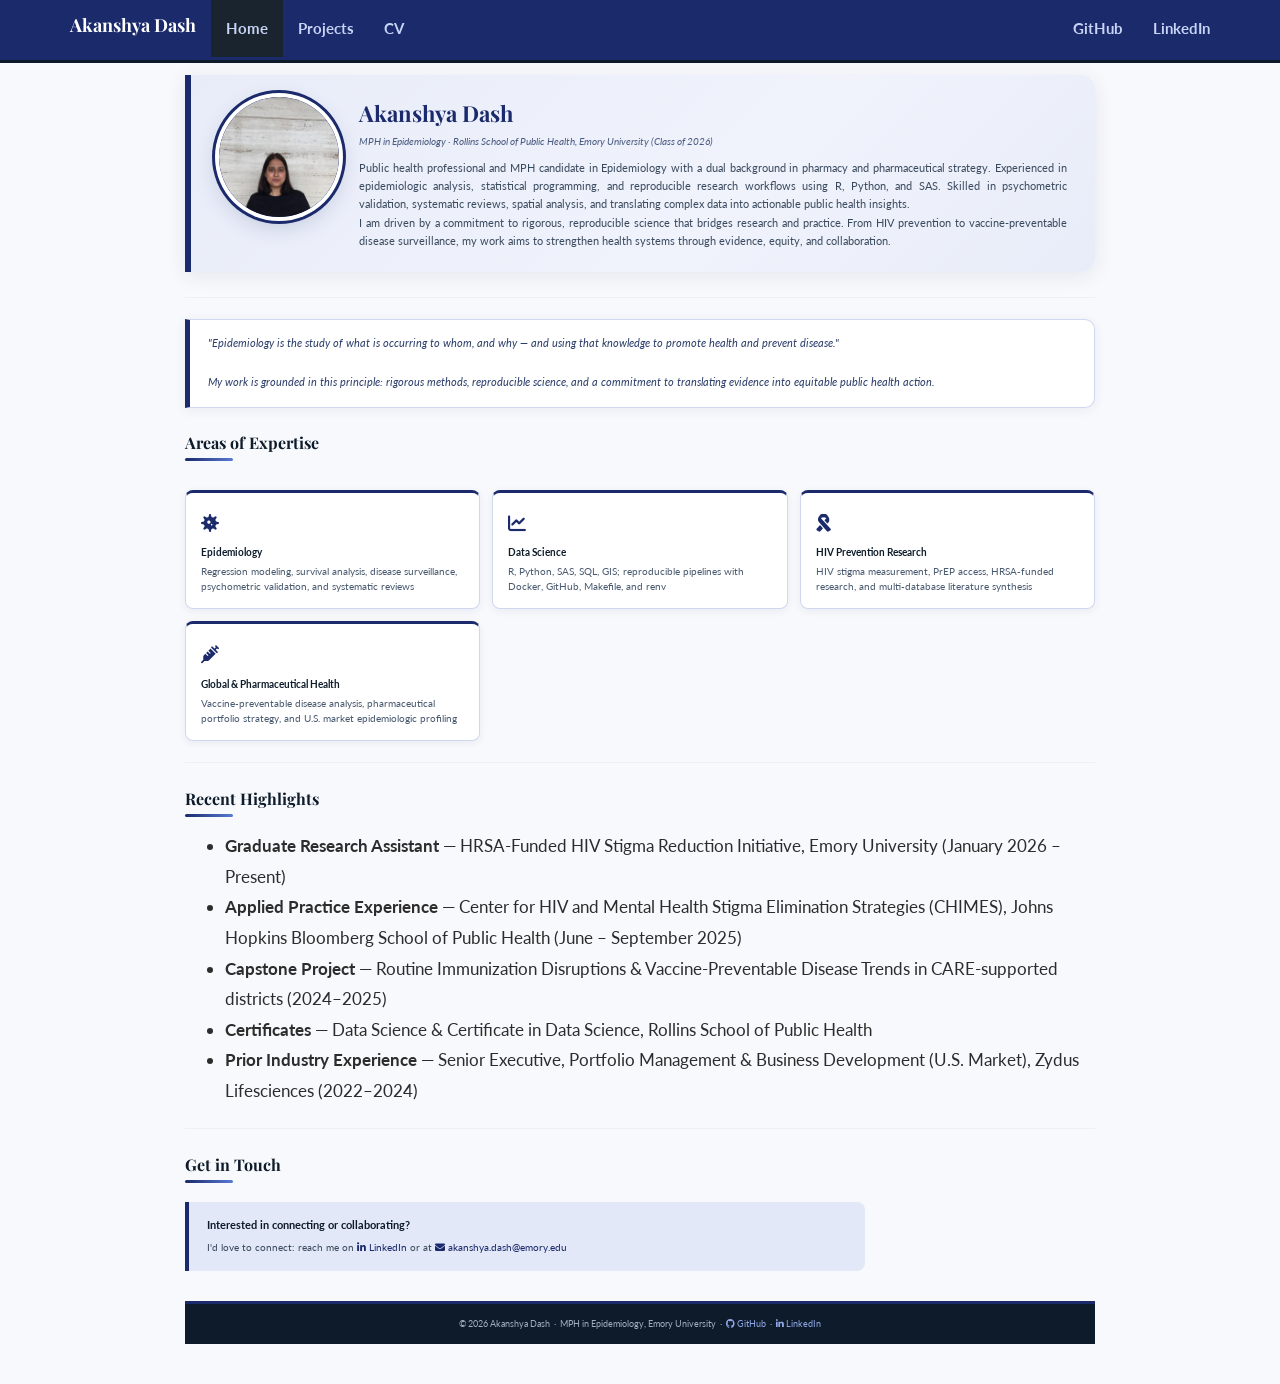
<file: docs/index.html>
<!DOCTYPE html>

<html>

<head>

<meta charset="utf-8" />
<meta name="generator" content="pandoc" />
<meta http-equiv="X-UA-Compatible" content="IE=EDGE" />




<title>index.knit</title>

<script src="site_libs/header-attrs-2.30/header-attrs.js"></script>
<script src="site_libs/jquery-3.6.0/jquery-3.6.0.min.js"></script>
<meta name="viewport" content="width=device-width, initial-scale=1" />
<link href="site_libs/bootstrap-3.3.5/css/flatly.min.css" rel="stylesheet" />
<script src="site_libs/bootstrap-3.3.5/js/bootstrap.min.js"></script>
<script src="site_libs/bootstrap-3.3.5/shim/html5shiv.min.js"></script>
<script src="site_libs/bootstrap-3.3.5/shim/respond.min.js"></script>
<style>h1 {font-size: 34px;}
       h1.title {font-size: 38px;}
       h2 {font-size: 30px;}
       h3 {font-size: 24px;}
       h4 {font-size: 18px;}
       h5 {font-size: 16px;}
       h6 {font-size: 12px;}
       code {color: inherit; background-color: rgba(0, 0, 0, 0.04);}
       pre:not([class]) { background-color: white }</style>
<script src="site_libs/navigation-1.1/tabsets.js"></script>
<link href="site_libs/highlightjs-9.12.0/default.css" rel="stylesheet" />
<script src="site_libs/highlightjs-9.12.0/highlight.js"></script>
<!-- Favicon: navy circle with AD initials -->
<link rel="icon" href="data:image/svg+xml,<svg xmlns='http://www.w3.org/2000/svg' viewBox='0 0 100 100'><circle cx='50' cy='50' r='50' fill='%231b2a6b'/><text x='50' y='65' font-family='Georgia,serif' font-size='38' font-weight='bold' text-anchor='middle' fill='white'>AD</text></svg>">

<!-- Font Awesome for social icons -->
<link rel="stylesheet" href="https://cdnjs.cloudflare.com/ajax/libs/font-awesome/6.5.0/css/all.min.css" integrity="sha512-Avb2QiuDEEvB4bZJYdft2mNjVShBftLdPG8FJ0V7irTLQ8Tnx8e/hbT/EKV8IssGEBe2qJDMaLKUQ3gHqUyw==" crossorigin="anonymous" referrerpolicy="no-referrer" />

<!-- Google Fonts -->
<link rel="preconnect" href="https://fonts.googleapis.com">
<link rel="preconnect" href="https://fonts.gstatic.com" crossorigin>
<link href="https://fonts.googleapis.com/css2?family=Lato:wght@300;400;700&family=Playfair+Display:wght@400;700&display=swap" rel="stylesheet">

<style type="text/css">
  code{white-space: pre-wrap;}
  span.smallcaps{font-variant: small-caps;}
  span.underline{text-decoration: underline;}
  div.column{display: inline-block; vertical-align: top; width: 50%;}
  div.hanging-indent{margin-left: 1.5em; text-indent: -1.5em;}
  ul.task-list{list-style: none;}
    </style>

<style type="text/css">code{white-space: pre;}</style>
<script type="text/javascript">
if (window.hljs) {
  hljs.configure({languages: []});
  hljs.initHighlightingOnLoad();
  if (document.readyState && document.readyState === "complete") {
    window.setTimeout(function() { hljs.initHighlighting(); }, 0);
  }
}
</script>






<link rel="stylesheet" href="styles.css" type="text/css" />



<style type = "text/css">
.main-container {
  max-width: 940px;
  margin-left: auto;
  margin-right: auto;
}
img {
  max-width:100%;
}
.tabbed-pane {
  padding-top: 12px;
}
.html-widget {
  margin-bottom: 20px;
}
button.code-folding-btn:focus {
  outline: none;
}
summary {
  display: list-item;
}
details > summary > p:only-child {
  display: inline;
}
pre code {
  padding: 0;
}
</style>


<style type="text/css">
.dropdown-submenu {
  position: relative;
}
.dropdown-submenu>.dropdown-menu {
  top: 0;
  left: 100%;
  margin-top: -6px;
  margin-left: -1px;
  border-radius: 0 6px 6px 6px;
}
.dropdown-submenu:hover>.dropdown-menu {
  display: block;
}
.dropdown-submenu>a:after {
  display: block;
  content: " ";
  float: right;
  width: 0;
  height: 0;
  border-color: transparent;
  border-style: solid;
  border-width: 5px 0 5px 5px;
  border-left-color: #cccccc;
  margin-top: 5px;
  margin-right: -10px;
}
.dropdown-submenu:hover>a:after {
  border-left-color: #adb5bd;
}
.dropdown-submenu.pull-left {
  float: none;
}
.dropdown-submenu.pull-left>.dropdown-menu {
  left: -100%;
  margin-left: 10px;
  border-radius: 6px 0 6px 6px;
}
</style>

<script type="text/javascript">
// manage active state of menu based on current page
$(document).ready(function () {
  // active menu anchor
  href = window.location.pathname
  href = href.substr(href.lastIndexOf('/') + 1)
  if (href === "")
    href = "index.html";
  var menuAnchor = $('a[href="' + href + '"]');

  // mark the anchor link active (and if it's in a dropdown, also mark that active)
  var dropdown = menuAnchor.closest('li.dropdown');
  if (window.bootstrap) { // Bootstrap 4+
    menuAnchor.addClass('active');
    dropdown.find('> .dropdown-toggle').addClass('active');
  } else { // Bootstrap 3
    menuAnchor.parent().addClass('active');
    dropdown.addClass('active');
  }

  // Navbar adjustments
  var navHeight = $(".navbar").first().height() + 15;
  var style = document.createElement('style');
  var pt = "padding-top: " + navHeight + "px; ";
  var mt = "margin-top: -" + navHeight + "px; ";
  var css = "";
  // offset scroll position for anchor links (for fixed navbar)
  for (var i = 1; i <= 6; i++) {
    css += ".section h" + i + "{ " + pt + mt + "}\n";
  }
  style.innerHTML = "body {" + pt + "padding-bottom: 40px; }\n" + css;
  document.head.appendChild(style);
});
</script>

<!-- tabsets -->

<style type="text/css">
.tabset-dropdown > .nav-tabs {
  display: inline-table;
  max-height: 500px;
  min-height: 44px;
  overflow-y: auto;
  border: 1px solid #ddd;
  border-radius: 4px;
}

.tabset-dropdown > .nav-tabs > li.active:before, .tabset-dropdown > .nav-tabs.nav-tabs-open:before {
  content: "\e259";
  font-family: 'Glyphicons Halflings';
  display: inline-block;
  padding: 10px;
  border-right: 1px solid #ddd;
}

.tabset-dropdown > .nav-tabs.nav-tabs-open > li.active:before {
  content: "\e258";
  font-family: 'Glyphicons Halflings';
  border: none;
}

.tabset-dropdown > .nav-tabs > li.active {
  display: block;
}

.tabset-dropdown > .nav-tabs > li > a,
.tabset-dropdown > .nav-tabs > li > a:focus,
.tabset-dropdown > .nav-tabs > li > a:hover {
  border: none;
  display: inline-block;
  border-radius: 4px;
  background-color: transparent;
}

.tabset-dropdown > .nav-tabs.nav-tabs-open > li {
  display: block;
  float: none;
}

.tabset-dropdown > .nav-tabs > li {
  display: none;
}
</style>

<!-- code folding -->




</head>

<body>


<div class="container-fluid main-container">




<div class="navbar navbar-default  navbar-fixed-top" role="navigation">
  <div class="container">
    <div class="navbar-header">
      <button type="button" class="navbar-toggle collapsed" data-toggle="collapse" data-bs-toggle="collapse" data-target="#navbar" data-bs-target="#navbar">
        <span class="icon-bar"></span>
        <span class="icon-bar"></span>
        <span class="icon-bar"></span>
      </button>
      <a class="navbar-brand" href="index.html">Akanshya Dash</a>
    </div>
    <div id="navbar" class="navbar-collapse collapse">
      <ul class="nav navbar-nav">
        <li>
  <a href="index.html">Home</a>
</li>
<li>
  <a href="projects.html">Projects</a>
</li>
<li>
  <a href="cv.html">CV</a>
</li>
      </ul>
      <ul class="nav navbar-nav navbar-right">
        <li>
  <a href="https://github.com/Akanshya1998">GitHub</a>
</li>
<li>
  <a href="https://www.linkedin.com/in/akanshyadash/">LinkedIn</a>
</li>
      </ul>
    </div><!--/.nav-collapse -->
  </div><!--/.container -->
</div><!--/.navbar -->

<div id="header">




</div>


<div class="profile-section">
  <div class="profile-avatar"><img src="photo.jpg" alt="Akanshya Dash" width="120" height="120"></div>
  <div class="profile-info">
    <h1>Akanshya Dash</h1>
    <p class="tagline">MPH in Epidemiology &middot; Rollins School of Public Health, Emory University (Class of 2026)</p>
    <p>Public health professional and MPH candidate in Epidemiology with a dual background in pharmacy and pharmaceutical strategy. Experienced in epidemiologic analysis, statistical programming, and reproducible research workflows using R, Python, and SAS. Skilled in psychometric validation, systematic reviews, spatial analysis, and translating complex data into actionable public health insights.</p>
    <p>I am driven by a commitment to rigorous, reproducible science that bridges research and practice. From HIV prevention to vaccine-preventable disease surveillance, my work aims to strengthen health systems through evidence, equity, and collaboration.</p>
  </div>
</div>
<hr />
<div class="callout-box">
  "Epidemiology is the study of what is occurring to whom, and why &mdash; and using that knowledge to promote health and prevent disease."
  <br><br>
  My work is grounded in this principle: rigorous methods, reproducible science, and a commitment to translating evidence into equitable public health action.
</div>
<div id="areas-of-expertise" class="section level2">
<h2>Areas of Expertise</h2>
<div class="highlights-grid">
  <div class="highlight-card">
    <div class="card-icon"><i class="fas fa-virus"></i></div>
    <h4>Epidemiology</h4>
    <p>Regression modeling, survival analysis, disease surveillance, psychometric validation, and systematic reviews</p>
  </div>
  <div class="highlight-card">
    <div class="card-icon"><i class="fas fa-chart-line"></i></div>
    <h4>Data Science</h4>
    <p>R, Python, SAS, SQL, GIS; reproducible pipelines with Docker, GitHub, Makefile, and renv</p>
  </div>
  <div class="highlight-card">
    <div class="card-icon"><i class="fas fa-ribbon"></i></div>
    <h4>HIV Prevention Research</h4>
    <p>HIV stigma measurement, PrEP access, HRSA-funded research, and multi-database literature synthesis</p>
  </div>
  <div class="highlight-card">
    <div class="card-icon"><i class="fas fa-syringe"></i></div>
    <h4>Global & Pharmaceutical Health</h4>
    <p>Vaccine-preventable disease analysis, pharmaceutical portfolio strategy, and U.S. market epidemiologic profiling</p>
  </div>
</div>
<hr />
</div>
<div id="recent-highlights" class="section level2">
<h2>Recent Highlights</h2>
<ul>
<li><strong>Graduate Research Assistant</strong> — HRSA-Funded HIV
Stigma Reduction Initiative, Emory University (January 2026 –
Present)</li>
<li><strong>Applied Practice Experience</strong> — Center for HIV and
Mental Health Stigma Elimination Strategies (CHIMES), Johns Hopkins
Bloomberg School of Public Health (June – September 2025)</li>
<li><strong>Capstone Project</strong> — Routine Immunization Disruptions
&amp; Vaccine-Preventable Disease Trends in CARE-supported districts
(2024–2025)</li>
<li><strong>Certificates</strong> — Data Science &amp; Certificate in
Data Science, Rollins School of Public Health</li>
<li><strong>Prior Industry Experience</strong> — Senior Executive,
Portfolio Management &amp; Business Development (U.S. Market), Zydus
Lifesciences (2022–2024)</li>
</ul>
<hr />
</div>
<div id="get-in-touch" class="section level2">
<h2>Get in Touch</h2>
<div style="background:#e2e8f8; border-left:4px solid #1b2a6b; border-radius:0 8px 8px 0; padding:1.4rem 1.8rem; margin-top:0.5rem; max-width:680px;">
  <p style="margin:0 0 0.5rem; font-weight:700; color:#0d1b2a; font-size:1.05rem;">Interested in connecting or collaborating?</p>
  <p style="margin:0; font-size:1rem; color:#3a4a5e; line-height:1.75;">
    I'd love to connect: reach me on 
    <a href="https://www.linkedin.com/in/akanshyadash/" target="_blank"><i class="fab fa-linkedin-in"></i> LinkedIn</a> 
    or at 
    <a href="mailto:akanshya.dash@emory.edu"><i class="fas fa-envelope"></i> akanshya.dash@emory.edu</a>
  </p>
</div>
</div>

<style>
.site-footer {
  background-color: #0d1b2a;
  color: #a0aec0;
  text-align: center;
  padding: 1.2rem 1rem;
  font-family: 'Lato', sans-serif;
  font-size: 0.9rem;
  margin-top: 3rem;
  border-top: 3px solid #1b2a6b;
}
.site-footer a {
  color: #90a8e8;
  text-decoration: none;
}
.site-footer a:hover {
  color: #ffffff;
}
</style>

<footer class="site-footer">
  <p style="margin:0;">
    &copy; 2026 Akanshya Dash &nbsp;&middot;&nbsp;
    MPH in Epidemiology, Emory University &nbsp;&middot;&nbsp;
    <a href="https://github.com/Akanshya1998" target="_blank"><i class="fab fa-github"></i> GitHub</a>
    &nbsp;&middot;&nbsp;
    <a href="https://www.linkedin.com/in/akanshyadash/" target="_blank"><i class="fab fa-linkedin-in"></i> LinkedIn</a>
  </p>
</footer>



</div>

<script>

// add bootstrap table styles to pandoc tables
function bootstrapStylePandocTables() {
  $('tr.odd').parent('tbody').parent('table').addClass('table table-condensed');
}
$(document).ready(function () {
  bootstrapStylePandocTables();
});


</script>

<!-- tabsets -->

<script>
$(document).ready(function () {
  window.buildTabsets("TOC");
});

$(document).ready(function () {
  $('.tabset-dropdown > .nav-tabs > li').click(function () {
    $(this).parent().toggleClass('nav-tabs-open');
  });
});
</script>

<!-- code folding -->


<!-- dynamically load mathjax for compatibility with self-contained -->
<script>
  (function () {
    var script = document.createElement("script");
    script.type = "text/javascript";
    script.src  = "https://mathjax.rstudio.com/latest/MathJax.js?config=TeX-AMS-MML_HTMLorMML";
    document.getElementsByTagName("head")[0].appendChild(script);
  })();
</script>

</body>
</html>
</file>
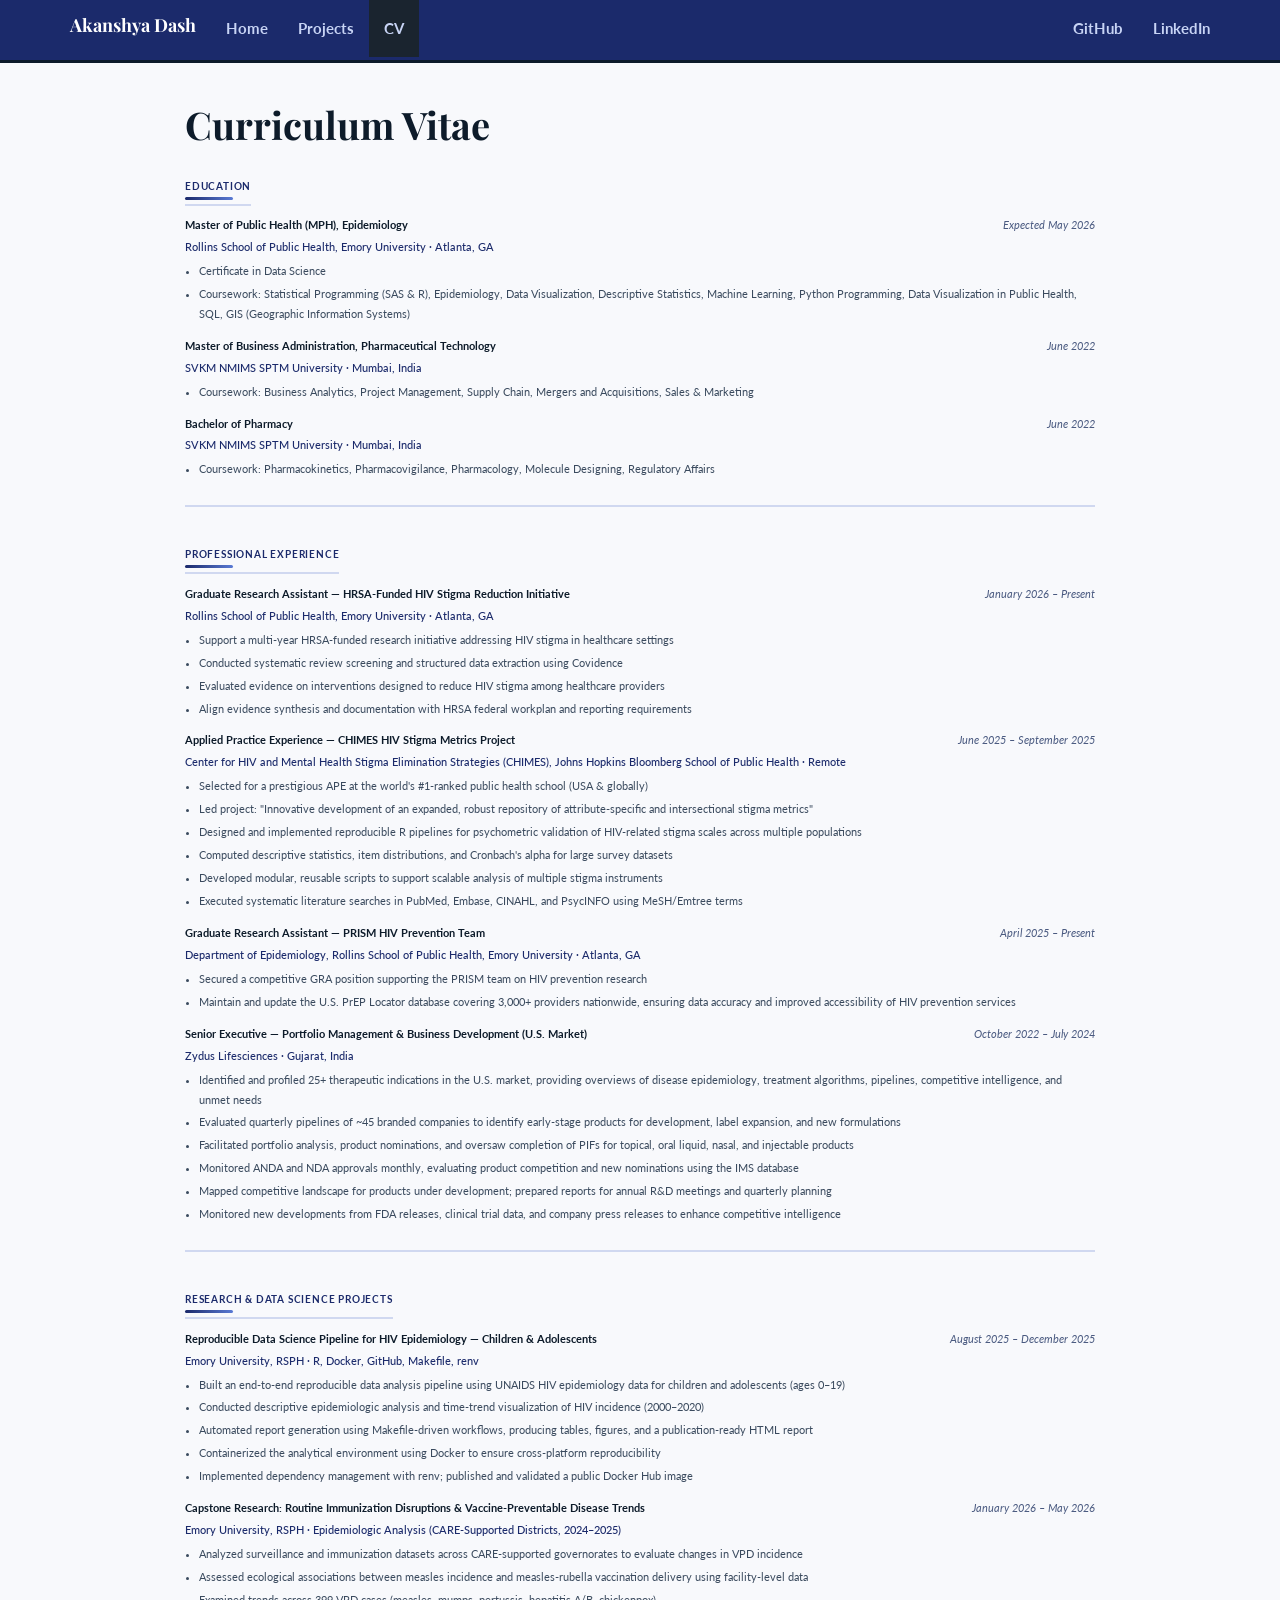
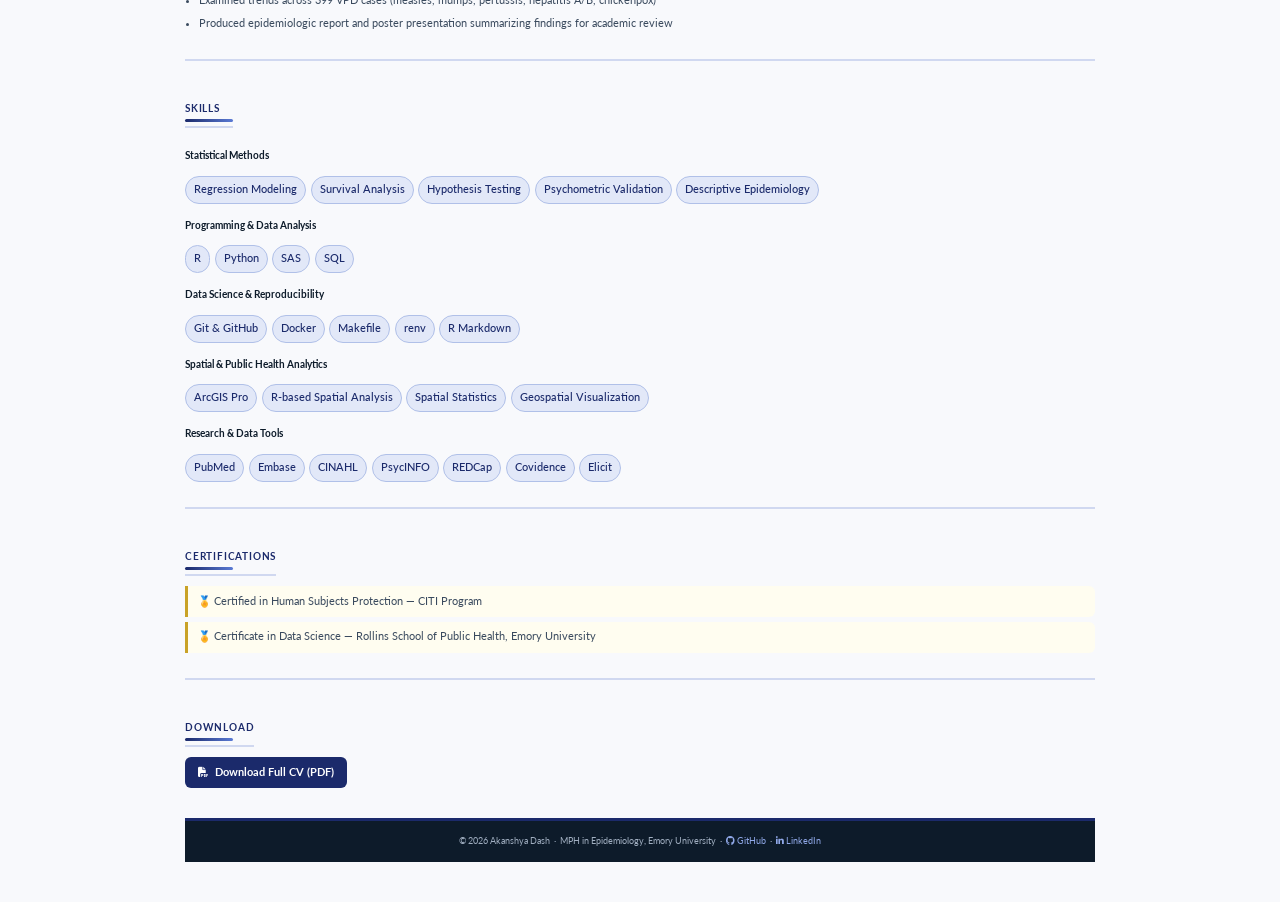
<file: docs/cv.html>
<!DOCTYPE html>

<html>

<head>

<meta charset="utf-8" />
<meta name="generator" content="pandoc" />
<meta http-equiv="X-UA-Compatible" content="IE=EDGE" />




<title>Curriculum Vitae</title>

<script src="site_libs/header-attrs-2.30/header-attrs.js"></script>
<script src="site_libs/jquery-3.6.0/jquery-3.6.0.min.js"></script>
<meta name="viewport" content="width=device-width, initial-scale=1" />
<link href="site_libs/bootstrap-3.3.5/css/flatly.min.css" rel="stylesheet" />
<script src="site_libs/bootstrap-3.3.5/js/bootstrap.min.js"></script>
<script src="site_libs/bootstrap-3.3.5/shim/html5shiv.min.js"></script>
<script src="site_libs/bootstrap-3.3.5/shim/respond.min.js"></script>
<style>h1 {font-size: 34px;}
       h1.title {font-size: 38px;}
       h2 {font-size: 30px;}
       h3 {font-size: 24px;}
       h4 {font-size: 18px;}
       h5 {font-size: 16px;}
       h6 {font-size: 12px;}
       code {color: inherit; background-color: rgba(0, 0, 0, 0.04);}
       pre:not([class]) { background-color: white }</style>
<script src="site_libs/navigation-1.1/tabsets.js"></script>
<link href="site_libs/highlightjs-9.12.0/default.css" rel="stylesheet" />
<script src="site_libs/highlightjs-9.12.0/highlight.js"></script>
<!-- Favicon: navy circle with AD initials -->
<link rel="icon" href="data:image/svg+xml,<svg xmlns='http://www.w3.org/2000/svg' viewBox='0 0 100 100'><circle cx='50' cy='50' r='50' fill='%231b2a6b'/><text x='50' y='65' font-family='Georgia,serif' font-size='38' font-weight='bold' text-anchor='middle' fill='white'>AD</text></svg>">

<!-- Font Awesome for social icons -->
<link rel="stylesheet" href="https://cdnjs.cloudflare.com/ajax/libs/font-awesome/6.5.0/css/all.min.css" integrity="sha512-Avb2QiuDEEvB4bZJYdft2mNjVShBftLdPG8FJ0V7irTLQ8Tnx8e/hbT/EKV8IssGEBe2qJDMaLKUQ3gHqUyw==" crossorigin="anonymous" referrerpolicy="no-referrer" />

<!-- Google Fonts -->
<link rel="preconnect" href="https://fonts.googleapis.com">
<link rel="preconnect" href="https://fonts.gstatic.com" crossorigin>
<link href="https://fonts.googleapis.com/css2?family=Lato:wght@300;400;700&family=Playfair+Display:wght@400;700&display=swap" rel="stylesheet">

<style type="text/css">
  code{white-space: pre-wrap;}
  span.smallcaps{font-variant: small-caps;}
  span.underline{text-decoration: underline;}
  div.column{display: inline-block; vertical-align: top; width: 50%;}
  div.hanging-indent{margin-left: 1.5em; text-indent: -1.5em;}
  ul.task-list{list-style: none;}
    </style>

<style type="text/css">code{white-space: pre;}</style>
<script type="text/javascript">
if (window.hljs) {
  hljs.configure({languages: []});
  hljs.initHighlightingOnLoad();
  if (document.readyState && document.readyState === "complete") {
    window.setTimeout(function() { hljs.initHighlighting(); }, 0);
  }
}
</script>






<link rel="stylesheet" href="styles.css" type="text/css" />



<style type = "text/css">
.main-container {
  max-width: 940px;
  margin-left: auto;
  margin-right: auto;
}
img {
  max-width:100%;
}
.tabbed-pane {
  padding-top: 12px;
}
.html-widget {
  margin-bottom: 20px;
}
button.code-folding-btn:focus {
  outline: none;
}
summary {
  display: list-item;
}
details > summary > p:only-child {
  display: inline;
}
pre code {
  padding: 0;
}
</style>


<style type="text/css">
.dropdown-submenu {
  position: relative;
}
.dropdown-submenu>.dropdown-menu {
  top: 0;
  left: 100%;
  margin-top: -6px;
  margin-left: -1px;
  border-radius: 0 6px 6px 6px;
}
.dropdown-submenu:hover>.dropdown-menu {
  display: block;
}
.dropdown-submenu>a:after {
  display: block;
  content: " ";
  float: right;
  width: 0;
  height: 0;
  border-color: transparent;
  border-style: solid;
  border-width: 5px 0 5px 5px;
  border-left-color: #cccccc;
  margin-top: 5px;
  margin-right: -10px;
}
.dropdown-submenu:hover>a:after {
  border-left-color: #adb5bd;
}
.dropdown-submenu.pull-left {
  float: none;
}
.dropdown-submenu.pull-left>.dropdown-menu {
  left: -100%;
  margin-left: 10px;
  border-radius: 6px 0 6px 6px;
}
</style>

<script type="text/javascript">
// manage active state of menu based on current page
$(document).ready(function () {
  // active menu anchor
  href = window.location.pathname
  href = href.substr(href.lastIndexOf('/') + 1)
  if (href === "")
    href = "index.html";
  var menuAnchor = $('a[href="' + href + '"]');

  // mark the anchor link active (and if it's in a dropdown, also mark that active)
  var dropdown = menuAnchor.closest('li.dropdown');
  if (window.bootstrap) { // Bootstrap 4+
    menuAnchor.addClass('active');
    dropdown.find('> .dropdown-toggle').addClass('active');
  } else { // Bootstrap 3
    menuAnchor.parent().addClass('active');
    dropdown.addClass('active');
  }

  // Navbar adjustments
  var navHeight = $(".navbar").first().height() + 15;
  var style = document.createElement('style');
  var pt = "padding-top: " + navHeight + "px; ";
  var mt = "margin-top: -" + navHeight + "px; ";
  var css = "";
  // offset scroll position for anchor links (for fixed navbar)
  for (var i = 1; i <= 6; i++) {
    css += ".section h" + i + "{ " + pt + mt + "}\n";
  }
  style.innerHTML = "body {" + pt + "padding-bottom: 40px; }\n" + css;
  document.head.appendChild(style);
});
</script>

<!-- tabsets -->

<style type="text/css">
.tabset-dropdown > .nav-tabs {
  display: inline-table;
  max-height: 500px;
  min-height: 44px;
  overflow-y: auto;
  border: 1px solid #ddd;
  border-radius: 4px;
}

.tabset-dropdown > .nav-tabs > li.active:before, .tabset-dropdown > .nav-tabs.nav-tabs-open:before {
  content: "\e259";
  font-family: 'Glyphicons Halflings';
  display: inline-block;
  padding: 10px;
  border-right: 1px solid #ddd;
}

.tabset-dropdown > .nav-tabs.nav-tabs-open > li.active:before {
  content: "\e258";
  font-family: 'Glyphicons Halflings';
  border: none;
}

.tabset-dropdown > .nav-tabs > li.active {
  display: block;
}

.tabset-dropdown > .nav-tabs > li > a,
.tabset-dropdown > .nav-tabs > li > a:focus,
.tabset-dropdown > .nav-tabs > li > a:hover {
  border: none;
  display: inline-block;
  border-radius: 4px;
  background-color: transparent;
}

.tabset-dropdown > .nav-tabs.nav-tabs-open > li {
  display: block;
  float: none;
}

.tabset-dropdown > .nav-tabs > li {
  display: none;
}
</style>

<!-- code folding -->




</head>

<body>


<div class="container-fluid main-container">




<div class="navbar navbar-default  navbar-fixed-top" role="navigation">
  <div class="container">
    <div class="navbar-header">
      <button type="button" class="navbar-toggle collapsed" data-toggle="collapse" data-bs-toggle="collapse" data-target="#navbar" data-bs-target="#navbar">
        <span class="icon-bar"></span>
        <span class="icon-bar"></span>
        <span class="icon-bar"></span>
      </button>
      <a class="navbar-brand" href="index.html">Akanshya Dash</a>
    </div>
    <div id="navbar" class="navbar-collapse collapse">
      <ul class="nav navbar-nav">
        <li>
  <a href="index.html">Home</a>
</li>
<li>
  <a href="projects.html">Projects</a>
</li>
<li>
  <a href="cv.html">CV</a>
</li>
      </ul>
      <ul class="nav navbar-nav navbar-right">
        <li>
  <a href="https://github.com/Akanshya1998">GitHub</a>
</li>
<li>
  <a href="https://www.linkedin.com/in/akanshyadash/">LinkedIn</a>
</li>
      </ul>
    </div><!--/.nav-collapse -->
  </div><!--/.container -->
</div><!--/.navbar -->

<div id="header">



<h1 class="title toc-ignore">Curriculum Vitae</h1>

</div>


<div class="cv-section">
  <h2>Education</h2>

  <div class="cv-entry">
    <span class="cv-entry-title">Master of Public Health (MPH), Epidemiology</span>
    <span class="cv-entry-date">Expected May 2026</span>
  </div>
  <div class="cv-entry-org">Rollins School of Public Health, Emory University &middot; Atlanta, GA</div>
  <ul class="cv-bullets">
    <li>Certificate in Data Science</li>
    <li>Coursework: Statistical Programming (SAS &amp; R), Epidemiology, Data Visualization, Descriptive Statistics, Machine Learning, Python Programming, Data Visualization in Public Health, SQL, GIS (Geographic Information Systems)</li>
  </ul>

  <div class="cv-entry">
    <span class="cv-entry-title">Master of Business Administration, Pharmaceutical Technology</span>
    <span class="cv-entry-date">June 2022</span>
  </div>
  <div class="cv-entry-org">SVKM NMIMS SPTM University &middot; Mumbai, India</div>
  <ul class="cv-bullets">
    <li>Coursework: Business Analytics, Project Management, Supply Chain, Mergers and Acquisitions, Sales &amp; Marketing</li>
  </ul>

  <div class="cv-entry">
    <span class="cv-entry-title">Bachelor of Pharmacy</span>
    <span class="cv-entry-date">June 2022</span>
  </div>
  <div class="cv-entry-org">SVKM NMIMS SPTM University &middot; Mumbai, India</div>
  <ul class="cv-bullets">
    <li>Coursework: Pharmacokinetics, Pharmacovigilance, Pharmacology, Molecule Designing, Regulatory Affairs</li>
  </ul>
</div>

<hr class="section-divider">

<div class="cv-section">
  <h2>Professional Experience</h2>

  <div class="cv-entry">
    <span class="cv-entry-title">Graduate Research Assistant — HRSA-Funded HIV Stigma Reduction Initiative</span>
    <span class="cv-entry-date">January 2026 &ndash; Present</span>
  </div>
  <div class="cv-entry-org">Rollins School of Public Health, Emory University &middot; Atlanta, GA</div>
  <ul class="cv-bullets">
    <li>Support a multi-year HRSA-funded research initiative addressing HIV stigma in healthcare settings</li>
    <li>Conducted systematic review screening and structured data extraction using Covidence</li>
    <li>Evaluated evidence on interventions designed to reduce HIV stigma among healthcare providers</li>
    <li>Align evidence synthesis and documentation with HRSA federal workplan and reporting requirements</li>
  </ul>

  <div class="cv-entry">
    <span class="cv-entry-title">Applied Practice Experience — CHIMES HIV Stigma Metrics Project</span>
    <span class="cv-entry-date">June 2025 &ndash; September 2025</span>
  </div>
  <div class="cv-entry-org">Center for HIV and Mental Health Stigma Elimination Strategies (CHIMES), Johns Hopkins Bloomberg School of Public Health &middot; Remote</div>
  <ul class="cv-bullets">
    <li>Selected for a prestigious APE at the world's #1-ranked public health school (USA &amp; globally)</li>
    <li>Led project: "Innovative development of an expanded, robust repository of attribute-specific and intersectional stigma metrics"</li>
    <li>Designed and implemented reproducible R pipelines for psychometric validation of HIV-related stigma scales across multiple populations</li>
    <li>Computed descriptive statistics, item distributions, and Cronbach's alpha for large survey datasets</li>
    <li>Developed modular, reusable scripts to support scalable analysis of multiple stigma instruments</li>
    <li>Executed systematic literature searches in PubMed, Embase, CINAHL, and PsycINFO using MeSH/Emtree terms</li>
  </ul>

  <div class="cv-entry">
    <span class="cv-entry-title">Graduate Research Assistant — PRISM HIV Prevention Team</span>
    <span class="cv-entry-date">April 2025 &ndash; Present</span>
  </div>
  <div class="cv-entry-org">Department of Epidemiology, Rollins School of Public Health, Emory University &middot; Atlanta, GA</div>
  <ul class="cv-bullets">
    <li>Secured a competitive GRA position supporting the PRISM team on HIV prevention research</li>
    <li>Maintain and update the U.S. PrEP Locator database covering 3,000+ providers nationwide, ensuring data accuracy and improved accessibility of HIV prevention services</li>
  </ul>

  <div class="cv-entry">
    <span class="cv-entry-title">Senior Executive — Portfolio Management &amp; Business Development (U.S. Market)</span>
    <span class="cv-entry-date">October 2022 &ndash; July 2024</span>
  </div>
  <div class="cv-entry-org">Zydus Lifesciences &middot; Gujarat, India</div>
  <ul class="cv-bullets">
    <li>Identified and profiled 25+ therapeutic indications in the U.S. market, providing overviews of disease epidemiology, treatment algorithms, pipelines, competitive intelligence, and unmet needs</li>
    <li>Evaluated quarterly pipelines of ~45 branded companies to identify early-stage products for development, label expansion, and new formulations</li>
    <li>Facilitated portfolio analysis, product nominations, and oversaw completion of PIFs for topical, oral liquid, nasal, and injectable products</li>
    <li>Monitored ANDA and NDA approvals monthly, evaluating product competition and new nominations using the IMS database</li>
    <li>Mapped competitive landscape for products under development; prepared reports for annual R&amp;D meetings and quarterly planning</li>
    <li>Monitored new developments from FDA releases, clinical trial data, and company press releases to enhance competitive intelligence</li>
  </ul>
</div>

<hr class="section-divider">

<div class="cv-section">
  <h2>Research &amp; Data Science Projects</h2>

  <div class="cv-entry">
    <span class="cv-entry-title">Reproducible Data Science Pipeline for HIV Epidemiology — Children &amp; Adolescents</span>
    <span class="cv-entry-date">August 2025 &ndash; December 2025</span>
  </div>
  <div class="cv-entry-org">Emory University, RSPH &middot; R, Docker, GitHub, Makefile, renv</div>
  <ul class="cv-bullets">
    <li>Built an end-to-end reproducible data analysis pipeline using UNAIDS HIV epidemiology data for children and adolescents (ages 0–19)</li>
    <li>Conducted descriptive epidemiologic analysis and time-trend visualization of HIV incidence (2000–2020)</li>
    <li>Automated report generation using Makefile-driven workflows, producing tables, figures, and a publication-ready HTML report</li>
    <li>Containerized the analytical environment using Docker to ensure cross-platform reproducibility</li>
    <li>Implemented dependency management with renv; published and validated a public Docker Hub image</li>
  </ul>

  <div class="cv-entry">
    <span class="cv-entry-title">Capstone Research: Routine Immunization Disruptions &amp; Vaccine-Preventable Disease Trends</span>
    <span class="cv-entry-date">January 2026 &ndash; May 2026</span>
  </div>
  <div class="cv-entry-org">Emory University, RSPH &middot; Epidemiologic Analysis (CARE-Supported Districts, 2024–2025)</div>
  <ul class="cv-bullets">
    <li>Analyzed surveillance and immunization datasets across CARE-supported governorates to evaluate changes in VPD incidence</li>
    <li>Assessed ecological associations between measles incidence and measles-rubella vaccination delivery using facility-level data</li>
    <li>Examined trends across 399 VPD cases (measles, mumps, pertussis, hepatitis A/B, chickenpox)</li>
    <li>Produced epidemiologic report and poster presentation summarizing findings for academic review</li>
  </ul>
</div>

<hr class="section-divider">

<div class="cv-section">
  <h2>Skills</h2>

  <p><strong>Statistical Methods</strong></p>
  <div class="skills-grid">
    <span class="skill-tag">Regression Modeling</span>
    <span class="skill-tag">Survival Analysis</span>
    <span class="skill-tag">Hypothesis Testing</span>
    <span class="skill-tag">Psychometric Validation</span>
    <span class="skill-tag">Descriptive Epidemiology</span>
  </div>

  <p><strong>Programming &amp; Data Analysis</strong></p>
  <div class="skills-grid">
    <span class="skill-tag">R</span>
    <span class="skill-tag">Python</span>
    <span class="skill-tag">SAS</span>
    <span class="skill-tag">SQL</span>
  </div>

  <p><strong>Data Science &amp; Reproducibility</strong></p>
  <div class="skills-grid">
    <span class="skill-tag">Git &amp; GitHub</span>
    <span class="skill-tag">Docker</span>
    <span class="skill-tag">Makefile</span>
    <span class="skill-tag">renv</span>
    <span class="skill-tag">R Markdown</span>
  </div>

  <p><strong>Spatial &amp; Public Health Analytics</strong></p>
  <div class="skills-grid">
    <span class="skill-tag">ArcGIS Pro</span>
    <span class="skill-tag">R-based Spatial Analysis</span>
    <span class="skill-tag">Spatial Statistics</span>
    <span class="skill-tag">Geospatial Visualization</span>
  </div>

  <p><strong>Research &amp; Data Tools</strong></p>
  <div class="skills-grid">
    <span class="skill-tag">PubMed</span>
    <span class="skill-tag">Embase</span>
    <span class="skill-tag">CINAHL</span>
    <span class="skill-tag">PsycINFO</span>
    <span class="skill-tag">REDCap</span>
    <span class="skill-tag">Covidence</span>
    <span class="skill-tag">Elicit</span>
  </div>
</div>

<hr class="section-divider">

<div class="cv-section">
  <h2>Certifications</h2>
  <div class="award-item">&#127941; Certified in Human Subjects Protection &mdash; CITI Program</div>
  <div class="award-item">&#127941; Certificate in Data Science &mdash; Rollins School of Public Health, Emory University</div>
</div>

<hr class="section-divider">

<div class="cv-section">
  <h2>Download</h2>
  <p>
    <a href="Akanshya_Dash_Resume.pdf" target="_blank" style="display:inline-block; background:#1b2a6b; color:#fff; padding:0.55rem 1.3rem; border-radius:6px; font-weight:700; text-decoration:none; font-family:'Lato',sans-serif;">
      <i class="fas fa-file-pdf"></i>&nbsp; Download Full CV (PDF)
    </a>
  </p>
</div>

<style>
.site-footer {
  background-color: #0d1b2a;
  color: #a0aec0;
  text-align: center;
  padding: 1.2rem 1rem;
  font-family: 'Lato', sans-serif;
  font-size: 0.9rem;
  margin-top: 3rem;
  border-top: 3px solid #1b2a6b;
}
.site-footer a {
  color: #90a8e8;
  text-decoration: none;
}
.site-footer a:hover {
  color: #ffffff;
}
</style>

<footer class="site-footer">
  <p style="margin:0;">
    &copy; 2026 Akanshya Dash &nbsp;&middot;&nbsp;
    MPH in Epidemiology, Emory University &nbsp;&middot;&nbsp;
    <a href="https://github.com/Akanshya1998" target="_blank"><i class="fab fa-github"></i> GitHub</a>
    &nbsp;&middot;&nbsp;
    <a href="https://www.linkedin.com/in/akanshyadash/" target="_blank"><i class="fab fa-linkedin-in"></i> LinkedIn</a>
  </p>
</footer>



</div>

<script>

// add bootstrap table styles to pandoc tables
function bootstrapStylePandocTables() {
  $('tr.odd').parent('tbody').parent('table').addClass('table table-condensed');
}
$(document).ready(function () {
  bootstrapStylePandocTables();
});


</script>

<!-- tabsets -->

<script>
$(document).ready(function () {
  window.buildTabsets("TOC");
});

$(document).ready(function () {
  $('.tabset-dropdown > .nav-tabs > li').click(function () {
    $(this).parent().toggleClass('nav-tabs-open');
  });
});
</script>

<!-- code folding -->


<!-- dynamically load mathjax for compatibility with self-contained -->
<script>
  (function () {
    var script = document.createElement("script");
    script.type = "text/javascript";
    script.src  = "https://mathjax.rstudio.com/latest/MathJax.js?config=TeX-AMS-MML_HTMLorMML";
    document.getElementsByTagName("head")[0].appendChild(script);
  })();
</script>

</body>
</html>
</file>
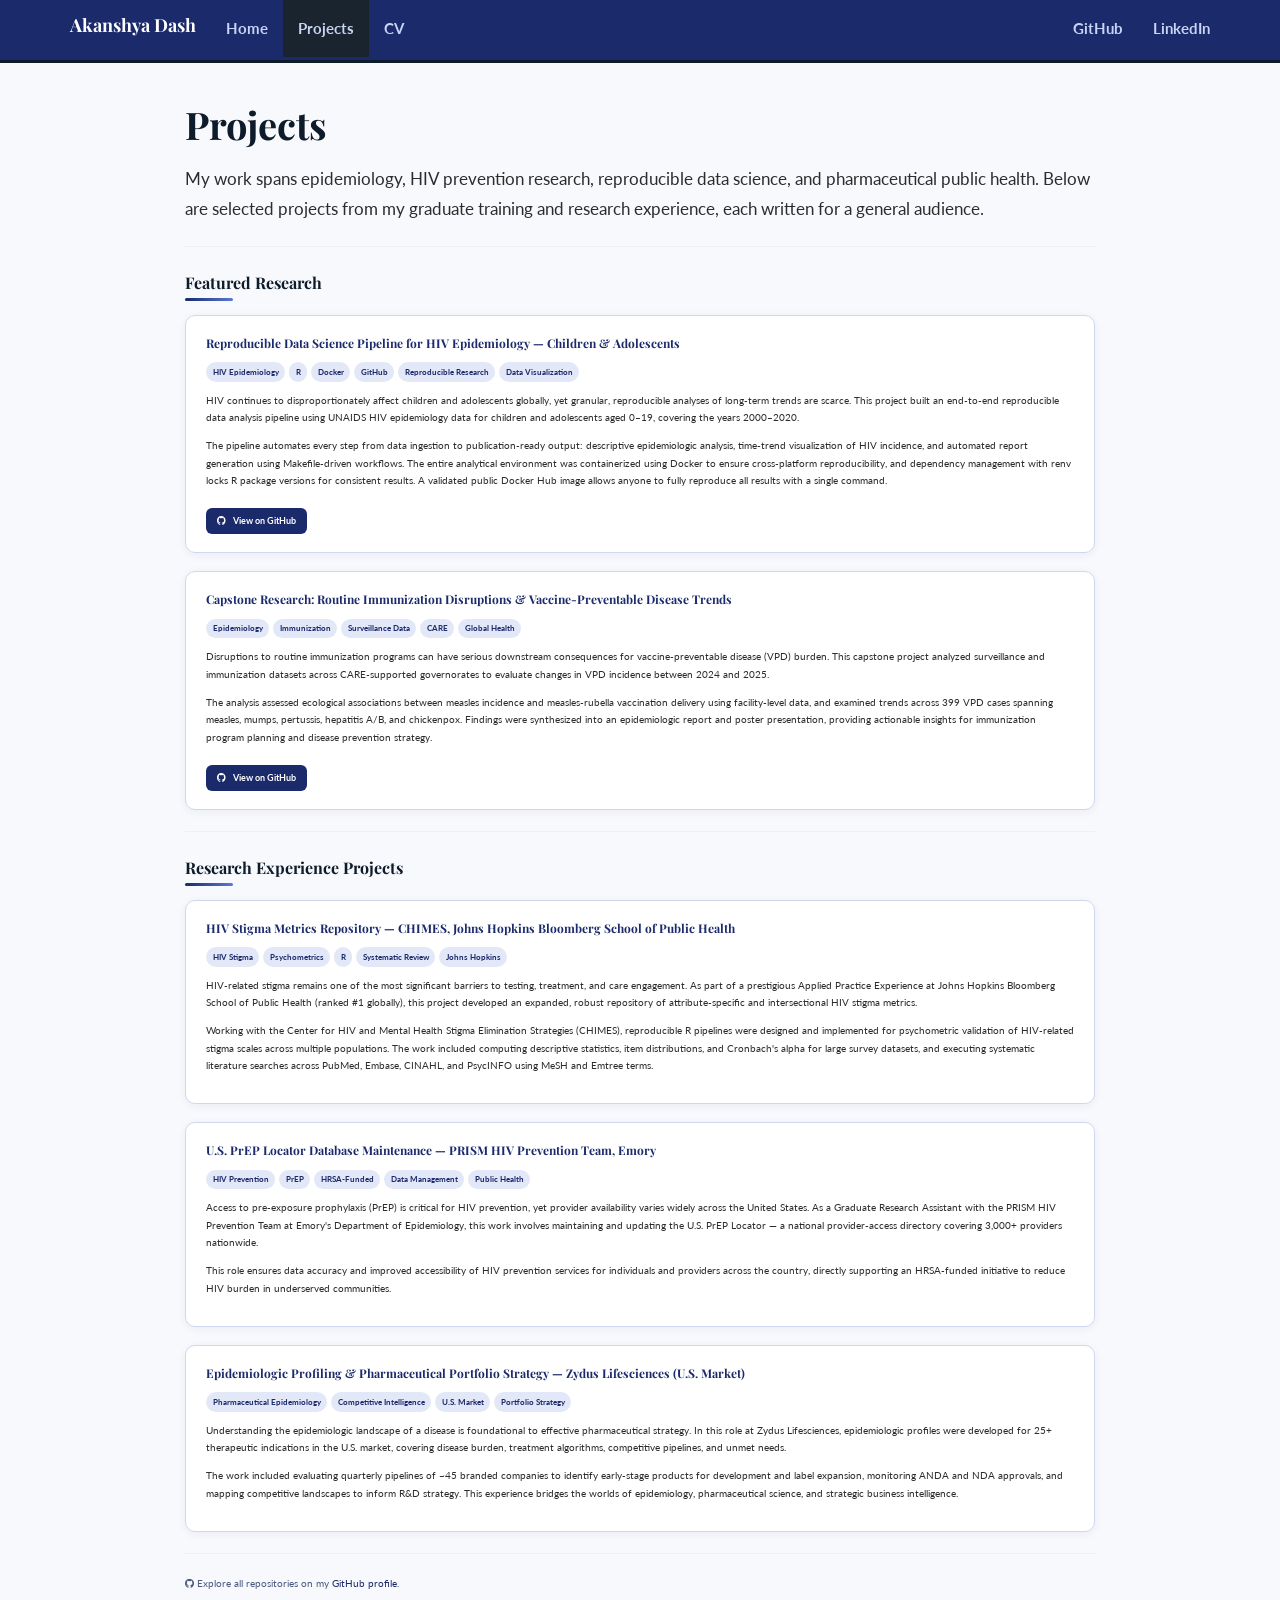
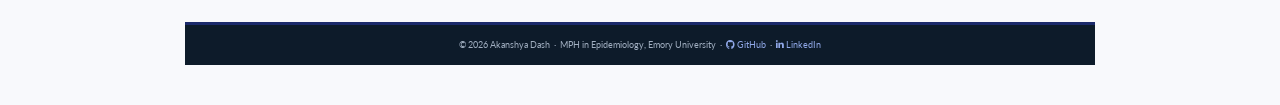
<file: docs/projects.html>
<!DOCTYPE html>

<html>

<head>

<meta charset="utf-8" />
<meta name="generator" content="pandoc" />
<meta http-equiv="X-UA-Compatible" content="IE=EDGE" />




<title>Projects</title>

<script src="site_libs/header-attrs-2.30/header-attrs.js"></script>
<script src="site_libs/jquery-3.6.0/jquery-3.6.0.min.js"></script>
<meta name="viewport" content="width=device-width, initial-scale=1" />
<link href="site_libs/bootstrap-3.3.5/css/flatly.min.css" rel="stylesheet" />
<script src="site_libs/bootstrap-3.3.5/js/bootstrap.min.js"></script>
<script src="site_libs/bootstrap-3.3.5/shim/html5shiv.min.js"></script>
<script src="site_libs/bootstrap-3.3.5/shim/respond.min.js"></script>
<style>h1 {font-size: 34px;}
       h1.title {font-size: 38px;}
       h2 {font-size: 30px;}
       h3 {font-size: 24px;}
       h4 {font-size: 18px;}
       h5 {font-size: 16px;}
       h6 {font-size: 12px;}
       code {color: inherit; background-color: rgba(0, 0, 0, 0.04);}
       pre:not([class]) { background-color: white }</style>
<script src="site_libs/navigation-1.1/tabsets.js"></script>
<link href="site_libs/highlightjs-9.12.0/default.css" rel="stylesheet" />
<script src="site_libs/highlightjs-9.12.0/highlight.js"></script>
<!-- Favicon: navy circle with AD initials -->
<link rel="icon" href="data:image/svg+xml,<svg xmlns='http://www.w3.org/2000/svg' viewBox='0 0 100 100'><circle cx='50' cy='50' r='50' fill='%231b2a6b'/><text x='50' y='65' font-family='Georgia,serif' font-size='38' font-weight='bold' text-anchor='middle' fill='white'>AD</text></svg>">

<!-- Font Awesome for social icons -->
<link rel="stylesheet" href="https://cdnjs.cloudflare.com/ajax/libs/font-awesome/6.5.0/css/all.min.css" integrity="sha512-Avb2QiuDEEvB4bZJYdft2mNjVShBftLdPG8FJ0V7irTLQ8Tnx8e/hbT/EKV8IssGEBe2qJDMaLKUQ3gHqUyw==" crossorigin="anonymous" referrerpolicy="no-referrer" />

<!-- Google Fonts -->
<link rel="preconnect" href="https://fonts.googleapis.com">
<link rel="preconnect" href="https://fonts.gstatic.com" crossorigin>
<link href="https://fonts.googleapis.com/css2?family=Lato:wght@300;400;700&family=Playfair+Display:wght@400;700&display=swap" rel="stylesheet">

<style type="text/css">
  code{white-space: pre-wrap;}
  span.smallcaps{font-variant: small-caps;}
  span.underline{text-decoration: underline;}
  div.column{display: inline-block; vertical-align: top; width: 50%;}
  div.hanging-indent{margin-left: 1.5em; text-indent: -1.5em;}
  ul.task-list{list-style: none;}
    </style>

<style type="text/css">code{white-space: pre;}</style>
<script type="text/javascript">
if (window.hljs) {
  hljs.configure({languages: []});
  hljs.initHighlightingOnLoad();
  if (document.readyState && document.readyState === "complete") {
    window.setTimeout(function() { hljs.initHighlighting(); }, 0);
  }
}
</script>






<link rel="stylesheet" href="styles.css" type="text/css" />



<style type = "text/css">
.main-container {
  max-width: 940px;
  margin-left: auto;
  margin-right: auto;
}
img {
  max-width:100%;
}
.tabbed-pane {
  padding-top: 12px;
}
.html-widget {
  margin-bottom: 20px;
}
button.code-folding-btn:focus {
  outline: none;
}
summary {
  display: list-item;
}
details > summary > p:only-child {
  display: inline;
}
pre code {
  padding: 0;
}
</style>


<style type="text/css">
.dropdown-submenu {
  position: relative;
}
.dropdown-submenu>.dropdown-menu {
  top: 0;
  left: 100%;
  margin-top: -6px;
  margin-left: -1px;
  border-radius: 0 6px 6px 6px;
}
.dropdown-submenu:hover>.dropdown-menu {
  display: block;
}
.dropdown-submenu>a:after {
  display: block;
  content: " ";
  float: right;
  width: 0;
  height: 0;
  border-color: transparent;
  border-style: solid;
  border-width: 5px 0 5px 5px;
  border-left-color: #cccccc;
  margin-top: 5px;
  margin-right: -10px;
}
.dropdown-submenu:hover>a:after {
  border-left-color: #adb5bd;
}
.dropdown-submenu.pull-left {
  float: none;
}
.dropdown-submenu.pull-left>.dropdown-menu {
  left: -100%;
  margin-left: 10px;
  border-radius: 6px 0 6px 6px;
}
</style>

<script type="text/javascript">
// manage active state of menu based on current page
$(document).ready(function () {
  // active menu anchor
  href = window.location.pathname
  href = href.substr(href.lastIndexOf('/') + 1)
  if (href === "")
    href = "index.html";
  var menuAnchor = $('a[href="' + href + '"]');

  // mark the anchor link active (and if it's in a dropdown, also mark that active)
  var dropdown = menuAnchor.closest('li.dropdown');
  if (window.bootstrap) { // Bootstrap 4+
    menuAnchor.addClass('active');
    dropdown.find('> .dropdown-toggle').addClass('active');
  } else { // Bootstrap 3
    menuAnchor.parent().addClass('active');
    dropdown.addClass('active');
  }

  // Navbar adjustments
  var navHeight = $(".navbar").first().height() + 15;
  var style = document.createElement('style');
  var pt = "padding-top: " + navHeight + "px; ";
  var mt = "margin-top: -" + navHeight + "px; ";
  var css = "";
  // offset scroll position for anchor links (for fixed navbar)
  for (var i = 1; i <= 6; i++) {
    css += ".section h" + i + "{ " + pt + mt + "}\n";
  }
  style.innerHTML = "body {" + pt + "padding-bottom: 40px; }\n" + css;
  document.head.appendChild(style);
});
</script>

<!-- tabsets -->

<style type="text/css">
.tabset-dropdown > .nav-tabs {
  display: inline-table;
  max-height: 500px;
  min-height: 44px;
  overflow-y: auto;
  border: 1px solid #ddd;
  border-radius: 4px;
}

.tabset-dropdown > .nav-tabs > li.active:before, .tabset-dropdown > .nav-tabs.nav-tabs-open:before {
  content: "\e259";
  font-family: 'Glyphicons Halflings';
  display: inline-block;
  padding: 10px;
  border-right: 1px solid #ddd;
}

.tabset-dropdown > .nav-tabs.nav-tabs-open > li.active:before {
  content: "\e258";
  font-family: 'Glyphicons Halflings';
  border: none;
}

.tabset-dropdown > .nav-tabs > li.active {
  display: block;
}

.tabset-dropdown > .nav-tabs > li > a,
.tabset-dropdown > .nav-tabs > li > a:focus,
.tabset-dropdown > .nav-tabs > li > a:hover {
  border: none;
  display: inline-block;
  border-radius: 4px;
  background-color: transparent;
}

.tabset-dropdown > .nav-tabs.nav-tabs-open > li {
  display: block;
  float: none;
}

.tabset-dropdown > .nav-tabs > li {
  display: none;
}
</style>

<!-- code folding -->




</head>

<body>


<div class="container-fluid main-container">




<div class="navbar navbar-default  navbar-fixed-top" role="navigation">
  <div class="container">
    <div class="navbar-header">
      <button type="button" class="navbar-toggle collapsed" data-toggle="collapse" data-bs-toggle="collapse" data-target="#navbar" data-bs-target="#navbar">
        <span class="icon-bar"></span>
        <span class="icon-bar"></span>
        <span class="icon-bar"></span>
      </button>
      <a class="navbar-brand" href="index.html">Akanshya Dash</a>
    </div>
    <div id="navbar" class="navbar-collapse collapse">
      <ul class="nav navbar-nav">
        <li>
  <a href="index.html">Home</a>
</li>
<li>
  <a href="projects.html">Projects</a>
</li>
<li>
  <a href="cv.html">CV</a>
</li>
      </ul>
      <ul class="nav navbar-nav navbar-right">
        <li>
  <a href="https://github.com/Akanshya1998">GitHub</a>
</li>
<li>
  <a href="https://www.linkedin.com/in/akanshyadash/">LinkedIn</a>
</li>
      </ul>
    </div><!--/.nav-collapse -->
  </div><!--/.container -->
</div><!--/.navbar -->

<div id="header">



<h1 class="title toc-ignore">Projects</h1>

</div>


<p>My work spans epidemiology, HIV prevention research, reproducible
data science, and pharmaceutical public health. Below are selected
projects from my graduate training and research experience, each written
for a general audience.</p>
<hr />
<div id="featured-research" class="section level2">
<h2>Featured Research</h2>
<div class="project-card">
  <h3>Reproducible Data Science Pipeline for HIV Epidemiology &mdash; Children &amp; Adolescents</h3>
  <div class="project-tags">
    <span class="tag">HIV Epidemiology</span>
    <span class="tag">R</span>
    <span class="tag">Docker</span>
    <span class="tag">GitHub</span>
    <span class="tag">Reproducible Research</span>
    <span class="tag">Data Visualization</span>
  </div>
  <p>HIV continues to disproportionately affect children and adolescents globally, yet granular, reproducible analyses of long-term trends are scarce. This project built an end-to-end reproducible data analysis pipeline using UNAIDS HIV epidemiology data for children and adolescents aged 0&ndash;19, covering the years 2000&ndash;2020.</p>
  <p>The pipeline automates every step from data ingestion to publication-ready output: descriptive epidemiologic analysis, time-trend visualization of HIV incidence, and automated report generation using Makefile-driven workflows. The entire analytical environment was containerized using Docker to ensure cross-platform reproducibility, and dependency management with renv locks R package versions for consistent results. A validated public Docker Hub image allows anyone to fully reproduce all results with a single command.</p>
  <a class="btn-github" href="https://github.com/Akanshya1998/hiv-epi-final-project4-akanshya" target="_blank">
    <i class="fab fa-github"></i> View on GitHub
  </a>
</div>

<div class="project-card">
  <h3>Capstone Research: Routine Immunization Disruptions &amp; Vaccine-Preventable Disease Trends</h3>
  <div class="project-tags">
    <span class="tag">Epidemiology</span>
    <span class="tag">Immunization</span>
    <span class="tag">Surveillance Data</span>
    <span class="tag">CARE</span>
    <span class="tag">Global Health</span>
  </div>
  <p>Disruptions to routine immunization programs can have serious downstream consequences for vaccine-preventable disease (VPD) burden. This capstone project analyzed surveillance and immunization datasets across CARE-supported governorates to evaluate changes in VPD incidence between 2024 and 2025.</p>
  <p>The analysis assessed ecological associations between measles incidence and measles-rubella vaccination delivery using facility-level data, and examined trends across 399 VPD cases spanning measles, mumps, pertussis, hepatitis A/B, and chickenpox. Findings were synthesized into an epidemiologic report and poster presentation, providing actionable insights for immunization program planning and disease prevention strategy.</p>
  <a class="btn-github"   href="https://github.com/Akanshya1998/My-Website" target="_blank">
    <i class="fab fa-github"></i> View on GitHub
  </a>
</div>
<hr />
</div>
<div id="research-experience-projects" class="section level2">
<h2>Research Experience Projects</h2>
<div class="project-card">
  <h3>HIV Stigma Metrics Repository &mdash; CHIMES, Johns Hopkins Bloomberg School of Public Health</h3>
  <div class="project-tags">
    <span class="tag">HIV Stigma</span>
    <span class="tag">Psychometrics</span>
    <span class="tag">R</span>
    <span class="tag">Systematic Review</span>
    <span class="tag">Johns Hopkins</span>
  </div>
  <p>HIV-related stigma remains one of the most significant barriers to testing, treatment, and care engagement. As part of a prestigious Applied Practice Experience at Johns Hopkins Bloomberg School of Public Health (ranked #1 globally), this project developed an expanded, robust repository of attribute-specific and intersectional HIV stigma metrics.</p>
  <p>Working with the Center for HIV and Mental Health Stigma Elimination Strategies (CHIMES), reproducible R pipelines were designed and implemented for psychometric validation of HIV-related stigma scales across multiple populations. The work included computing descriptive statistics, item distributions, and Cronbach's alpha for large survey datasets, and executing systematic literature searches across PubMed, Embase, CINAHL, and PsycINFO using MeSH and Emtree terms.</p>
</div>

<div class="project-card">
  <h3>U.S. PrEP Locator Database Maintenance &mdash; PRISM HIV Prevention Team, Emory</h3>
  <div class="project-tags">
    <span class="tag">HIV Prevention</span>
    <span class="tag">PrEP</span>
    <span class="tag">HRSA-Funded</span>
    <span class="tag">Data Management</span>
    <span class="tag">Public Health</span>
  </div>
  <p>Access to pre-exposure prophylaxis (PrEP) is critical for HIV prevention, yet provider availability varies widely across the United States. As a Graduate Research Assistant with the PRISM HIV Prevention Team at Emory's Department of Epidemiology, this work involves maintaining and updating the U.S. PrEP Locator — a national provider-access directory covering 3,000+ providers nationwide.</p>
  <p>This role ensures data accuracy and improved accessibility of HIV prevention services for individuals and providers across the country, directly supporting an HRSA-funded initiative to reduce HIV burden in underserved communities.</p>
</div>

<div class="project-card">
  <h3>Epidemiologic Profiling &amp; Pharmaceutical Portfolio Strategy &mdash; Zydus Lifesciences (U.S. Market)</h3>
  <div class="project-tags">
    <span class="tag">Pharmaceutical Epidemiology</span>
    <span class="tag">Competitive Intelligence</span>
    <span class="tag">U.S. Market</span>
    <span class="tag">Portfolio Strategy</span>
  </div>
  <p>Understanding the epidemiologic landscape of a disease is foundational to effective pharmaceutical strategy. In this role at Zydus Lifesciences, epidemiologic profiles were developed for 25+ therapeutic indications in the U.S. market, covering disease burden, treatment algorithms, competitive pipelines, and unmet needs.</p>
  <p>The work included evaluating quarterly pipelines of ~45 branded companies to identify early-stage products for development and label expansion, monitoring ANDA and NDA approvals, and mapping competitive landscapes to inform R&D strategy. This experience bridges the worlds of epidemiology, pharmaceutical science, and strategic business intelligence.</p>
</div>
<hr />
<p style="font-size:0.95rem; color:#4a5a80; margin-top:1.5rem;">
  <i class="fab fa-github"></i> Explore all repositories on my <a href="https://github.com/Akanshya1998?tab=repositories" target="_blank">GitHub profile</a>.
</p>
</div>

<style>
.site-footer {
  background-color: #0d1b2a;
  color: #a0aec0;
  text-align: center;
  padding: 1.2rem 1rem;
  font-family: 'Lato', sans-serif;
  font-size: 0.9rem;
  margin-top: 3rem;
  border-top: 3px solid #1b2a6b;
}
.site-footer a {
  color: #90a8e8;
  text-decoration: none;
}
.site-footer a:hover {
  color: #ffffff;
}
</style>

<footer class="site-footer">
  <p style="margin:0;">
    &copy; 2026 Akanshya Dash &nbsp;&middot;&nbsp;
    MPH in Epidemiology, Emory University &nbsp;&middot;&nbsp;
    <a href="https://github.com/Akanshya1998" target="_blank"><i class="fab fa-github"></i> GitHub</a>
    &nbsp;&middot;&nbsp;
    <a href="https://www.linkedin.com/in/akanshyadash/" target="_blank"><i class="fab fa-linkedin-in"></i> LinkedIn</a>
  </p>
</footer>



</div>

<script>

// add bootstrap table styles to pandoc tables
function bootstrapStylePandocTables() {
  $('tr.odd').parent('tbody').parent('table').addClass('table table-condensed');
}
$(document).ready(function () {
  bootstrapStylePandocTables();
});


</script>

<!-- tabsets -->

<script>
$(document).ready(function () {
  window.buildTabsets("TOC");
});

$(document).ready(function () {
  $('.tabset-dropdown > .nav-tabs > li').click(function () {
    $(this).parent().toggleClass('nav-tabs-open');
  });
});
</script>

<!-- code folding -->


<!-- dynamically load mathjax for compatibility with self-contained -->
<script>
  (function () {
    var script = document.createElement("script");
    script.type = "text/javascript";
    script.src  = "https://mathjax.rstudio.com/latest/MathJax.js?config=TeX-AMS-MML_HTMLorMML";
    document.getElementsByTagName("head")[0].appendChild(script);
  })();
</script>

</body>
</html>
</file>
<file: docs/site_libs/highlightjs-9.12.0/default.css>
.hljs-literal {
  color: #990073;
}

.hljs-number {
  color: #099;
}

.hljs-comment {
  color: #998;
  font-style: italic;
}

.hljs-keyword {
  color: #900;
  font-weight: bold;
}

.hljs-string {
  color: #d14;
}
</file>
<file: docs/styles.css>
/* ============================================================
   AKANSHYA DASH — Personal Website Styles
   Accent: Navy Blue #1b2a6b
   Fonts: Playfair Display (headings) + Lato (body)
   ============================================================ */

/* --- Typography & Base ------------------------------------ */
body {
  font-family: 'Lato', 'Helvetica Neue', sans-serif;
  font-size: 17px;
  line-height: 1.8;
  color: #2c2c2c;
  background-color: #f8f9fc;
}

h1, h2, h3, h4 {
  font-family: 'Playfair Display', Georgia, serif;
  font-weight: 700;
  line-height: 1.5;
  color: #0d1b2a;
}

h1 { font-size: 2.2rem; }
h2 { font-size: 1.6rem; margin-top: 2rem; }
h3 { font-size: 1.25rem; }
h4 { font-size: 1.05rem; }

p { max-width: 100%; }

code, pre {
  font-family: 'Courier New', monospace;
}

pre {
  border-radius: 6px;
  padding: 1em;
  background: #eef0f8;
}

a { color: #1b2a6b; }
a:hover { color: #0d1b2a; }

/* --- Navbar ----------------------------------------------- */
.navbar,
.navbar-default {
  background-color: #1b2a6b !important;
  border-bottom: 3px solid #0d1b2a !important;
  min-height: 56px !important;
}

.navbar-brand,
.navbar-default .navbar-brand {
  font-family: 'Playfair Display', Georgia, serif !important;
  font-size: 18px !important;
  font-weight: 700 !important;
  color: #ffffff !important;
  padding-top: 16px !important;
  padding-bottom: 16px !important;
}

.navbar-nav > li > a,
.navbar-default .navbar-nav > li > a {
  font-family: 'Lato', sans-serif !important;
  font-size: 15px !important;
  font-weight: 700 !important;
  color: #c8d4f5 !important;
  padding-top: 18px !important;
  padding-bottom: 18px !important;
}

.navbar-nav > li > a:hover,
.navbar-default .navbar-nav > li > a:hover,
.navbar-nav > li > a:focus,
.navbar-default .navbar-nav > li > a:focus {
  color: #ffffff !important;
  background-color: rgba(255,255,255,0.15) !important;
  border-radius: 4px;
}

.navbar-nav > li > a .fab,
.navbar-nav > li > a .fas {
  font-size: 1rem;
  margin-right: 5px;
}

/* --- Profile / Hero Section ------------------------------- */
.profile-section {
  display: flex;
  flex-direction: row;
  align-items: flex-start;
  gap: 2rem;
  background: linear-gradient(135deg, #e8ecf8 0%, #f0f3fc 60%, #e8ecf8 100%);
  border-left: 6px solid #1b2a6b;
  border-radius: 0 14px 14px 0;
  padding: 2.2rem 2.8rem;
  margin-bottom: 2.5rem;
  box-sizing: border-box;
  width: 100%;
  box-shadow: 0 4px 20px rgba(27,42,107,0.09);
}

.profile-avatar {
  width: 120px;
  height: 120px;
  min-width: 120px;
  border-radius: 50%;
  background-color: #1b2a6b;
  display: flex;
  align-items: center;
  justify-content: center;
  font-family: 'Playfair Display', serif;
  font-size: 2rem;
  font-weight: 700;
  color: #ffffff;
  box-shadow: 0 0 0 4px #ffffff, 0 0 0 7px #1b2a6b, 0 8px 24px rgba(27,42,107,0.22);
  overflow: hidden;
}

.profile-avatar img {
  width: 120px;
  height: 120px;
  border-radius: 50%;
  object-fit: cover;
}

.profile-info {
  flex: 1;
  min-width: 0;
}

.profile-info h1 {
  margin-top: 0;
  margin-bottom: 0.3rem;
  font-size: 2.2rem;
  color: #1b2a6b;
}

.profile-info .tagline {
  font-size: 1.0rem;
  color: #4a5a80;
  font-style: italic;
  margin-bottom: 0.8rem;
}

.profile-info p {
  font-size: 1.05rem;
  color: #3a4a5e;
  margin-bottom: 0;
  line-height: 1.75;
  text-align: justify;
  max-width: 100%;
}

/* --- Section Divider -------------------------------------- */
.section-divider {
  border: none;
  border-top: 2px solid #d0d8f0;
  margin: 2.5rem 0;
}

/* --- Expertise Cards -------------------------------------- */
.highlights-grid {
  display: grid;
  grid-template-columns: repeat(auto-fill, minmax(220px, 1fr));
  gap: 1.2rem;
  margin: 1.5rem 0 2rem;
}

.highlight-card {
  background: #ffffff;
  border: 1px solid #d0d8f0;
  border-top: 3px solid #1b2a6b;
  border-radius: 8px;
  padding: 1.4rem 1.5rem;
  box-shadow: 0 2px 8px rgba(27, 42, 107, 0.07);
  transition: box-shadow 0.2s ease, transform 0.2s ease;
}

.highlight-card:hover {
  box-shadow: 0 6px 18px rgba(27, 42, 107, 0.14);
  transform: translateY(-2px);
}

.highlight-card .card-icon {
  font-size: 1.8rem;
  margin-bottom: 0.6rem;
  color: #1b2a6b;
}

.highlight-card h4 {
  font-family: 'Lato', sans-serif;
  font-weight: 700;
  font-size: 1rem;
  color: #0d1b2a;
  margin: 0 0 0.4rem;
}

.highlight-card p {
  font-size: 0.95rem;
  color: #4a5a70;
  margin: 0;
  line-height: 1.6;
  max-width: 100%;
}

/* --- Project Cards ---------------------------------------- */
.project-card {
  background: #ffffff;
  border: 1px solid #d0d8f0;
  border-radius: 10px;
  padding: 1.8rem 2rem;
  margin-bottom: 1.8rem;
  box-shadow: 0 2px 10px rgba(27, 42, 107, 0.06);
  transition: box-shadow 0.2s ease;
}

.project-card:hover {
  box-shadow: 0 6px 24px rgba(27, 42, 107, 0.13);
}

.project-card h3 {
  color: #1b2a6b;
  margin-top: 0;
  font-size: 1.2rem;
}

.project-card p {
  font-size: 1rem;
  line-height: 1.75;
  max-width: 100%;
}

.project-card .project-tags {
  display: flex;
  flex-wrap: wrap;
  gap: 0.4rem;
  margin: 0.8rem 0 1rem;
}

.project-card .tag {
  background: #e2e8f8;
  color: #1b2a6b;
  font-size: 0.8rem;
  font-weight: 700;
  padding: 0.25rem 0.65rem;
  border-radius: 20px;
  font-family: 'Lato', sans-serif;
}

.project-card .btn-github {
  display: inline-block;
  margin-top: 0.8rem;
  background-color: #1b2a6b;
  color: #ffffff !important;
  font-family: 'Lato', sans-serif;
  font-size: 0.9rem;
  font-weight: 700;
  padding: 0.5rem 1.1rem;
  border-radius: 6px;
  text-decoration: none !important;
  transition: background-color 0.2s ease;
}

.project-card .btn-github:hover {
  background-color: #0d1b2a;
}

.project-card .btn-github .fab {
  margin-right: 5px;
}

/* --- CV / Resume Page ------------------------------------- */
.cv-section {
  margin-bottom: 2rem;
}

.cv-section h2 {
  color: #1b2a6b;
  border-bottom: 2px solid #d0d8f0;
  padding-bottom: 0.4rem;
  font-size: 1rem;
  text-transform: uppercase;
  letter-spacing: 0.08em;
  font-family: 'Lato', sans-serif;
  font-weight: 700;
  margin-top: 1.5rem;
}

.cv-entry {
  display: flex;
  justify-content: space-between;
  align-items: flex-start;
  flex-wrap: wrap;
  gap: 0.2rem;
  margin-bottom: 0.2rem;
}

.cv-entry-title {
  font-weight: 700;
  font-size: 1rem;
  color: #0d1b2a;
}

.cv-entry-date {
  font-size: 0.9rem;
  color: #4a5a80;
  font-style: italic;
  white-space: nowrap;
}

.cv-entry-org {
  font-size: 0.95rem;
  color: #1b2a6b;
  font-weight: 500;
  width: 100%;
}

.cv-bullets {
  list-style-type: disc;
  padding-left: 1.4rem;
  margin: 0.4rem 0 1.2rem;
  font-size: 0.95rem;
  color: #3a4a5e;
  line-height: 1.7;
}

.cv-bullets li {
  margin-bottom: 0.3rem;
}

/* Skills tags */
.skills-grid {
  display: flex;
  flex-wrap: wrap;
  gap: 0.45rem;
  margin: 0.4rem 0 1.2rem;
}

.skill-tag {
  background: #e2e8f8;
  color: #1b2a6b;
  border: 1px solid #b0c0e8;
  font-size: 0.88rem;
  font-weight: 500;
  padding: 0.3rem 0.8rem;
  border-radius: 20px;
  font-family: 'Lato', sans-serif;
}

/* Award badges */
.award-item {
  background: #fffdf0;
  border-left: 3px solid #c9a227;
  padding: 0.55rem 1rem;
  margin-bottom: 0.5rem;
  border-radius: 0 6px 6px 0;
  font-size: 0.95rem;
  color: #3a4a5e;
}

/* Publication entry */
.pub-entry {
  font-size: 0.95rem;
  color: #3a4a5e;
  line-height: 1.7;
  margin-bottom: 0.8rem;
  padding-left: 1rem;
  border-left: 2px solid #d0d8f0;
}

.pub-entry em { color: #1b2a6b; }

/* Skills section labels */
.cv-section p strong {
  font-size: 1rem;
  color: #0d1b2a;
  display: block;
  margin-bottom: 0.4rem;
  margin-top: 0.8rem;
}

/* --- Elegant Section Headings ----------------------------- */
h2 {
  position: relative;
  display: inline-block;
  padding-bottom: 0.35rem;
}

h2::after {
  content: '';
  display: block;
  width: 48px;
  height: 3px;
  background: linear-gradient(90deg, #1b2a6b, #5a7ad4);
  border-radius: 2px;
  margin-top: 0.3rem;
}

/* --- Classy Callout / Quote Box --------------------------- */
.callout-box {
  background: #ffffff;
  border: 1px solid #d0d8f0;
  border-left: 5px solid #1b2a6b;
  border-radius: 0 10px 10px 0;
  padding: 1.4rem 1.8rem;
  margin: 1.5rem 0 2rem;
  box-shadow: 0 2px 12px rgba(27,42,107,0.07);
  font-size: 1.05rem;
  color: #2c3e6a;
  font-style: italic;
  line-height: 1.85;
}

/* --- Responsive ------------------------------------------- */
@media (max-width: 640px) {
  .profile-section {
    flex-direction: column;
    align-items: flex-start;
    padding: 1.4rem;
    gap: 1.2rem;
  }
  .profile-avatar {
    width: 80px;
    height: 80px;
    min-width: 80px;
    font-size: 1.5rem;
  }
  .profile-info h1 { font-size: 1.5rem; }
  .highlights-grid { grid-template-columns: 1fr 1fr; }
  .project-card { padding: 1.2rem; }
  .cv-entry { flex-direction: column; }
  .navbar-brand,
  .navbar-default .navbar-brand { font-size: 15px !important; }
}

@media (max-width: 400px) {
  .highlights-grid { grid-template-columns: 1fr; }
}

/* Increase all CV content font size */
.cv-section,
.cv-section p,
.cv-section li,
.cv-section .cv-entry-title,
.cv-section .cv-entry-org,
.cv-section .cv-entry-date,
.cv-section .pub-entry,
.cv-section .award-item,
.cv-section .skill-tag {
  font-size: 1.05rem !important;
  line-height: 1.9 !important;
}
</file>
<file: docs/site_libs/bootstrap-3.3.5/css/flatly.min.css>
@font-face {
  font-family: 'Lato';
  font-style: normal;
  font-weight: 400;
  src: url(fonts/Lato.ttf) format('truetype');
}
@font-face {
  font-family: 'Lato';
  font-style: normal;
  font-weight: 700;
  src: url(fonts/LatoBold.ttf) format('truetype');
}
@font-face {
  font-family: 'Lato';
  font-style: italic;
  font-weight: 400;
  src: url(fonts/LatoItalic.ttf) format('truetype');
}

/*!
 * bootswatch v3.3.6
 * Homepage: http://bootswatch.com
 * Copyright 2012-2015 Thomas Park
 * Licensed under MIT
 * Based on Bootstrap
*//*!
 * Bootstrap v3.3.6 (http://getbootstrap.com)
 * Copyright 2011-2015 Twitter, Inc.
 * Licensed under MIT (https://github.com/twbs/bootstrap/blob/master/LICENSE)
 *//*! normalize.css v3.0.3 | MIT License | github.com/necolas/normalize.css */html{font-family:sans-serif;-ms-text-size-adjust:100%;-webkit-text-size-adjust:100%}body{margin:0}article,aside,details,figcaption,figure,footer,header,hgroup,main,menu,nav,section,summary{display:block}audio,canvas,progress,video{display:inline-block;vertical-align:baseline}audio:not([controls]){display:none;height:0}[hidden],template{display:none}a{background-color:transparent}a:active,a:hover{outline:0}abbr[title]{border-bottom:1px dotted}b,strong{font-weight:bold}dfn{font-style:italic}h1{font-size:2em;margin:0.67em 0}mark{background:#ff0;color:#000}small{font-size:80%}sub,sup{font-size:75%;line-height:0;position:relative;vertical-align:baseline}sup{top:-0.5em}sub{bottom:-0.25em}img{border:0}svg:not(:root){overflow:hidden}figure{margin:1em 40px}hr{-webkit-box-sizing:content-box;-moz-box-sizing:content-box;box-sizing:content-box;height:0}pre{overflow:auto}code,kbd,pre,samp{font-family:monospace, monospace;font-size:1em}button,input,optgroup,select,textarea{color:inherit;font:inherit;margin:0}button{overflow:visible}button,select{text-transform:none}button,html input[type="button"],input[type="reset"],input[type="submit"]{-webkit-appearance:button;cursor:pointer}button[disabled],html input[disabled]{cursor:default}button::-moz-focus-inner,input::-moz-focus-inner{border:0;padding:0}input{line-height:normal}input[type="checkbox"],input[type="radio"]{-webkit-box-sizing:border-box;-moz-box-sizing:border-box;box-sizing:border-box;padding:0}input[type="number"]::-webkit-inner-spin-button,input[type="number"]::-webkit-outer-spin-button{height:auto}input[type="search"]{-webkit-appearance:textfield;-webkit-box-sizing:content-box;-moz-box-sizing:content-box;box-sizing:content-box}input[type="search"]::-webkit-search-cancel-button,input[type="search"]::-webkit-search-decoration{-webkit-appearance:none}fieldset{border:1px solid #c0c0c0;margin:0 2px;padding:0.35em 0.625em 0.75em}legend{border:0;padding:0}textarea{overflow:auto}optgroup{font-weight:bold}table{border-collapse:collapse;border-spacing:0}td,th{padding:0}/*! Source: https://github.com/h5bp/html5-boilerplate/blob/master/src/css/main.css */@media print{*,*:before,*:after{background:transparent !important;color:#000 !important;-webkit-box-shadow:none !important;box-shadow:none !important;text-shadow:none !important}a,a:visited{text-decoration:underline}a[href]:after{content:" (" attr(href) ")"}abbr[title]:after{content:" (" attr(title) ")"}a[href^="#"]:after,a[href^="javascript:"]:after{content:""}pre,blockquote{border:1px solid #999;page-break-inside:avoid}thead{display:table-header-group}tr,img{page-break-inside:avoid}img{max-width:100% !important}p,h2,h3{orphans:3;widows:3}h2,h3{page-break-after:avoid}.navbar{display:none}.btn>.caret,.dropup>.btn>.caret{border-top-color:#000 !important}.label{border:1px solid #000}.table{border-collapse:collapse !important}.table td,.table th{background-color:#fff !important}.table-bordered th,.table-bordered td{border:1px solid #ddd !important}}@font-face{font-family:'Glyphicons Halflings';src:url('../fonts/glyphicons-halflings-regular.eot');src:url('../fonts/glyphicons-halflings-regular.eot?#iefix') format('embedded-opentype'),url('../fonts/glyphicons-halflings-regular.woff') format('woff'),url('../fonts/glyphicons-halflings-regular.ttf') format('truetype'),url('../fonts/glyphicons-halflings-regular.svg#glyphicons_halflingsregular') format('svg')}.glyphicon{position:relative;top:1px;display:inline-block;font-family:'Glyphicons Halflings';font-style:normal;font-weight:normal;line-height:1;-webkit-font-smoothing:antialiased;-moz-osx-font-smoothing:grayscale}.glyphicon-asterisk:before{content:"\002a"}.glyphicon-plus:before{content:"\002b"}.glyphicon-euro:before,.glyphicon-eur:before{content:"\20ac"}.glyphicon-minus:before{content:"\2212"}.glyphicon-cloud:before{content:"\2601"}.glyphicon-envelope:before{content:"\2709"}.glyphicon-pencil:before{content:"\270f"}.glyphicon-glass:before{content:"\e001"}.glyphicon-music:before{content:"\e002"}.glyphicon-search:before{content:"\e003"}.glyphicon-heart:before{content:"\e005"}.glyphicon-star:before{content:"\e006"}.glyphicon-star-empty:before{content:"\e007"}.glyphicon-user:before{content:"\e008"}.glyphicon-film:before{content:"\e009"}.glyphicon-th-large:before{content:"\e010"}.glyphicon-th:before{content:"\e011"}.glyphicon-th-list:before{content:"\e012"}.glyphicon-ok:before{content:"\e013"}.glyphicon-remove:before{content:"\e014"}.glyphicon-zoom-in:before{content:"\e015"}.glyphicon-zoom-out:before{content:"\e016"}.glyphicon-off:before{content:"\e017"}.glyphicon-signal:before{content:"\e018"}.glyphicon-cog:before{content:"\e019"}.glyphicon-trash:before{content:"\e020"}.glyphicon-home:before{content:"\e021"}.glyphicon-file:before{content:"\e022"}.glyphicon-time:before{content:"\e023"}.glyphicon-road:before{content:"\e024"}.glyphicon-download-alt:before{content:"\e025"}.glyphicon-download:before{content:"\e026"}.glyphicon-upload:before{content:"\e027"}.glyphicon-inbox:before{content:"\e028"}.glyphicon-play-circle:before{content:"\e029"}.glyphicon-repeat:before{content:"\e030"}.glyphicon-refresh:before{content:"\e031"}.glyphicon-list-alt:before{content:"\e032"}.glyphicon-lock:before{content:"\e033"}.glyphicon-flag:before{content:"\e034"}.glyphicon-headphones:before{content:"\e035"}.glyphicon-volume-off:before{content:"\e036"}.glyphicon-volume-down:before{content:"\e037"}.glyphicon-volume-up:before{content:"\e038"}.glyphicon-qrcode:before{content:"\e039"}.glyphicon-barcode:before{content:"\e040"}.glyphicon-tag:before{content:"\e041"}.glyphicon-tags:before{content:"\e042"}.glyphicon-book:before{content:"\e043"}.glyphicon-bookmark:before{content:"\e044"}.glyphicon-print:before{content:"\e045"}.glyphicon-camera:before{content:"\e046"}.glyphicon-font:before{content:"\e047"}.glyphicon-bold:before{content:"\e048"}.glyphicon-italic:before{content:"\e049"}.glyphicon-text-height:before{content:"\e050"}.glyphicon-text-width:before{content:"\e051"}.glyphicon-align-left:before{content:"\e052"}.glyphicon-align-center:before{content:"\e053"}.glyphicon-align-right:before{content:"\e054"}.glyphicon-align-justify:before{content:"\e055"}.glyphicon-list:before{content:"\e056"}.glyphicon-indent-left:before{content:"\e057"}.glyphicon-indent-right:before{content:"\e058"}.glyphicon-facetime-video:before{content:"\e059"}.glyphicon-picture:before{content:"\e060"}.glyphicon-map-marker:before{content:"\e062"}.glyphicon-adjust:before{content:"\e063"}.glyphicon-tint:before{content:"\e064"}.glyphicon-edit:before{content:"\e065"}.glyphicon-share:before{content:"\e066"}.glyphicon-check:before{content:"\e067"}.glyphicon-move:before{content:"\e068"}.glyphicon-step-backward:before{content:"\e069"}.glyphicon-fast-backward:before{content:"\e070"}.glyphicon-backward:before{content:"\e071"}.glyphicon-play:before{content:"\e072"}.glyphicon-pause:before{content:"\e073"}.glyphicon-stop:before{content:"\e074"}.glyphicon-forward:before{content:"\e075"}.glyphicon-fast-forward:before{content:"\e076"}.glyphicon-step-forward:before{content:"\e077"}.glyphicon-eject:before{content:"\e078"}.glyphicon-chevron-left:before{content:"\e079"}.glyphicon-chevron-right:before{content:"\e080"}.glyphicon-plus-sign:before{content:"\e081"}.glyphicon-minus-sign:before{content:"\e082"}.glyphicon-remove-sign:before{content:"\e083"}.glyphicon-ok-sign:before{content:"\e084"}.glyphicon-question-sign:before{content:"\e085"}.glyphicon-info-sign:before{content:"\e086"}.glyphicon-screenshot:before{content:"\e087"}.glyphicon-remove-circle:before{content:"\e088"}.glyphicon-ok-circle:before{content:"\e089"}.glyphicon-ban-circle:before{content:"\e090"}.glyphicon-arrow-left:before{content:"\e091"}.glyphicon-arrow-right:before{content:"\e092"}.glyphicon-arrow-up:before{content:"\e093"}.glyphicon-arrow-down:before{content:"\e094"}.glyphicon-share-alt:before{content:"\e095"}.glyphicon-resize-full:before{content:"\e096"}.glyphicon-resize-small:before{content:"\e097"}.glyphicon-exclamation-sign:before{content:"\e101"}.glyphicon-gift:before{content:"\e102"}.glyphicon-leaf:before{content:"\e103"}.glyphicon-fire:before{content:"\e104"}.glyphicon-eye-open:before{content:"\e105"}.glyphicon-eye-close:before{content:"\e106"}.glyphicon-warning-sign:before{content:"\e107"}.glyphicon-plane:before{content:"\e108"}.glyphicon-calendar:before{content:"\e109"}.glyphicon-random:before{content:"\e110"}.glyphicon-comment:before{content:"\e111"}.glyphicon-magnet:before{content:"\e112"}.glyphicon-chevron-up:before{content:"\e113"}.glyphicon-chevron-down:before{content:"\e114"}.glyphicon-retweet:before{content:"\e115"}.glyphicon-shopping-cart:before{content:"\e116"}.glyphicon-folder-close:before{content:"\e117"}.glyphicon-folder-open:before{content:"\e118"}.glyphicon-resize-vertical:before{content:"\e119"}.glyphicon-resize-horizontal:before{content:"\e120"}.glyphicon-hdd:before{content:"\e121"}.glyphicon-bullhorn:before{content:"\e122"}.glyphicon-bell:before{content:"\e123"}.glyphicon-certificate:before{content:"\e124"}.glyphicon-thumbs-up:before{content:"\e125"}.glyphicon-thumbs-down:before{content:"\e126"}.glyphicon-hand-right:before{content:"\e127"}.glyphicon-hand-left:before{content:"\e128"}.glyphicon-hand-up:before{content:"\e129"}.glyphicon-hand-down:before{content:"\e130"}.glyphicon-circle-arrow-right:before{content:"\e131"}.glyphicon-circle-arrow-left:before{content:"\e132"}.glyphicon-circle-arrow-up:before{content:"\e133"}.glyphicon-circle-arrow-down:before{content:"\e134"}.glyphicon-globe:before{content:"\e135"}.glyphicon-wrench:before{content:"\e136"}.glyphicon-tasks:before{content:"\e137"}.glyphicon-filter:before{content:"\e138"}.glyphicon-briefcase:before{content:"\e139"}.glyphicon-fullscreen:before{content:"\e140"}.glyphicon-dashboard:before{content:"\e141"}.glyphicon-paperclip:before{content:"\e142"}.glyphicon-heart-empty:before{content:"\e143"}.glyphicon-link:before{content:"\e144"}.glyphicon-phone:before{content:"\e145"}.glyphicon-pushpin:before{content:"\e146"}.glyphicon-usd:before{content:"\e148"}.glyphicon-gbp:before{content:"\e149"}.glyphicon-sort:before{content:"\e150"}.glyphicon-sort-by-alphabet:before{content:"\e151"}.glyphicon-sort-by-alphabet-alt:before{content:"\e152"}.glyphicon-sort-by-order:before{content:"\e153"}.glyphicon-sort-by-order-alt:before{content:"\e154"}.glyphicon-sort-by-attributes:before{content:"\e155"}.glyphicon-sort-by-attributes-alt:before{content:"\e156"}.glyphicon-unchecked:before{content:"\e157"}.glyphicon-expand:before{content:"\e158"}.glyphicon-collapse-down:before{content:"\e159"}.glyphicon-collapse-up:before{content:"\e160"}.glyphicon-log-in:before{content:"\e161"}.glyphicon-flash:before{content:"\e162"}.glyphicon-log-out:before{content:"\e163"}.glyphicon-new-window:before{content:"\e164"}.glyphicon-record:before{content:"\e165"}.glyphicon-save:before{content:"\e166"}.glyphicon-open:before{content:"\e167"}.glyphicon-saved:before{content:"\e168"}.glyphicon-import:before{content:"\e169"}.glyphicon-export:before{content:"\e170"}.glyphicon-send:before{content:"\e171"}.glyphicon-floppy-disk:before{content:"\e172"}.glyphicon-floppy-saved:before{content:"\e173"}.glyphicon-floppy-remove:before{content:"\e174"}.glyphicon-floppy-save:before{content:"\e175"}.glyphicon-floppy-open:before{content:"\e176"}.glyphicon-credit-card:before{content:"\e177"}.glyphicon-transfer:before{content:"\e178"}.glyphicon-cutlery:before{content:"\e179"}.glyphicon-header:before{content:"\e180"}.glyphicon-compressed:before{content:"\e181"}.glyphicon-earphone:before{content:"\e182"}.glyphicon-phone-alt:before{content:"\e183"}.glyphicon-tower:before{content:"\e184"}.glyphicon-stats:before{content:"\e185"}.glyphicon-sd-video:before{content:"\e186"}.glyphicon-hd-video:before{content:"\e187"}.glyphicon-subtitles:before{content:"\e188"}.glyphicon-sound-stereo:before{content:"\e189"}.glyphicon-sound-dolby:before{content:"\e190"}.glyphicon-sound-5-1:before{content:"\e191"}.glyphicon-sound-6-1:before{content:"\e192"}.glyphicon-sound-7-1:before{content:"\e193"}.glyphicon-copyright-mark:before{content:"\e194"}.glyphicon-registration-mark:before{content:"\e195"}.glyphicon-cloud-download:before{content:"\e197"}.glyphicon-cloud-upload:before{content:"\e198"}.glyphicon-tree-conifer:before{content:"\e199"}.glyphicon-tree-deciduous:before{content:"\e200"}.glyphicon-cd:before{content:"\e201"}.glyphicon-save-file:before{content:"\e202"}.glyphicon-open-file:before{content:"\e203"}.glyphicon-level-up:before{content:"\e204"}.glyphicon-copy:before{content:"\e205"}.glyphicon-paste:before{content:"\e206"}.glyphicon-alert:before{content:"\e209"}.glyphicon-equalizer:before{content:"\e210"}.glyphicon-king:before{content:"\e211"}.glyphicon-queen:before{content:"\e212"}.glyphicon-pawn:before{content:"\e213"}.glyphicon-bishop:before{content:"\e214"}.glyphicon-knight:before{content:"\e215"}.glyphicon-baby-formula:before{content:"\e216"}.glyphicon-tent:before{content:"\26fa"}.glyphicon-blackboard:before{content:"\e218"}.glyphicon-bed:before{content:"\e219"}.glyphicon-apple:before{content:"\f8ff"}.glyphicon-erase:before{content:"\e221"}.glyphicon-hourglass:before{content:"\231b"}.glyphicon-lamp:before{content:"\e223"}.glyphicon-duplicate:before{content:"\e224"}.glyphicon-piggy-bank:before{content:"\e225"}.glyphicon-scissors:before{content:"\e226"}.glyphicon-bitcoin:before{content:"\e227"}.glyphicon-btc:before{content:"\e227"}.glyphicon-xbt:before{content:"\e227"}.glyphicon-yen:before{content:"\00a5"}.glyphicon-jpy:before{content:"\00a5"}.glyphicon-ruble:before{content:"\20bd"}.glyphicon-rub:before{content:"\20bd"}.glyphicon-scale:before{content:"\e230"}.glyphicon-ice-lolly:before{content:"\e231"}.glyphicon-ice-lolly-tasted:before{content:"\e232"}.glyphicon-education:before{content:"\e233"}.glyphicon-option-horizontal:before{content:"\e234"}.glyphicon-option-vertical:before{content:"\e235"}.glyphicon-menu-hamburger:before{content:"\e236"}.glyphicon-modal-window:before{content:"\e237"}.glyphicon-oil:before{content:"\e238"}.glyphicon-grain:before{content:"\e239"}.glyphicon-sunglasses:before{content:"\e240"}.glyphicon-text-size:before{content:"\e241"}.glyphicon-text-color:before{content:"\e242"}.glyphicon-text-background:before{content:"\e243"}.glyphicon-object-align-top:before{content:"\e244"}.glyphicon-object-align-bottom:before{content:"\e245"}.glyphicon-object-align-horizontal:before{content:"\e246"}.glyphicon-object-align-left:before{content:"\e247"}.glyphicon-object-align-vertical:before{content:"\e248"}.glyphicon-object-align-right:before{content:"\e249"}.glyphicon-triangle-right:before{content:"\e250"}.glyphicon-triangle-left:before{content:"\e251"}.glyphicon-triangle-bottom:before{content:"\e252"}.glyphicon-triangle-top:before{content:"\e253"}.glyphicon-console:before{content:"\e254"}.glyphicon-superscript:before{content:"\e255"}.glyphicon-subscript:before{content:"\e256"}.glyphicon-menu-left:before{content:"\e257"}.glyphicon-menu-right:before{content:"\e258"}.glyphicon-menu-down:before{content:"\e259"}.glyphicon-menu-up:before{content:"\e260"}*{-webkit-box-sizing:border-box;-moz-box-sizing:border-box;box-sizing:border-box}*:before,*:after{-webkit-box-sizing:border-box;-moz-box-sizing:border-box;box-sizing:border-box}html{font-size:10px;-webkit-tap-highlight-color:rgba(0,0,0,0)}body{font-family:"Lato","Helvetica Neue",Helvetica,Arial,sans-serif;font-size:15px;line-height:1.42857143;color:#2c3e50;background-color:#ffffff}input,button,select,textarea{font-family:inherit;font-size:inherit;line-height:inherit}a{color:#18bc9c;text-decoration:none}a:hover,a:focus{color:#18bc9c;text-decoration:underline}a:focus{outline:thin dotted;outline:5px auto -webkit-focus-ring-color;outline-offset:-2px}figure{margin:0}img{vertical-align:middle}.img-responsive,.thumbnail>img,.thumbnail a>img,.carousel-inner>.item>img,.carousel-inner>.item>a>img{display:block;max-width:100%;height:auto}.img-rounded{border-radius:6px}.img-thumbnail{padding:4px;line-height:1.42857143;background-color:#ffffff;border:1px solid #ecf0f1;border-radius:4px;-webkit-transition:all .2s ease-in-out;-o-transition:all .2s ease-in-out;transition:all .2s ease-in-out;display:inline-block;max-width:100%;height:auto}.img-circle{border-radius:50%}hr{margin-top:21px;margin-bottom:21px;border:0;border-top:1px solid #ecf0f1}.sr-only{position:absolute;width:1px;height:1px;margin:-1px;padding:0;overflow:hidden;clip:rect(0, 0, 0, 0);border:0}.sr-only-focusable:active,.sr-only-focusable:focus{position:static;width:auto;height:auto;margin:0;overflow:visible;clip:auto}[role="button"]{cursor:pointer}h1,h2,h3,h4,h5,h6,.h1,.h2,.h3,.h4,.h5,.h6{font-family:"Lato","Helvetica Neue",Helvetica,Arial,sans-serif;font-weight:400;line-height:1.1;color:inherit}h1 small,h2 small,h3 small,h4 small,h5 small,h6 small,.h1 small,.h2 small,.h3 small,.h4 small,.h5 small,.h6 small,h1 .small,h2 .small,h3 .small,h4 .small,h5 .small,h6 .small,.h1 .small,.h2 .small,.h3 .small,.h4 .small,.h5 .small,.h6 .small{font-weight:normal;line-height:1;color:#b4bcc2}h1,.h1,h2,.h2,h3,.h3{margin-top:21px;margin-bottom:10.5px}h1 small,.h1 small,h2 small,.h2 small,h3 small,.h3 small,h1 .small,.h1 .small,h2 .small,.h2 .small,h3 .small,.h3 .small{font-size:65%}h4,.h4,h5,.h5,h6,.h6{margin-top:10.5px;margin-bottom:10.5px}h4 small,.h4 small,h5 small,.h5 small,h6 small,.h6 small,h4 .small,.h4 .small,h5 .small,.h5 .small,h6 .small,.h6 .small{font-size:75%}h1,.h1{font-size:39px}h2,.h2{font-size:32px}h3,.h3{font-size:26px}h4,.h4{font-size:19px}h5,.h5{font-size:15px}h6,.h6{font-size:13px}p{margin:0 0 10.5px}.lead{margin-bottom:21px;font-size:17px;font-weight:300;line-height:1.4}@media (min-width:768px){.lead{font-size:22.5px}}small,.small{font-size:86%}mark,.mark{background-color:#f39c12;padding:.2em}.text-left{text-align:left}.text-right{text-align:right}.text-center{text-align:center}.text-justify{text-align:justify}.text-nowrap{white-space:nowrap}.text-lowercase{text-transform:lowercase}.text-uppercase{text-transform:uppercase}.text-capitalize{text-transform:capitalize}.text-muted{color:#b4bcc2}.text-primary{color:#2c3e50}a.text-primary:hover,a.text-primary:focus{color:#1a242f}.text-success{color:#ffffff}a.text-success:hover,a.text-success:focus{color:#e6e6e6}.text-info{color:#ffffff}a.text-info:hover,a.text-info:focus{color:#e6e6e6}.text-warning{color:#ffffff}a.text-warning:hover,a.text-warning:focus{color:#e6e6e6}.text-danger{color:#ffffff}a.text-danger:hover,a.text-danger:focus{color:#e6e6e6}.bg-primary{color:#fff;background-color:#2c3e50}a.bg-primary:hover,a.bg-primary:focus{background-color:#1a242f}.bg-success{background-color:#18bc9c}a.bg-success:hover,a.bg-success:focus{background-color:#128f76}.bg-info{background-color:#3498db}a.bg-info:hover,a.bg-info:focus{background-color:#217dbb}.bg-warning{background-color:#f39c12}a.bg-warning:hover,a.bg-warning:focus{background-color:#c87f0a}.bg-danger{background-color:#e74c3c}a.bg-danger:hover,a.bg-danger:focus{background-color:#d62c1a}.page-header{padding-bottom:9.5px;margin:42px 0 21px;border-bottom:1px solid transparent}ul,ol{margin-top:0;margin-bottom:10.5px}ul ul,ol ul,ul ol,ol ol{margin-bottom:0}.list-unstyled{padding-left:0;list-style:none}.list-inline{padding-left:0;list-style:none;margin-left:-5px}.list-inline>li{display:inline-block;padding-left:5px;padding-right:5px}dl{margin-top:0;margin-bottom:21px}dt,dd{line-height:1.42857143}dt{font-weight:bold}dd{margin-left:0}@media (min-width:768px){.dl-horizontal dt{float:left;width:160px;clear:left;text-align:right;overflow:hidden;text-overflow:ellipsis;white-space:nowrap}.dl-horizontal dd{margin-left:180px}}abbr[title],abbr[data-original-title]{cursor:help;border-bottom:1px dotted #b4bcc2}.initialism{font-size:90%;text-transform:uppercase}blockquote{padding:10.5px 21px;margin:0 0 21px;font-size:18.75px;border-left:5px solid #ecf0f1}blockquote p:last-child,blockquote ul:last-child,blockquote ol:last-child{margin-bottom:0}blockquote footer,blockquote small,blockquote .small{display:block;font-size:80%;line-height:1.42857143;color:#b4bcc2}blockquote footer:before,blockquote small:before,blockquote .small:before{content:'\2014 \00A0'}.blockquote-reverse,blockquote.pull-right{padding-right:15px;padding-left:0;border-right:5px solid #ecf0f1;border-left:0;text-align:right}.blockquote-reverse footer:before,blockquote.pull-right footer:before,.blockquote-reverse small:before,blockquote.pull-right small:before,.blockquote-reverse .small:before,blockquote.pull-right .small:before{content:''}.blockquote-reverse footer:after,blockquote.pull-right footer:after,.blockquote-reverse small:after,blockquote.pull-right small:after,.blockquote-reverse .small:after,blockquote.pull-right .small:after{content:'\00A0 \2014'}address{margin-bottom:21px;font-style:normal;line-height:1.42857143}code,kbd,pre,samp{font-family:monospace}code{padding:2px 4px;font-size:90%;color:#c7254e;background-color:#f9f2f4;border-radius:4px}kbd{padding:2px 4px;font-size:90%;color:#ffffff;background-color:#333333;border-radius:3px;-webkit-box-shadow:inset 0 -1px 0 rgba(0,0,0,0.25);box-shadow:inset 0 -1px 0 rgba(0,0,0,0.25)}kbd kbd{padding:0;font-size:100%;font-weight:bold;-webkit-box-shadow:none;box-shadow:none}pre{display:block;padding:10px;margin:0 0 10.5px;font-size:14px;line-height:1.42857143;word-break:break-all;word-wrap:break-word;color:#7b8a8b;background-color:#ecf0f1;border:1px solid #cccccc;border-radius:4px}pre code{padding:0;font-size:inherit;color:inherit;white-space:pre-wrap;background-color:transparent;border-radius:0}.pre-scrollable{max-height:340px;overflow-y:scroll}.container{margin-right:auto;margin-left:auto;padding-left:15px;padding-right:15px}@media (min-width:768px){.container{width:750px}}@media (min-width:992px){.container{width:970px}}@media (min-width:1200px){.container{width:1170px}}.container-fluid{margin-right:auto;margin-left:auto;padding-left:15px;padding-right:15px}.row{margin-left:-15px;margin-right:-15px}.col-xs-1,.col-sm-1,.col-md-1,.col-lg-1,.col-xs-2,.col-sm-2,.col-md-2,.col-lg-2,.col-xs-3,.col-sm-3,.col-md-3,.col-lg-3,.col-xs-4,.col-sm-4,.col-md-4,.col-lg-4,.col-xs-5,.col-sm-5,.col-md-5,.col-lg-5,.col-xs-6,.col-sm-6,.col-md-6,.col-lg-6,.col-xs-7,.col-sm-7,.col-md-7,.col-lg-7,.col-xs-8,.col-sm-8,.col-md-8,.col-lg-8,.col-xs-9,.col-sm-9,.col-md-9,.col-lg-9,.col-xs-10,.col-sm-10,.col-md-10,.col-lg-10,.col-xs-11,.col-sm-11,.col-md-11,.col-lg-11,.col-xs-12,.col-sm-12,.col-md-12,.col-lg-12{position:relative;min-height:1px;padding-left:15px;padding-right:15px}.col-xs-1,.col-xs-2,.col-xs-3,.col-xs-4,.col-xs-5,.col-xs-6,.col-xs-7,.col-xs-8,.col-xs-9,.col-xs-10,.col-xs-11,.col-xs-12{float:left}.col-xs-12{width:100%}.col-xs-11{width:91.66666667%}.col-xs-10{width:83.33333333%}.col-xs-9{width:75%}.col-xs-8{width:66.66666667%}.col-xs-7{width:58.33333333%}.col-xs-6{width:50%}.col-xs-5{width:41.66666667%}.col-xs-4{width:33.33333333%}.col-xs-3{width:25%}.col-xs-2{width:16.66666667%}.col-xs-1{width:8.33333333%}.col-xs-pull-12{right:100%}.col-xs-pull-11{right:91.66666667%}.col-xs-pull-10{right:83.33333333%}.col-xs-pull-9{right:75%}.col-xs-pull-8{right:66.66666667%}.col-xs-pull-7{right:58.33333333%}.col-xs-pull-6{right:50%}.col-xs-pull-5{right:41.66666667%}.col-xs-pull-4{right:33.33333333%}.col-xs-pull-3{right:25%}.col-xs-pull-2{right:16.66666667%}.col-xs-pull-1{right:8.33333333%}.col-xs-pull-0{right:auto}.col-xs-push-12{left:100%}.col-xs-push-11{left:91.66666667%}.col-xs-push-10{left:83.33333333%}.col-xs-push-9{left:75%}.col-xs-push-8{left:66.66666667%}.col-xs-push-7{left:58.33333333%}.col-xs-push-6{left:50%}.col-xs-push-5{left:41.66666667%}.col-xs-push-4{left:33.33333333%}.col-xs-push-3{left:25%}.col-xs-push-2{left:16.66666667%}.col-xs-push-1{left:8.33333333%}.col-xs-push-0{left:auto}.col-xs-offset-12{margin-left:100%}.col-xs-offset-11{margin-left:91.66666667%}.col-xs-offset-10{margin-left:83.33333333%}.col-xs-offset-9{margin-left:75%}.col-xs-offset-8{margin-left:66.66666667%}.col-xs-offset-7{margin-left:58.33333333%}.col-xs-offset-6{margin-left:50%}.col-xs-offset-5{margin-left:41.66666667%}.col-xs-offset-4{margin-left:33.33333333%}.col-xs-offset-3{margin-left:25%}.col-xs-offset-2{margin-left:16.66666667%}.col-xs-offset-1{margin-left:8.33333333%}.col-xs-offset-0{margin-left:0%}@media (min-width:768px){.col-sm-1,.col-sm-2,.col-sm-3,.col-sm-4,.col-sm-5,.col-sm-6,.col-sm-7,.col-sm-8,.col-sm-9,.col-sm-10,.col-sm-11,.col-sm-12{float:left}.col-sm-12{width:100%}.col-sm-11{width:91.66666667%}.col-sm-10{width:83.33333333%}.col-sm-9{width:75%}.col-sm-8{width:66.66666667%}.col-sm-7{width:58.33333333%}.col-sm-6{width:50%}.col-sm-5{width:41.66666667%}.col-sm-4{width:33.33333333%}.col-sm-3{width:25%}.col-sm-2{width:16.66666667%}.col-sm-1{width:8.33333333%}.col-sm-pull-12{right:100%}.col-sm-pull-11{right:91.66666667%}.col-sm-pull-10{right:83.33333333%}.col-sm-pull-9{right:75%}.col-sm-pull-8{right:66.66666667%}.col-sm-pull-7{right:58.33333333%}.col-sm-pull-6{right:50%}.col-sm-pull-5{right:41.66666667%}.col-sm-pull-4{right:33.33333333%}.col-sm-pull-3{right:25%}.col-sm-pull-2{right:16.66666667%}.col-sm-pull-1{right:8.33333333%}.col-sm-pull-0{right:auto}.col-sm-push-12{left:100%}.col-sm-push-11{left:91.66666667%}.col-sm-push-10{left:83.33333333%}.col-sm-push-9{left:75%}.col-sm-push-8{left:66.66666667%}.col-sm-push-7{left:58.33333333%}.col-sm-push-6{left:50%}.col-sm-push-5{left:41.66666667%}.col-sm-push-4{left:33.33333333%}.col-sm-push-3{left:25%}.col-sm-push-2{left:16.66666667%}.col-sm-push-1{left:8.33333333%}.col-sm-push-0{left:auto}.col-sm-offset-12{margin-left:100%}.col-sm-offset-11{margin-left:91.66666667%}.col-sm-offset-10{margin-left:83.33333333%}.col-sm-offset-9{margin-left:75%}.col-sm-offset-8{margin-left:66.66666667%}.col-sm-offset-7{margin-left:58.33333333%}.col-sm-offset-6{margin-left:50%}.col-sm-offset-5{margin-left:41.66666667%}.col-sm-offset-4{margin-left:33.33333333%}.col-sm-offset-3{margin-left:25%}.col-sm-offset-2{margin-left:16.66666667%}.col-sm-offset-1{margin-left:8.33333333%}.col-sm-offset-0{margin-left:0%}}@media (min-width:992px){.col-md-1,.col-md-2,.col-md-3,.col-md-4,.col-md-5,.col-md-6,.col-md-7,.col-md-8,.col-md-9,.col-md-10,.col-md-11,.col-md-12{float:left}.col-md-12{width:100%}.col-md-11{width:91.66666667%}.col-md-10{width:83.33333333%}.col-md-9{width:75%}.col-md-8{width:66.66666667%}.col-md-7{width:58.33333333%}.col-md-6{width:50%}.col-md-5{width:41.66666667%}.col-md-4{width:33.33333333%}.col-md-3{width:25%}.col-md-2{width:16.66666667%}.col-md-1{width:8.33333333%}.col-md-pull-12{right:100%}.col-md-pull-11{right:91.66666667%}.col-md-pull-10{right:83.33333333%}.col-md-pull-9{right:75%}.col-md-pull-8{right:66.66666667%}.col-md-pull-7{right:58.33333333%}.col-md-pull-6{right:50%}.col-md-pull-5{right:41.66666667%}.col-md-pull-4{right:33.33333333%}.col-md-pull-3{right:25%}.col-md-pull-2{right:16.66666667%}.col-md-pull-1{right:8.33333333%}.col-md-pull-0{right:auto}.col-md-push-12{left:100%}.col-md-push-11{left:91.66666667%}.col-md-push-10{left:83.33333333%}.col-md-push-9{left:75%}.col-md-push-8{left:66.66666667%}.col-md-push-7{left:58.33333333%}.col-md-push-6{left:50%}.col-md-push-5{left:41.66666667%}.col-md-push-4{left:33.33333333%}.col-md-push-3{left:25%}.col-md-push-2{left:16.66666667%}.col-md-push-1{left:8.33333333%}.col-md-push-0{left:auto}.col-md-offset-12{margin-left:100%}.col-md-offset-11{margin-left:91.66666667%}.col-md-offset-10{margin-left:83.33333333%}.col-md-offset-9{margin-left:75%}.col-md-offset-8{margin-left:66.66666667%}.col-md-offset-7{margin-left:58.33333333%}.col-md-offset-6{margin-left:50%}.col-md-offset-5{margin-left:41.66666667%}.col-md-offset-4{margin-left:33.33333333%}.col-md-offset-3{margin-left:25%}.col-md-offset-2{margin-left:16.66666667%}.col-md-offset-1{margin-left:8.33333333%}.col-md-offset-0{margin-left:0%}}@media (min-width:1200px){.col-lg-1,.col-lg-2,.col-lg-3,.col-lg-4,.col-lg-5,.col-lg-6,.col-lg-7,.col-lg-8,.col-lg-9,.col-lg-10,.col-lg-11,.col-lg-12{float:left}.col-lg-12{width:100%}.col-lg-11{width:91.66666667%}.col-lg-10{width:83.33333333%}.col-lg-9{width:75%}.col-lg-8{width:66.66666667%}.col-lg-7{width:58.33333333%}.col-lg-6{width:50%}.col-lg-5{width:41.66666667%}.col-lg-4{width:33.33333333%}.col-lg-3{width:25%}.col-lg-2{width:16.66666667%}.col-lg-1{width:8.33333333%}.col-lg-pull-12{right:100%}.col-lg-pull-11{right:91.66666667%}.col-lg-pull-10{right:83.33333333%}.col-lg-pull-9{right:75%}.col-lg-pull-8{right:66.66666667%}.col-lg-pull-7{right:58.33333333%}.col-lg-pull-6{right:50%}.col-lg-pull-5{right:41.66666667%}.col-lg-pull-4{right:33.33333333%}.col-lg-pull-3{right:25%}.col-lg-pull-2{right:16.66666667%}.col-lg-pull-1{right:8.33333333%}.col-lg-pull-0{right:auto}.col-lg-push-12{left:100%}.col-lg-push-11{left:91.66666667%}.col-lg-push-10{left:83.33333333%}.col-lg-push-9{left:75%}.col-lg-push-8{left:66.66666667%}.col-lg-push-7{left:58.33333333%}.col-lg-push-6{left:50%}.col-lg-push-5{left:41.66666667%}.col-lg-push-4{left:33.33333333%}.col-lg-push-3{left:25%}.col-lg-push-2{left:16.66666667%}.col-lg-push-1{left:8.33333333%}.col-lg-push-0{left:auto}.col-lg-offset-12{margin-left:100%}.col-lg-offset-11{margin-left:91.66666667%}.col-lg-offset-10{margin-left:83.33333333%}.col-lg-offset-9{margin-left:75%}.col-lg-offset-8{margin-left:66.66666667%}.col-lg-offset-7{margin-left:58.33333333%}.col-lg-offset-6{margin-left:50%}.col-lg-offset-5{margin-left:41.66666667%}.col-lg-offset-4{margin-left:33.33333333%}.col-lg-offset-3{margin-left:25%}.col-lg-offset-2{margin-left:16.66666667%}.col-lg-offset-1{margin-left:8.33333333%}.col-lg-offset-0{margin-left:0%}}table{background-color:transparent}caption{padding-top:8px;padding-bottom:8px;color:#b4bcc2;text-align:left}th{}.table{width:100%;max-width:100%;margin-bottom:21px}.table>thead>tr>th,.table>tbody>tr>th,.table>tfoot>tr>th,.table>thead>tr>td,.table>tbody>tr>td,.table>tfoot>tr>td{padding:8px;line-height:1.42857143;vertical-align:top;border-top:1px solid #ecf0f1}.table>thead>tr>th{vertical-align:bottom;border-bottom:2px solid #ecf0f1}.table>caption+thead>tr:first-child>th,.table>colgroup+thead>tr:first-child>th,.table>thead:first-child>tr:first-child>th,.table>caption+thead>tr:first-child>td,.table>colgroup+thead>tr:first-child>td,.table>thead:first-child>tr:first-child>td{border-top:0}.table>tbody+tbody{border-top:2px solid #ecf0f1}.table .table{background-color:#ffffff}.table-condensed>thead>tr>th,.table-condensed>tbody>tr>th,.table-condensed>tfoot>tr>th,.table-condensed>thead>tr>td,.table-condensed>tbody>tr>td,.table-condensed>tfoot>tr>td{padding:5px}.table-bordered{border:1px solid #ecf0f1}.table-bordered>thead>tr>th,.table-bordered>tbody>tr>th,.table-bordered>tfoot>tr>th,.table-bordered>thead>tr>td,.table-bordered>tbody>tr>td,.table-bordered>tfoot>tr>td{border:1px solid #ecf0f1}.table-bordered>thead>tr>th,.table-bordered>thead>tr>td{border-bottom-width:2px}.table-striped>tbody>tr:nth-of-type(odd){background-color:#f9f9f9}.table-hover>tbody>tr:hover{background-color:#ecf0f1}table col[class*="col-"]{position:static;float:none;display:table-column}table td[class*="col-"],table th[class*="col-"]{position:static;float:none;display:table-cell}.table>thead>tr>td.active,.table>tbody>tr>td.active,.table>tfoot>tr>td.active,.table>thead>tr>th.active,.table>tbody>tr>th.active,.table>tfoot>tr>th.active,.table>thead>tr.active>td,.table>tbody>tr.active>td,.table>tfoot>tr.active>td,.table>thead>tr.active>th,.table>tbody>tr.active>th,.table>tfoot>tr.active>th{background-color:#ecf0f1}.table-hover>tbody>tr>td.active:hover,.table-hover>tbody>tr>th.active:hover,.table-hover>tbody>tr.active:hover>td,.table-hover>tbody>tr:hover>.active,.table-hover>tbody>tr.active:hover>th{background-color:#dde4e6}.table>thead>tr>td.success,.table>tbody>tr>td.success,.table>tfoot>tr>td.success,.table>thead>tr>th.success,.table>tbody>tr>th.success,.table>tfoot>tr>th.success,.table>thead>tr.success>td,.table>tbody>tr.success>td,.table>tfoot>tr.success>td,.table>thead>tr.success>th,.table>tbody>tr.success>th,.table>tfoot>tr.success>th{background-color:#18bc9c}.table-hover>tbody>tr>td.success:hover,.table-hover>tbody>tr>th.success:hover,.table-hover>tbody>tr.success:hover>td,.table-hover>tbody>tr:hover>.success,.table-hover>tbody>tr.success:hover>th{background-color:#15a589}.table>thead>tr>td.info,.table>tbody>tr>td.info,.table>tfoot>tr>td.info,.table>thead>tr>th.info,.table>tbody>tr>th.info,.table>tfoot>tr>th.info,.table>thead>tr.info>td,.table>tbody>tr.info>td,.table>tfoot>tr.info>td,.table>thead>tr.info>th,.table>tbody>tr.info>th,.table>tfoot>tr.info>th{background-color:#3498db}.table-hover>tbody>tr>td.info:hover,.table-hover>tbody>tr>th.info:hover,.table-hover>tbody>tr.info:hover>td,.table-hover>tbody>tr:hover>.info,.table-hover>tbody>tr.info:hover>th{background-color:#258cd1}.table>thead>tr>td.warning,.table>tbody>tr>td.warning,.table>tfoot>tr>td.warning,.table>thead>tr>th.warning,.table>tbody>tr>th.warning,.table>tfoot>tr>th.warning,.table>thead>tr.warning>td,.table>tbody>tr.warning>td,.table>tfoot>tr.warning>td,.table>thead>tr.warning>th,.table>tbody>tr.warning>th,.table>tfoot>tr.warning>th{background-color:#f39c12}.table-hover>tbody>tr>td.warning:hover,.table-hover>tbody>tr>th.warning:hover,.table-hover>tbody>tr.warning:hover>td,.table-hover>tbody>tr:hover>.warning,.table-hover>tbody>tr.warning:hover>th{background-color:#e08e0b}.table>thead>tr>td.danger,.table>tbody>tr>td.danger,.table>tfoot>tr>td.danger,.table>thead>tr>th.danger,.table>tbody>tr>th.danger,.table>tfoot>tr>th.danger,.table>thead>tr.danger>td,.table>tbody>tr.danger>td,.table>tfoot>tr.danger>td,.table>thead>tr.danger>th,.table>tbody>tr.danger>th,.table>tfoot>tr.danger>th{background-color:#e74c3c}.table-hover>tbody>tr>td.danger:hover,.table-hover>tbody>tr>th.danger:hover,.table-hover>tbody>tr.danger:hover>td,.table-hover>tbody>tr:hover>.danger,.table-hover>tbody>tr.danger:hover>th{background-color:#e43725}.table-responsive{overflow-x:auto;min-height:0.01%}@media screen and (max-width:767px){.table-responsive{width:100%;margin-bottom:15.75px;overflow-y:hidden;-ms-overflow-style:-ms-autohiding-scrollbar;border:1px solid #ecf0f1}.table-responsive>.table{margin-bottom:0}.table-responsive>.table>thead>tr>th,.table-responsive>.table>tbody>tr>th,.table-responsive>.table>tfoot>tr>th,.table-responsive>.table>thead>tr>td,.table-responsive>.table>tbody>tr>td,.table-responsive>.table>tfoot>tr>td{white-space:nowrap}.table-responsive>.table-bordered{border:0}.table-responsive>.table-bordered>thead>tr>th:first-child,.table-responsive>.table-bordered>tbody>tr>th:first-child,.table-responsive>.table-bordered>tfoot>tr>th:first-child,.table-responsive>.table-bordered>thead>tr>td:first-child,.table-responsive>.table-bordered>tbody>tr>td:first-child,.table-responsive>.table-bordered>tfoot>tr>td:first-child{border-left:0}.table-responsive>.table-bordered>thead>tr>th:last-child,.table-responsive>.table-bordered>tbody>tr>th:last-child,.table-responsive>.table-bordered>tfoot>tr>th:last-child,.table-responsive>.table-bordered>thead>tr>td:last-child,.table-responsive>.table-bordered>tbody>tr>td:last-child,.table-responsive>.table-bordered>tfoot>tr>td:last-child{border-right:0}.table-responsive>.table-bordered>tbody>tr:last-child>th,.table-responsive>.table-bordered>tfoot>tr:last-child>th,.table-responsive>.table-bordered>tbody>tr:last-child>td,.table-responsive>.table-bordered>tfoot>tr:last-child>td{border-bottom:0}}fieldset{padding:0;margin:0;border:0;min-width:0}legend{display:block;width:100%;padding:0;margin-bottom:21px;font-size:22.5px;line-height:inherit;color:#2c3e50;border:0;border-bottom:1px solid transparent}label{display:inline-block;max-width:100%;margin-bottom:5px;font-weight:bold}input[type="search"]{-webkit-box-sizing:border-box;-moz-box-sizing:border-box;box-sizing:border-box}input[type="radio"],input[type="checkbox"]{margin:4px 0 0;margin-top:1px \9;line-height:normal}input[type="file"]{display:block}input[type="range"]{display:block;width:100%}select[multiple],select[size]{height:auto}input[type="file"]:focus,input[type="radio"]:focus,input[type="checkbox"]:focus{outline:thin dotted;outline:5px auto -webkit-focus-ring-color;outline-offset:-2px}output{display:block;padding-top:11px;font-size:15px;line-height:1.42857143;color:#2c3e50}.form-control{display:block;width:100%;height:45px;padding:10px 15px;font-size:15px;line-height:1.42857143;color:#2c3e50;background-color:#ffffff;background-image:none;border:1px solid #dce4ec;border-radius:4px;-webkit-box-shadow:inset 0 1px 1px rgba(0,0,0,0.075);box-shadow:inset 0 1px 1px rgba(0,0,0,0.075);-webkit-transition:border-color ease-in-out .15s,-webkit-box-shadow ease-in-out .15s;-o-transition:border-color ease-in-out .15s,box-shadow ease-in-out .15s;transition:border-color ease-in-out .15s,box-shadow ease-in-out .15s}.form-control:focus{border-color:#2c3e50;outline:0;-webkit-box-shadow:inset 0 1px 1px rgba(0,0,0,0.075),0 0 8px rgba(44,62,80,0.6);box-shadow:inset 0 1px 1px rgba(0,0,0,0.075),0 0 8px rgba(44,62,80,0.6)}.form-control::-moz-placeholder{color:#acb6c0;opacity:1}.form-control:-ms-input-placeholder{color:#acb6c0}.form-control::-webkit-input-placeholder{color:#acb6c0}.form-control::-ms-expand{border:0;background-color:transparent}.form-control[disabled],.form-control[readonly],fieldset[disabled] .form-control{background-color:#ecf0f1;opacity:1}.form-control[disabled],fieldset[disabled] .form-control{cursor:not-allowed}textarea.form-control{height:auto}input[type="search"]{-webkit-appearance:none}@media screen and (-webkit-min-device-pixel-ratio:0){input[type="date"].form-control,input[type="time"].form-control,input[type="datetime-local"].form-control,input[type="month"].form-control{line-height:45px}input[type="date"].input-sm,input[type="time"].input-sm,input[type="datetime-local"].input-sm,input[type="month"].input-sm,.input-group-sm input[type="date"],.input-group-sm input[type="time"],.input-group-sm input[type="datetime-local"],.input-group-sm input[type="month"]{line-height:35px}input[type="date"].input-lg,input[type="time"].input-lg,input[type="datetime-local"].input-lg,input[type="month"].input-lg,.input-group-lg input[type="date"],.input-group-lg input[type="time"],.input-group-lg input[type="datetime-local"],.input-group-lg input[type="month"]{line-height:66px}}.form-group{margin-bottom:15px}.radio,.checkbox{position:relative;display:block;margin-top:10px;margin-bottom:10px}.radio label,.checkbox label{min-height:21px;padding-left:20px;margin-bottom:0;font-weight:normal;cursor:pointer}.radio input[type="radio"],.radio-inline input[type="radio"],.checkbox input[type="checkbox"],.checkbox-inline input[type="checkbox"]{position:absolute;margin-left:-20px;margin-top:4px \9}.radio+.radio,.checkbox+.checkbox{margin-top:-5px}.radio-inline,.checkbox-inline{position:relative;display:inline-block;padding-left:20px;margin-bottom:0;vertical-align:middle;font-weight:normal;cursor:pointer}.radio-inline+.radio-inline,.checkbox-inline+.checkbox-inline{margin-top:0;margin-left:10px}input[type="radio"][disabled],input[type="checkbox"][disabled],input[type="radio"].disabled,input[type="checkbox"].disabled,fieldset[disabled] input[type="radio"],fieldset[disabled] input[type="checkbox"]{cursor:not-allowed}.radio-inline.disabled,.checkbox-inline.disabled,fieldset[disabled] .radio-inline,fieldset[disabled] .checkbox-inline{cursor:not-allowed}.radio.disabled label,.checkbox.disabled label,fieldset[disabled] .radio label,fieldset[disabled] .checkbox label{cursor:not-allowed}.form-control-static{padding-top:11px;padding-bottom:11px;margin-bottom:0;min-height:36px}.form-control-static.input-lg,.form-control-static.input-sm{padding-left:0;padding-right:0}.input-sm{height:35px;padding:6px 9px;font-size:13px;line-height:1.5;border-radius:3px}select.input-sm{height:35px;line-height:35px}textarea.input-sm,select[multiple].input-sm{height:auto}.form-group-sm .form-control{height:35px;padding:6px 9px;font-size:13px;line-height:1.5;border-radius:3px}.form-group-sm select.form-control{height:35px;line-height:35px}.form-group-sm textarea.form-control,.form-group-sm select[multiple].form-control{height:auto}.form-group-sm .form-control-static{height:35px;min-height:34px;padding:7px 9px;font-size:13px;line-height:1.5}.input-lg{height:66px;padding:18px 27px;font-size:19px;line-height:1.3333333;border-radius:6px}select.input-lg{height:66px;line-height:66px}textarea.input-lg,select[multiple].input-lg{height:auto}.form-group-lg .form-control{height:66px;padding:18px 27px;font-size:19px;line-height:1.3333333;border-radius:6px}.form-group-lg select.form-control{height:66px;line-height:66px}.form-group-lg textarea.form-control,.form-group-lg select[multiple].form-control{height:auto}.form-group-lg .form-control-static{height:66px;min-height:40px;padding:19px 27px;font-size:19px;line-height:1.3333333}.has-feedback{position:relative}.has-feedback .form-control{padding-right:56.25px}.form-control-feedback{position:absolute;top:0;right:0;z-index:2;display:block;width:45px;height:45px;line-height:45px;text-align:center;pointer-events:none}.input-lg+.form-control-feedback,.input-group-lg+.form-control-feedback,.form-group-lg .form-control+.form-control-feedback{width:66px;height:66px;line-height:66px}.input-sm+.form-control-feedback,.input-group-sm+.form-control-feedback,.form-group-sm .form-control+.form-control-feedback{width:35px;height:35px;line-height:35px}.has-success .help-block,.has-success .control-label,.has-success .radio,.has-success .checkbox,.has-success .radio-inline,.has-success .checkbox-inline,.has-success.radio label,.has-success.checkbox label,.has-success.radio-inline label,.has-success.checkbox-inline label{color:#ffffff}.has-success .form-control{border-color:#ffffff;-webkit-box-shadow:inset 0 1px 1px rgba(0,0,0,0.075);box-shadow:inset 0 1px 1px rgba(0,0,0,0.075)}.has-success .form-control:focus{border-color:#e6e6e6;-webkit-box-shadow:inset 0 1px 1px rgba(0,0,0,0.075),0 0 6px #fff;box-shadow:inset 0 1px 1px rgba(0,0,0,0.075),0 0 6px #fff}.has-success .input-group-addon{color:#ffffff;border-color:#ffffff;background-color:#18bc9c}.has-success .form-control-feedback{color:#ffffff}.has-warning .help-block,.has-warning .control-label,.has-warning .radio,.has-warning .checkbox,.has-warning .radio-inline,.has-warning .checkbox-inline,.has-warning.radio label,.has-warning.checkbox label,.has-warning.radio-inline label,.has-warning.checkbox-inline label{color:#ffffff}.has-warning .form-control{border-color:#ffffff;-webkit-box-shadow:inset 0 1px 1px rgba(0,0,0,0.075);box-shadow:inset 0 1px 1px rgba(0,0,0,0.075)}.has-warning .form-control:focus{border-color:#e6e6e6;-webkit-box-shadow:inset 0 1px 1px rgba(0,0,0,0.075),0 0 6px #fff;box-shadow:inset 0 1px 1px rgba(0,0,0,0.075),0 0 6px #fff}.has-warning .input-group-addon{color:#ffffff;border-color:#ffffff;background-color:#f39c12}.has-warning .form-control-feedback{color:#ffffff}.has-error .help-block,.has-error .control-label,.has-error .radio,.has-error .checkbox,.has-error .radio-inline,.has-error .checkbox-inline,.has-error.radio label,.has-error.checkbox label,.has-error.radio-inline label,.has-error.checkbox-inline label{color:#ffffff}.has-error .form-control{border-color:#ffffff;-webkit-box-shadow:inset 0 1px 1px rgba(0,0,0,0.075);box-shadow:inset 0 1px 1px rgba(0,0,0,0.075)}.has-error .form-control:focus{border-color:#e6e6e6;-webkit-box-shadow:inset 0 1px 1px rgba(0,0,0,0.075),0 0 6px #fff;box-shadow:inset 0 1px 1px rgba(0,0,0,0.075),0 0 6px #fff}.has-error .input-group-addon{color:#ffffff;border-color:#ffffff;background-color:#e74c3c}.has-error .form-control-feedback{color:#ffffff}.has-feedback label~.form-control-feedback{top:26px}.has-feedback label.sr-only~.form-control-feedback{top:0}.help-block{display:block;margin-top:5px;margin-bottom:10px;color:#597ea2}@media (min-width:768px){.form-inline .form-group{display:inline-block;margin-bottom:0;vertical-align:middle}.form-inline .form-control{display:inline-block;width:auto;vertical-align:middle}.form-inline .form-control-static{display:inline-block}.form-inline .input-group{display:inline-table;vertical-align:middle}.form-inline .input-group .input-group-addon,.form-inline .input-group .input-group-btn,.form-inline .input-group .form-control{width:auto}.form-inline .input-group>.form-control{width:100%}.form-inline .control-label{margin-bottom:0;vertical-align:middle}.form-inline .radio,.form-inline .checkbox{display:inline-block;margin-top:0;margin-bottom:0;vertical-align:middle}.form-inline .radio label,.form-inline .checkbox label{padding-left:0}.form-inline .radio input[type="radio"],.form-inline .checkbox input[type="checkbox"]{position:relative;margin-left:0}.form-inline .has-feedback .form-control-feedback{top:0}}.form-horizontal .radio,.form-horizontal .checkbox,.form-horizontal .radio-inline,.form-horizontal .checkbox-inline{margin-top:0;margin-bottom:0;padding-top:11px}.form-horizontal .radio,.form-horizontal .checkbox{min-height:32px}.form-horizontal .form-group{margin-left:-15px;margin-right:-15px}@media (min-width:768px){.form-horizontal .control-label{text-align:right;margin-bottom:0;padding-top:11px}}.form-horizontal .has-feedback .form-control-feedback{right:15px}@media (min-width:768px){.form-horizontal .form-group-lg .control-label{padding-top:19px;font-size:19px}}@media (min-width:768px){.form-horizontal .form-group-sm .control-label{padding-top:7px;font-size:13px}}.btn{display:inline-block;margin-bottom:0;font-weight:normal;text-align:center;vertical-align:middle;-ms-touch-action:manipulation;touch-action:manipulation;cursor:pointer;background-image:none;border:1px solid transparent;white-space:nowrap;padding:10px 15px;font-size:15px;line-height:1.42857143;border-radius:4px;-webkit-user-select:none;-moz-user-select:none;-ms-user-select:none;user-select:none}.btn:focus,.btn:active:focus,.btn.active:focus,.btn.focus,.btn:active.focus,.btn.active.focus{outline:thin dotted;outline:5px auto -webkit-focus-ring-color;outline-offset:-2px}.btn:hover,.btn:focus,.btn.focus{color:#ffffff;text-decoration:none}.btn:active,.btn.active{outline:0;background-image:none;-webkit-box-shadow:inset 0 3px 5px rgba(0,0,0,0.125);box-shadow:inset 0 3px 5px rgba(0,0,0,0.125)}.btn.disabled,.btn[disabled],fieldset[disabled] .btn{cursor:not-allowed;opacity:0.65;filter:alpha(opacity=65);-webkit-box-shadow:none;box-shadow:none}a.btn.disabled,fieldset[disabled] a.btn{pointer-events:none}.btn-default{color:#ffffff;background-color:#95a5a6;border-color:#95a5a6}.btn-default:focus,.btn-default.focus{color:#ffffff;background-color:#798d8f;border-color:#566566}.btn-default:hover{color:#ffffff;background-color:#798d8f;border-color:#74898a}.btn-default:active,.btn-default.active,.open>.dropdown-toggle.btn-default{color:#ffffff;background-color:#798d8f;border-color:#74898a}.btn-default:active:hover,.btn-default.active:hover,.open>.dropdown-toggle.btn-default:hover,.btn-default:active:focus,.btn-default.active:focus,.open>.dropdown-toggle.btn-default:focus,.btn-default:active.focus,.btn-default.active.focus,.open>.dropdown-toggle.btn-default.focus{color:#ffffff;background-color:#687b7c;border-color:#566566}.btn-default:active,.btn-default.active,.open>.dropdown-toggle.btn-default{background-image:none}.btn-default.disabled:hover,.btn-default[disabled]:hover,fieldset[disabled] .btn-default:hover,.btn-default.disabled:focus,.btn-default[disabled]:focus,fieldset[disabled] .btn-default:focus,.btn-default.disabled.focus,.btn-default[disabled].focus,fieldset[disabled] .btn-default.focus{background-color:#95a5a6;border-color:#95a5a6}.btn-default .badge{color:#95a5a6;background-color:#ffffff}.btn-primary{color:#ffffff;background-color:#2c3e50;border-color:#2c3e50}.btn-primary:focus,.btn-primary.focus{color:#ffffff;background-color:#1a242f;border-color:#000000}.btn-primary:hover{color:#ffffff;background-color:#1a242f;border-color:#161f29}.btn-primary:active,.btn-primary.active,.open>.dropdown-toggle.btn-primary{color:#ffffff;background-color:#1a242f;border-color:#161f29}.btn-primary:active:hover,.btn-primary.active:hover,.open>.dropdown-toggle.btn-primary:hover,.btn-primary:active:focus,.btn-primary.active:focus,.open>.dropdown-toggle.btn-primary:focus,.btn-primary:active.focus,.btn-primary.active.focus,.open>.dropdown-toggle.btn-primary.focus{color:#ffffff;background-color:#0d1318;border-color:#000000}.btn-primary:active,.btn-primary.active,.open>.dropdown-toggle.btn-primary{background-image:none}.btn-primary.disabled:hover,.btn-primary[disabled]:hover,fieldset[disabled] .btn-primary:hover,.btn-primary.disabled:focus,.btn-primary[disabled]:focus,fieldset[disabled] .btn-primary:focus,.btn-primary.disabled.focus,.btn-primary[disabled].focus,fieldset[disabled] .btn-primary.focus{background-color:#2c3e50;border-color:#2c3e50}.btn-primary .badge{color:#2c3e50;background-color:#ffffff}.btn-success{color:#ffffff;background-color:#18bc9c;border-color:#18bc9c}.btn-success:focus,.btn-success.focus{color:#ffffff;background-color:#128f76;border-color:#0a4b3e}.btn-success:hover{color:#ffffff;background-color:#128f76;border-color:#11866f}.btn-success:active,.btn-success.active,.open>.dropdown-toggle.btn-success{color:#ffffff;background-color:#128f76;border-color:#11866f}.btn-success:active:hover,.btn-success.active:hover,.open>.dropdown-toggle.btn-success:hover,.btn-success:active:focus,.btn-success.active:focus,.open>.dropdown-toggle.btn-success:focus,.btn-success:active.focus,.btn-success.active.focus,.open>.dropdown-toggle.btn-success.focus{color:#ffffff;background-color:#0e6f5c;border-color:#0a4b3e}.btn-success:active,.btn-success.active,.open>.dropdown-toggle.btn-success{background-image:none}.btn-success.disabled:hover,.btn-success[disabled]:hover,fieldset[disabled] .btn-success:hover,.btn-success.disabled:focus,.btn-success[disabled]:focus,fieldset[disabled] .btn-success:focus,.btn-success.disabled.focus,.btn-success[disabled].focus,fieldset[disabled] .btn-success.focus{background-color:#18bc9c;border-color:#18bc9c}.btn-success .badge{color:#18bc9c;background-color:#ffffff}.btn-info{color:#ffffff;background-color:#3498db;border-color:#3498db}.btn-info:focus,.btn-info.focus{color:#ffffff;background-color:#217dbb;border-color:#16527a}.btn-info:hover{color:#ffffff;background-color:#217dbb;border-color:#2077b2}.btn-info:active,.btn-info.active,.open>.dropdown-toggle.btn-info{color:#ffffff;background-color:#217dbb;border-color:#2077b2}.btn-info:active:hover,.btn-info.active:hover,.open>.dropdown-toggle.btn-info:hover,.btn-info:active:focus,.btn-info.active:focus,.open>.dropdown-toggle.btn-info:focus,.btn-info:active.focus,.btn-info.active.focus,.open>.dropdown-toggle.btn-info.focus{color:#ffffff;background-color:#1c699d;border-color:#16527a}.btn-info:active,.btn-info.active,.open>.dropdown-toggle.btn-info{background-image:none}.btn-info.disabled:hover,.btn-info[disabled]:hover,fieldset[disabled] .btn-info:hover,.btn-info.disabled:focus,.btn-info[disabled]:focus,fieldset[disabled] .btn-info:focus,.btn-info.disabled.focus,.btn-info[disabled].focus,fieldset[disabled] .btn-info.focus{background-color:#3498db;border-color:#3498db}.btn-info .badge{color:#3498db;background-color:#ffffff}.btn-warning{color:#ffffff;background-color:#f39c12;border-color:#f39c12}.btn-warning:focus,.btn-warning.focus{color:#ffffff;background-color:#c87f0a;border-color:#7f5006}.btn-warning:hover{color:#ffffff;background-color:#c87f0a;border-color:#be780a}.btn-warning:active,.btn-warning.active,.open>.dropdown-toggle.btn-warning{color:#ffffff;background-color:#c87f0a;border-color:#be780a}.btn-warning:active:hover,.btn-warning.active:hover,.open>.dropdown-toggle.btn-warning:hover,.btn-warning:active:focus,.btn-warning.active:focus,.open>.dropdown-toggle.btn-warning:focus,.btn-warning:active.focus,.btn-warning.active.focus,.open>.dropdown-toggle.btn-warning.focus{color:#ffffff;background-color:#a66908;border-color:#7f5006}.btn-warning:active,.btn-warning.active,.open>.dropdown-toggle.btn-warning{background-image:none}.btn-warning.disabled:hover,.btn-warning[disabled]:hover,fieldset[disabled] .btn-warning:hover,.btn-warning.disabled:focus,.btn-warning[disabled]:focus,fieldset[disabled] .btn-warning:focus,.btn-warning.disabled.focus,.btn-warning[disabled].focus,fieldset[disabled] .btn-warning.focus{background-color:#f39c12;border-color:#f39c12}.btn-warning .badge{color:#f39c12;background-color:#ffffff}.btn-danger{color:#ffffff;background-color:#e74c3c;border-color:#e74c3c}.btn-danger:focus,.btn-danger.focus{color:#ffffff;background-color:#d62c1a;border-color:#921e12}.btn-danger:hover{color:#ffffff;background-color:#d62c1a;border-color:#cd2a19}.btn-danger:active,.btn-danger.active,.open>.dropdown-toggle.btn-danger{color:#ffffff;background-color:#d62c1a;border-color:#cd2a19}.btn-danger:active:hover,.btn-danger.active:hover,.open>.dropdown-toggle.btn-danger:hover,.btn-danger:active:focus,.btn-danger.active:focus,.open>.dropdown-toggle.btn-danger:focus,.btn-danger:active.focus,.btn-danger.active.focus,.open>.dropdown-toggle.btn-danger.focus{color:#ffffff;background-color:#b62516;border-color:#921e12}.btn-danger:active,.btn-danger.active,.open>.dropdown-toggle.btn-danger{background-image:none}.btn-danger.disabled:hover,.btn-danger[disabled]:hover,fieldset[disabled] .btn-danger:hover,.btn-danger.disabled:focus,.btn-danger[disabled]:focus,fieldset[disabled] .btn-danger:focus,.btn-danger.disabled.focus,.btn-danger[disabled].focus,fieldset[disabled] .btn-danger.focus{background-color:#e74c3c;border-color:#e74c3c}.btn-danger .badge{color:#e74c3c;background-color:#ffffff}.btn-link{color:#18bc9c;font-weight:normal;border-radius:0}.btn-link,.btn-link:active,.btn-link.active,.btn-link[disabled],fieldset[disabled] .btn-link{background-color:transparent;-webkit-box-shadow:none;box-shadow:none}.btn-link,.btn-link:hover,.btn-link:focus,.btn-link:active{border-color:transparent}.btn-link:hover,.btn-link:focus{color:#18bc9c;text-decoration:underline;background-color:transparent}.btn-link[disabled]:hover,fieldset[disabled] .btn-link:hover,.btn-link[disabled]:focus,fieldset[disabled] .btn-link:focus{color:#b4bcc2;text-decoration:none}.btn-lg,.btn-group-lg>.btn{padding:18px 27px;font-size:19px;line-height:1.3333333;border-radius:6px}.btn-sm,.btn-group-sm>.btn{padding:6px 9px;font-size:13px;line-height:1.5;border-radius:3px}.btn-xs,.btn-group-xs>.btn{padding:1px 5px;font-size:13px;line-height:1.5;border-radius:3px}.btn-block{display:block;width:100%}.btn-block+.btn-block{margin-top:5px}input[type="submit"].btn-block,input[type="reset"].btn-block,input[type="button"].btn-block{width:100%}.fade{opacity:0;-webkit-transition:opacity 0.15s linear;-o-transition:opacity 0.15s linear;transition:opacity 0.15s linear}.fade.in{opacity:1}.collapse{display:none}.collapse.in{display:block}tr.collapse.in{display:table-row}tbody.collapse.in{display:table-row-group}.collapsing{position:relative;height:0;overflow:hidden;-webkit-transition-property:height, visibility;-o-transition-property:height, visibility;transition-property:height, visibility;-webkit-transition-duration:0.35s;-o-transition-duration:0.35s;transition-duration:0.35s;-webkit-transition-timing-function:ease;-o-transition-timing-function:ease;transition-timing-function:ease}.caret{display:inline-block;width:0;height:0;margin-left:2px;vertical-align:middle;border-top:4px dashed;border-top:4px solid \9;border-right:4px solid transparent;border-left:4px solid transparent}.dropup,.dropdown{position:relative}.dropdown-toggle:focus{outline:0}.dropdown-menu{position:absolute;top:100%;left:0;z-index:1000;display:none;float:left;min-width:160px;padding:5px 0;margin:2px 0 0;list-style:none;font-size:15px;text-align:left;background-color:#ffffff;border:1px solid #cccccc;border:1px solid rgba(0,0,0,0.15);border-radius:4px;-webkit-box-shadow:0 6px 12px rgba(0,0,0,0.175);box-shadow:0 6px 12px rgba(0,0,0,0.175);-webkit-background-clip:padding-box;background-clip:padding-box}.dropdown-menu.pull-right{right:0;left:auto}.dropdown-menu .divider{height:1px;margin:9.5px 0;overflow:hidden;background-color:#e5e5e5}.dropdown-menu>li>a{display:block;padding:3px 20px;clear:both;font-weight:normal;line-height:1.42857143;color:#7b8a8b;white-space:nowrap}.dropdown-menu>li>a:hover,.dropdown-menu>li>a:focus{text-decoration:none;color:#ffffff;background-color:#2c3e50}.dropdown-menu>.active>a,.dropdown-menu>.active>a:hover,.dropdown-menu>.active>a:focus{color:#ffffff;text-decoration:none;outline:0;background-color:#2c3e50}.dropdown-menu>.disabled>a,.dropdown-menu>.disabled>a:hover,.dropdown-menu>.disabled>a:focus{color:#b4bcc2}.dropdown-menu>.disabled>a:hover,.dropdown-menu>.disabled>a:focus{text-decoration:none;background-color:transparent;background-image:none;filter:progid:DXImageTransform.Microsoft.gradient(enabled=false);cursor:not-allowed}.open>.dropdown-menu{display:block}.open>a{outline:0}.dropdown-menu-right{left:auto;right:0}.dropdown-menu-left{left:0;right:auto}.dropdown-header{display:block;padding:3px 20px;font-size:13px;line-height:1.42857143;color:#b4bcc2;white-space:nowrap}.dropdown-backdrop{position:fixed;left:0;right:0;bottom:0;top:0;z-index:990}.pull-right>.dropdown-menu{right:0;left:auto}.dropup .caret,.navbar-fixed-bottom .dropdown .caret{border-top:0;border-bottom:4px dashed;border-bottom:4px solid \9;content:""}.dropup .dropdown-menu,.navbar-fixed-bottom .dropdown .dropdown-menu{top:auto;bottom:100%;margin-bottom:2px}@media (min-width:768px){.navbar-right .dropdown-menu{left:auto;right:0}.navbar-right .dropdown-menu-left{left:0;right:auto}}.btn-group,.btn-group-vertical{position:relative;display:inline-block;vertical-align:middle}.btn-group>.btn,.btn-group-vertical>.btn{position:relative;float:left}.btn-group>.btn:hover,.btn-group-vertical>.btn:hover,.btn-group>.btn:focus,.btn-group-vertical>.btn:focus,.btn-group>.btn:active,.btn-group-vertical>.btn:active,.btn-group>.btn.active,.btn-group-vertical>.btn.active{z-index:2}.btn-group .btn+.btn,.btn-group .btn+.btn-group,.btn-group .btn-group+.btn,.btn-group .btn-group+.btn-group{margin-left:-1px}.btn-toolbar{margin-left:-5px}.btn-toolbar .btn,.btn-toolbar .btn-group,.btn-toolbar .input-group{float:left}.btn-toolbar>.btn,.btn-toolbar>.btn-group,.btn-toolbar>.input-group{margin-left:5px}.btn-group>.btn:not(:first-child):not(:last-child):not(.dropdown-toggle){border-radius:0}.btn-group>.btn:first-child{margin-left:0}.btn-group>.btn:first-child:not(:last-child):not(.dropdown-toggle){border-bottom-right-radius:0;border-top-right-radius:0}.btn-group>.btn:last-child:not(:first-child),.btn-group>.dropdown-toggle:not(:first-child){border-bottom-left-radius:0;border-top-left-radius:0}.btn-group>.btn-group{float:left}.btn-group>.btn-group:not(:first-child):not(:last-child)>.btn{border-radius:0}.btn-group>.btn-group:first-child:not(:last-child)>.btn:last-child,.btn-group>.btn-group:first-child:not(:last-child)>.dropdown-toggle{border-bottom-right-radius:0;border-top-right-radius:0}.btn-group>.btn-group:last-child:not(:first-child)>.btn:first-child{border-bottom-left-radius:0;border-top-left-radius:0}.btn-group .dropdown-toggle:active,.btn-group.open .dropdown-toggle{outline:0}.btn-group>.btn+.dropdown-toggle{padding-left:8px;padding-right:8px}.btn-group>.btn-lg+.dropdown-toggle{padding-left:12px;padding-right:12px}.btn-group.open .dropdown-toggle{-webkit-box-shadow:inset 0 3px 5px rgba(0,0,0,0.125);box-shadow:inset 0 3px 5px rgba(0,0,0,0.125)}.btn-group.open .dropdown-toggle.btn-link{-webkit-box-shadow:none;box-shadow:none}.btn .caret{margin-left:0}.btn-lg .caret{border-width:5px 5px 0;border-bottom-width:0}.dropup .btn-lg .caret{border-width:0 5px 5px}.btn-group-vertical>.btn,.btn-group-vertical>.btn-group,.btn-group-vertical>.btn-group>.btn{display:block;float:none;width:100%;max-width:100%}.btn-group-vertical>.btn-group>.btn{float:none}.btn-group-vertical>.btn+.btn,.btn-group-vertical>.btn+.btn-group,.btn-group-vertical>.btn-group+.btn,.btn-group-vertical>.btn-group+.btn-group{margin-top:-1px;margin-left:0}.btn-group-vertical>.btn:not(:first-child):not(:last-child){border-radius:0}.btn-group-vertical>.btn:first-child:not(:last-child){border-top-right-radius:4px;border-top-left-radius:4px;border-bottom-right-radius:0;border-bottom-left-radius:0}.btn-group-vertical>.btn:last-child:not(:first-child){border-top-right-radius:0;border-top-left-radius:0;border-bottom-right-radius:4px;border-bottom-left-radius:4px}.btn-group-vertical>.btn-group:not(:first-child):not(:last-child)>.btn{border-radius:0}.btn-group-vertical>.btn-group:first-child:not(:last-child)>.btn:last-child,.btn-group-vertical>.btn-group:first-child:not(:last-child)>.dropdown-toggle{border-bottom-right-radius:0;border-bottom-left-radius:0}.btn-group-vertical>.btn-group:last-child:not(:first-child)>.btn:first-child{border-top-right-radius:0;border-top-left-radius:0}.btn-group-justified{display:table;width:100%;table-layout:fixed;border-collapse:separate}.btn-group-justified>.btn,.btn-group-justified>.btn-group{float:none;display:table-cell;width:1%}.btn-group-justified>.btn-group .btn{width:100%}.btn-group-justified>.btn-group .dropdown-menu{left:auto}[data-toggle="buttons"]>.btn input[type="radio"],[data-toggle="buttons"]>.btn-group>.btn input[type="radio"],[data-toggle="buttons"]>.btn input[type="checkbox"],[data-toggle="buttons"]>.btn-group>.btn input[type="checkbox"]{position:absolute;clip:rect(0, 0, 0, 0);pointer-events:none}.input-group{position:relative;display:table;border-collapse:separate}.input-group[class*="col-"]{float:none;padding-left:0;padding-right:0}.input-group .form-control{position:relative;z-index:2;float:left;width:100%;margin-bottom:0}.input-group .form-control:focus{z-index:3}.input-group-lg>.form-control,.input-group-lg>.input-group-addon,.input-group-lg>.input-group-btn>.btn{height:66px;padding:18px 27px;font-size:19px;line-height:1.3333333;border-radius:6px}select.input-group-lg>.form-control,select.input-group-lg>.input-group-addon,select.input-group-lg>.input-group-btn>.btn{height:66px;line-height:66px}textarea.input-group-lg>.form-control,textarea.input-group-lg>.input-group-addon,textarea.input-group-lg>.input-group-btn>.btn,select[multiple].input-group-lg>.form-control,select[multiple].input-group-lg>.input-group-addon,select[multiple].input-group-lg>.input-group-btn>.btn{height:auto}.input-group-sm>.form-control,.input-group-sm>.input-group-addon,.input-group-sm>.input-group-btn>.btn{height:35px;padding:6px 9px;font-size:13px;line-height:1.5;border-radius:3px}select.input-group-sm>.form-control,select.input-group-sm>.input-group-addon,select.input-group-sm>.input-group-btn>.btn{height:35px;line-height:35px}textarea.input-group-sm>.form-control,textarea.input-group-sm>.input-group-addon,textarea.input-group-sm>.input-group-btn>.btn,select[multiple].input-group-sm>.form-control,select[multiple].input-group-sm>.input-group-addon,select[multiple].input-group-sm>.input-group-btn>.btn{height:auto}.input-group-addon,.input-group-btn,.input-group .form-control{display:table-cell}.input-group-addon:not(:first-child):not(:last-child),.input-group-btn:not(:first-child):not(:last-child),.input-group .form-control:not(:first-child):not(:last-child){border-radius:0}.input-group-addon,.input-group-btn{width:1%;white-space:nowrap;vertical-align:middle}.input-group-addon{padding:10px 15px;font-size:15px;font-weight:normal;line-height:1;color:#2c3e50;text-align:center;background-color:#ecf0f1;border:1px solid #dce4ec;border-radius:4px}.input-group-addon.input-sm{padding:6px 9px;font-size:13px;border-radius:3px}.input-group-addon.input-lg{padding:18px 27px;font-size:19px;border-radius:6px}.input-group-addon input[type="radio"],.input-group-addon input[type="checkbox"]{margin-top:0}.input-group .form-control:first-child,.input-group-addon:first-child,.input-group-btn:first-child>.btn,.input-group-btn:first-child>.btn-group>.btn,.input-group-btn:first-child>.dropdown-toggle,.input-group-btn:last-child>.btn:not(:last-child):not(.dropdown-toggle),.input-group-btn:last-child>.btn-group:not(:last-child)>.btn{border-bottom-right-radius:0;border-top-right-radius:0}.input-group-addon:first-child{border-right:0}.input-group .form-control:last-child,.input-group-addon:last-child,.input-group-btn:last-child>.btn,.input-group-btn:last-child>.btn-group>.btn,.input-group-btn:last-child>.dropdown-toggle,.input-group-btn:first-child>.btn:not(:first-child),.input-group-btn:first-child>.btn-group:not(:first-child)>.btn{border-bottom-left-radius:0;border-top-left-radius:0}.input-group-addon:last-child{border-left:0}.input-group-btn{position:relative;font-size:0;white-space:nowrap}.input-group-btn>.btn{position:relative}.input-group-btn>.btn+.btn{margin-left:-1px}.input-group-btn>.btn:hover,.input-group-btn>.btn:focus,.input-group-btn>.btn:active{z-index:2}.input-group-btn:first-child>.btn,.input-group-btn:first-child>.btn-group{margin-right:-1px}.input-group-btn:last-child>.btn,.input-group-btn:last-child>.btn-group{z-index:2;margin-left:-1px}.nav{margin-bottom:0;padding-left:0;list-style:none}.nav>li{position:relative;display:block}.nav>li>a{position:relative;display:block;padding:10px 15px}.nav>li>a:hover,.nav>li>a:focus{text-decoration:none;background-color:#ecf0f1}.nav>li.disabled>a{color:#b4bcc2}.nav>li.disabled>a:hover,.nav>li.disabled>a:focus{color:#b4bcc2;text-decoration:none;background-color:transparent;cursor:not-allowed}.nav .open>a,.nav .open>a:hover,.nav .open>a:focus{background-color:#ecf0f1;border-color:#18bc9c}.nav .nav-divider{height:1px;margin:9.5px 0;overflow:hidden;background-color:#e5e5e5}.nav>li>a>img{max-width:none}.nav-tabs{border-bottom:1px solid #ecf0f1}.nav-tabs>li{float:left;margin-bottom:-1px}.nav-tabs>li>a{margin-right:2px;line-height:1.42857143;border:1px solid transparent;border-radius:4px 4px 0 0}.nav-tabs>li>a:hover{border-color:#ecf0f1 #ecf0f1 #ecf0f1}.nav-tabs>li.active>a,.nav-tabs>li.active>a:hover,.nav-tabs>li.active>a:focus{color:#2c3e50;background-color:#ffffff;border:1px solid #ecf0f1;border-bottom-color:transparent;cursor:default}.nav-tabs.nav-justified{width:100%;border-bottom:0}.nav-tabs.nav-justified>li{float:none}.nav-tabs.nav-justified>li>a{text-align:center;margin-bottom:5px}.nav-tabs.nav-justified>.dropdown .dropdown-menu{top:auto;left:auto}@media (min-width:768px){.nav-tabs.nav-justified>li{display:table-cell;width:1%}.nav-tabs.nav-justified>li>a{margin-bottom:0}}.nav-tabs.nav-justified>li>a{margin-right:0;border-radius:4px}.nav-tabs.nav-justified>.active>a,.nav-tabs.nav-justified>.active>a:hover,.nav-tabs.nav-justified>.active>a:focus{border:1px solid #ecf0f1}@media (min-width:768px){.nav-tabs.nav-justified>li>a{border-bottom:1px solid #ecf0f1;border-radius:4px 4px 0 0}.nav-tabs.nav-justified>.active>a,.nav-tabs.nav-justified>.active>a:hover,.nav-tabs.nav-justified>.active>a:focus{border-bottom-color:#ffffff}}.nav-pills>li{float:left}.nav-pills>li>a{border-radius:4px}.nav-pills>li+li{margin-left:2px}.nav-pills>li.active>a,.nav-pills>li.active>a:hover,.nav-pills>li.active>a:focus{color:#ffffff;background-color:#2c3e50}.nav-stacked>li{float:none}.nav-stacked>li+li{margin-top:2px;margin-left:0}.nav-justified{width:100%}.nav-justified>li{float:none}.nav-justified>li>a{text-align:center;margin-bottom:5px}.nav-justified>.dropdown .dropdown-menu{top:auto;left:auto}@media (min-width:768px){.nav-justified>li{display:table-cell;width:1%}.nav-justified>li>a{margin-bottom:0}}.nav-tabs-justified{border-bottom:0}.nav-tabs-justified>li>a{margin-right:0;border-radius:4px}.nav-tabs-justified>.active>a,.nav-tabs-justified>.active>a:hover,.nav-tabs-justified>.active>a:focus{border:1px solid #ecf0f1}@media (min-width:768px){.nav-tabs-justified>li>a{border-bottom:1px solid #ecf0f1;border-radius:4px 4px 0 0}.nav-tabs-justified>.active>a,.nav-tabs-justified>.active>a:hover,.nav-tabs-justified>.active>a:focus{border-bottom-color:#ffffff}}.tab-content>.tab-pane{display:none}.tab-content>.active{display:block}.nav-tabs .dropdown-menu{margin-top:-1px;border-top-right-radius:0;border-top-left-radius:0}.navbar{position:relative;min-height:60px;margin-bottom:21px;border:1px solid transparent}@media (min-width:768px){.navbar{border-radius:4px}}@media (min-width:768px){.navbar-header{float:left}}.navbar-collapse{overflow-x:visible;padding-right:15px;padding-left:15px;border-top:1px solid transparent;-webkit-box-shadow:inset 0 1px 0 rgba(255,255,255,0.1);box-shadow:inset 0 1px 0 rgba(255,255,255,0.1);-webkit-overflow-scrolling:touch}.navbar-collapse.in{overflow-y:auto}@media (min-width:768px){.navbar-collapse{width:auto;border-top:0;-webkit-box-shadow:none;box-shadow:none}.navbar-collapse.collapse{display:block !important;height:auto !important;padding-bottom:0;overflow:visible !important}.navbar-collapse.in{overflow-y:visible}.navbar-fixed-top .navbar-collapse,.navbar-static-top .navbar-collapse,.navbar-fixed-bottom .navbar-collapse{padding-left:0;padding-right:0}}.navbar-fixed-top .navbar-collapse,.navbar-fixed-bottom .navbar-collapse{max-height:340px}@media (max-device-width:480px) and (orientation:landscape){.navbar-fixed-top .navbar-collapse,.navbar-fixed-bottom .navbar-collapse{max-height:200px}}.container>.navbar-header,.container-fluid>.navbar-header,.container>.navbar-collapse,.container-fluid>.navbar-collapse{margin-right:-15px;margin-left:-15px}@media (min-width:768px){.container>.navbar-header,.container-fluid>.navbar-header,.container>.navbar-collapse,.container-fluid>.navbar-collapse{margin-right:0;margin-left:0}}.navbar-static-top{z-index:1000;border-width:0 0 1px}@media (min-width:768px){.navbar-static-top{border-radius:0}}.navbar-fixed-top,.navbar-fixed-bottom{position:fixed;right:0;left:0;z-index:1030}@media (min-width:768px){.navbar-fixed-top,.navbar-fixed-bottom{border-radius:0}}.navbar-fixed-top{top:0;border-width:0 0 1px}.navbar-fixed-bottom{bottom:0;margin-bottom:0;border-width:1px 0 0}.navbar-brand{float:left;padding:19.5px 15px;font-size:19px;line-height:21px;height:60px}.navbar-brand:hover,.navbar-brand:focus{text-decoration:none}.navbar-brand>img{display:block}@media (min-width:768px){.navbar>.container .navbar-brand,.navbar>.container-fluid .navbar-brand{margin-left:-15px}}.navbar-toggle{position:relative;float:right;margin-right:15px;padding:9px 10px;margin-top:13px;margin-bottom:13px;background-color:transparent;background-image:none;border:1px solid transparent;border-radius:4px}.navbar-toggle:focus{outline:0}.navbar-toggle .icon-bar{display:block;width:22px;height:2px;border-radius:1px}.navbar-toggle .icon-bar+.icon-bar{margin-top:4px}@media (min-width:768px){.navbar-toggle{display:none}}.navbar-nav{margin:9.75px -15px}.navbar-nav>li>a{padding-top:10px;padding-bottom:10px;line-height:21px}@media (max-width:767px){.navbar-nav .open .dropdown-menu{position:static;float:none;width:auto;margin-top:0;background-color:transparent;border:0;-webkit-box-shadow:none;box-shadow:none}.navbar-nav .open .dropdown-menu>li>a,.navbar-nav .open .dropdown-menu .dropdown-header{padding:5px 15px 5px 25px}.navbar-nav .open .dropdown-menu>li>a{line-height:21px}.navbar-nav .open .dropdown-menu>li>a:hover,.navbar-nav .open .dropdown-menu>li>a:focus{background-image:none}}@media (min-width:768px){.navbar-nav{float:left;margin:0}.navbar-nav>li{float:left}.navbar-nav>li>a{padding-top:19.5px;padding-bottom:19.5px}}.navbar-form{margin-left:-15px;margin-right:-15px;padding:10px 15px;border-top:1px solid transparent;border-bottom:1px solid transparent;-webkit-box-shadow:inset 0 1px 0 rgba(255,255,255,0.1),0 1px 0 rgba(255,255,255,0.1);box-shadow:inset 0 1px 0 rgba(255,255,255,0.1),0 1px 0 rgba(255,255,255,0.1);margin-top:7.5px;margin-bottom:7.5px}@media (min-width:768px){.navbar-form .form-group{display:inline-block;margin-bottom:0;vertical-align:middle}.navbar-form .form-control{display:inline-block;width:auto;vertical-align:middle}.navbar-form .form-control-static{display:inline-block}.navbar-form .input-group{display:inline-table;vertical-align:middle}.navbar-form .input-group .input-group-addon,.navbar-form .input-group .input-group-btn,.navbar-form .input-group .form-control{width:auto}.navbar-form .input-group>.form-control{width:100%}.navbar-form .control-label{margin-bottom:0;vertical-align:middle}.navbar-form .radio,.navbar-form .checkbox{display:inline-block;margin-top:0;margin-bottom:0;vertical-align:middle}.navbar-form .radio label,.navbar-form .checkbox label{padding-left:0}.navbar-form .radio input[type="radio"],.navbar-form .checkbox input[type="checkbox"]{position:relative;margin-left:0}.navbar-form .has-feedback .form-control-feedback{top:0}}@media (max-width:767px){.navbar-form .form-group{margin-bottom:5px}.navbar-form .form-group:last-child{margin-bottom:0}}@media (min-width:768px){.navbar-form{width:auto;border:0;margin-left:0;margin-right:0;padding-top:0;padding-bottom:0;-webkit-box-shadow:none;box-shadow:none}}.navbar-nav>li>.dropdown-menu{margin-top:0;border-top-right-radius:0;border-top-left-radius:0}.navbar-fixed-bottom .navbar-nav>li>.dropdown-menu{margin-bottom:0;border-top-right-radius:4px;border-top-left-radius:4px;border-bottom-right-radius:0;border-bottom-left-radius:0}.navbar-btn{margin-top:7.5px;margin-bottom:7.5px}.navbar-btn.btn-sm{margin-top:12.5px;margin-bottom:12.5px}.navbar-btn.btn-xs{margin-top:19px;margin-bottom:19px}.navbar-text{margin-top:19.5px;margin-bottom:19.5px}@media (min-width:768px){.navbar-text{float:left;margin-left:15px;margin-right:15px}}@media (min-width:768px){.navbar-left{float:left !important}.navbar-right{float:right !important;margin-right:-15px}.navbar-right~.navbar-right{margin-right:0}}.navbar-default{background-color:#2c3e50;border-color:transparent}.navbar-default .navbar-brand{color:#ffffff}.navbar-default .navbar-brand:hover,.navbar-default .navbar-brand:focus{color:#18bc9c;background-color:transparent}.navbar-default .navbar-text{color:#777777}.navbar-default .navbar-nav>li>a{color:#ffffff}.navbar-default .navbar-nav>li>a:hover,.navbar-default .navbar-nav>li>a:focus{color:#18bc9c;background-color:transparent}.navbar-default .navbar-nav>.active>a,.navbar-default .navbar-nav>.active>a:hover,.navbar-default .navbar-nav>.active>a:focus{color:#ffffff;background-color:#1a242f}.navbar-default .navbar-nav>.disabled>a,.navbar-default .navbar-nav>.disabled>a:hover,.navbar-default .navbar-nav>.disabled>a:focus{color:#cccccc;background-color:transparent}.navbar-default .navbar-toggle{border-color:#1a242f}.navbar-default .navbar-toggle:hover,.navbar-default .navbar-toggle:focus{background-color:#1a242f}.navbar-default .navbar-toggle .icon-bar{background-color:#ffffff}.navbar-default .navbar-collapse,.navbar-default .navbar-form{border-color:transparent}.navbar-default .navbar-nav>.open>a,.navbar-default .navbar-nav>.open>a:hover,.navbar-default .navbar-nav>.open>a:focus{background-color:#1a242f;color:#ffffff}@media (max-width:767px){.navbar-default .navbar-nav .open .dropdown-menu>li>a{color:#ffffff}.navbar-default .navbar-nav .open .dropdown-menu>li>a:hover,.navbar-default .navbar-nav .open .dropdown-menu>li>a:focus{color:#18bc9c;background-color:transparent}.navbar-default .navbar-nav .open .dropdown-menu>.active>a,.navbar-default .navbar-nav .open .dropdown-menu>.active>a:hover,.navbar-default .navbar-nav .open .dropdown-menu>.active>a:focus{color:#ffffff;background-color:#1a242f}.navbar-default .navbar-nav .open .dropdown-menu>.disabled>a,.navbar-default .navbar-nav .open .dropdown-menu>.disabled>a:hover,.navbar-default .navbar-nav .open .dropdown-menu>.disabled>a:focus{color:#cccccc;background-color:transparent}}.navbar-default .navbar-link{color:#ffffff}.navbar-default .navbar-link:hover{color:#18bc9c}.navbar-default .btn-link{color:#ffffff}.navbar-default .btn-link:hover,.navbar-default .btn-link:focus{color:#18bc9c}.navbar-default .btn-link[disabled]:hover,fieldset[disabled] .navbar-default .btn-link:hover,.navbar-default .btn-link[disabled]:focus,fieldset[disabled] .navbar-default .btn-link:focus{color:#cccccc}.navbar-inverse{background-color:#18bc9c;border-color:transparent}.navbar-inverse .navbar-brand{color:#ffffff}.navbar-inverse .navbar-brand:hover,.navbar-inverse .navbar-brand:focus{color:#2c3e50;background-color:transparent}.navbar-inverse .navbar-text{color:#ffffff}.navbar-inverse .navbar-nav>li>a{color:#ffffff}.navbar-inverse .navbar-nav>li>a:hover,.navbar-inverse .navbar-nav>li>a:focus{color:#2c3e50;background-color:transparent}.navbar-inverse .navbar-nav>.active>a,.navbar-inverse .navbar-nav>.active>a:hover,.navbar-inverse .navbar-nav>.active>a:focus{color:#ffffff;background-color:#15a589}.navbar-inverse .navbar-nav>.disabled>a,.navbar-inverse .navbar-nav>.disabled>a:hover,.navbar-inverse .navbar-nav>.disabled>a:focus{color:#cccccc;background-color:transparent}.navbar-inverse .navbar-toggle{border-color:#128f76}.navbar-inverse .navbar-toggle:hover,.navbar-inverse .navbar-toggle:focus{background-color:#128f76}.navbar-inverse .navbar-toggle .icon-bar{background-color:#ffffff}.navbar-inverse .navbar-collapse,.navbar-inverse .navbar-form{border-color:#149c82}.navbar-inverse .navbar-nav>.open>a,.navbar-inverse .navbar-nav>.open>a:hover,.navbar-inverse .navbar-nav>.open>a:focus{background-color:#15a589;color:#ffffff}@media (max-width:767px){.navbar-inverse .navbar-nav .open .dropdown-menu>.dropdown-header{border-color:transparent}.navbar-inverse .navbar-nav .open .dropdown-menu .divider{background-color:transparent}.navbar-inverse .navbar-nav .open .dropdown-menu>li>a{color:#ffffff}.navbar-inverse .navbar-nav .open .dropdown-menu>li>a:hover,.navbar-inverse .navbar-nav .open .dropdown-menu>li>a:focus{color:#2c3e50;background-color:transparent}.navbar-inverse .navbar-nav .open .dropdown-menu>.active>a,.navbar-inverse .navbar-nav .open .dropdown-menu>.active>a:hover,.navbar-inverse .navbar-nav .open .dropdown-menu>.active>a:focus{color:#ffffff;background-color:#15a589}.navbar-inverse .navbar-nav .open .dropdown-menu>.disabled>a,.navbar-inverse .navbar-nav .open .dropdown-menu>.disabled>a:hover,.navbar-inverse .navbar-nav .open .dropdown-menu>.disabled>a:focus{color:#cccccc;background-color:transparent}}.navbar-inverse .navbar-link{color:#ffffff}.navbar-inverse .navbar-link:hover{color:#2c3e50}.navbar-inverse .btn-link{color:#ffffff}.navbar-inverse .btn-link:hover,.navbar-inverse .btn-link:focus{color:#2c3e50}.navbar-inverse .btn-link[disabled]:hover,fieldset[disabled] .navbar-inverse .btn-link:hover,.navbar-inverse .btn-link[disabled]:focus,fieldset[disabled] .navbar-inverse .btn-link:focus{color:#cccccc}.breadcrumb{padding:8px 15px;margin-bottom:21px;list-style:none;background-color:#ecf0f1;border-radius:4px}.breadcrumb>li{display:inline-block}.breadcrumb>li+li:before{content:"/\00a0";padding:0 5px;color:#cccccc}.breadcrumb>.active{color:#95a5a6}.pagination{display:inline-block;padding-left:0;margin:21px 0;border-radius:4px}.pagination>li{display:inline}.pagination>li>a,.pagination>li>span{position:relative;float:left;padding:10px 15px;line-height:1.42857143;text-decoration:none;color:#ffffff;background-color:#18bc9c;border:1px solid transparent;margin-left:-1px}.pagination>li:first-child>a,.pagination>li:first-child>span{margin-left:0;border-bottom-left-radius:4px;border-top-left-radius:4px}.pagination>li:last-child>a,.pagination>li:last-child>span{border-bottom-right-radius:4px;border-top-right-radius:4px}.pagination>li>a:hover,.pagination>li>span:hover,.pagination>li>a:focus,.pagination>li>span:focus{z-index:2;color:#ffffff;background-color:#0f7864;border-color:transparent}.pagination>.active>a,.pagination>.active>span,.pagination>.active>a:hover,.pagination>.active>span:hover,.pagination>.active>a:focus,.pagination>.active>span:focus{z-index:3;color:#ffffff;background-color:#0f7864;border-color:transparent;cursor:default}.pagination>.disabled>span,.pagination>.disabled>span:hover,.pagination>.disabled>span:focus,.pagination>.disabled>a,.pagination>.disabled>a:hover,.pagination>.disabled>a:focus{color:#ecf0f1;background-color:#3be6c4;border-color:transparent;cursor:not-allowed}.pagination-lg>li>a,.pagination-lg>li>span{padding:18px 27px;font-size:19px;line-height:1.3333333}.pagination-lg>li:first-child>a,.pagination-lg>li:first-child>span{border-bottom-left-radius:6px;border-top-left-radius:6px}.pagination-lg>li:last-child>a,.pagination-lg>li:last-child>span{border-bottom-right-radius:6px;border-top-right-radius:6px}.pagination-sm>li>a,.pagination-sm>li>span{padding:6px 9px;font-size:13px;line-height:1.5}.pagination-sm>li:first-child>a,.pagination-sm>li:first-child>span{border-bottom-left-radius:3px;border-top-left-radius:3px}.pagination-sm>li:last-child>a,.pagination-sm>li:last-child>span{border-bottom-right-radius:3px;border-top-right-radius:3px}.pager{padding-left:0;margin:21px 0;list-style:none;text-align:center}.pager li{display:inline}.pager li>a,.pager li>span{display:inline-block;padding:5px 14px;background-color:#18bc9c;border:1px solid transparent;border-radius:15px}.pager li>a:hover,.pager li>a:focus{text-decoration:none;background-color:#0f7864}.pager .next>a,.pager .next>span{float:right}.pager .previous>a,.pager .previous>span{float:left}.pager .disabled>a,.pager .disabled>a:hover,.pager .disabled>a:focus,.pager .disabled>span{color:#ffffff;background-color:#18bc9c;cursor:not-allowed}.label{display:inline;padding:.2em .6em .3em;font-size:75%;font-weight:bold;line-height:1;color:#ffffff;text-align:center;white-space:nowrap;vertical-align:baseline;border-radius:.25em}a.label:hover,a.label:focus{color:#ffffff;text-decoration:none;cursor:pointer}.label:empty{display:none}.btn .label{position:relative;top:-1px}.label-default{background-color:#95a5a6}.label-default[href]:hover,.label-default[href]:focus{background-color:#798d8f}.label-primary{background-color:#2c3e50}.label-primary[href]:hover,.label-primary[href]:focus{background-color:#1a242f}.label-success{background-color:#18bc9c}.label-success[href]:hover,.label-success[href]:focus{background-color:#128f76}.label-info{background-color:#3498db}.label-info[href]:hover,.label-info[href]:focus{background-color:#217dbb}.label-warning{background-color:#f39c12}.label-warning[href]:hover,.label-warning[href]:focus{background-color:#c87f0a}.label-danger{background-color:#e74c3c}.label-danger[href]:hover,.label-danger[href]:focus{background-color:#d62c1a}.badge{display:inline-block;min-width:10px;padding:3px 7px;font-size:13px;font-weight:bold;color:#ffffff;line-height:1;vertical-align:middle;white-space:nowrap;text-align:center;background-color:#2c3e50;border-radius:10px}.badge:empty{display:none}.btn .badge{position:relative;top:-1px}.btn-xs .badge,.btn-group-xs>.btn .badge{top:0;padding:1px 5px}a.badge:hover,a.badge:focus{color:#ffffff;text-decoration:none;cursor:pointer}.list-group-item.active>.badge,.nav-pills>.active>a>.badge{color:#2c3e50;background-color:#ffffff}.list-group-item>.badge{float:right}.list-group-item>.badge+.badge{margin-right:5px}.nav-pills>li>a>.badge{margin-left:3px}.jumbotron{padding-top:30px;padding-bottom:30px;margin-bottom:30px;color:inherit;background-color:#ecf0f1}.jumbotron h1,.jumbotron .h1{color:inherit}.jumbotron p{margin-bottom:15px;font-size:23px;font-weight:200}.jumbotron>hr{border-top-color:#cfd9db}.container .jumbotron,.container-fluid .jumbotron{border-radius:6px;padding-left:15px;padding-right:15px}.jumbotron .container{max-width:100%}@media screen and (min-width:768px){.jumbotron{padding-top:48px;padding-bottom:48px}.container .jumbotron,.container-fluid .jumbotron{padding-left:60px;padding-right:60px}.jumbotron h1,.jumbotron .h1{font-size:68px}}.thumbnail{display:block;padding:4px;margin-bottom:21px;line-height:1.42857143;background-color:#ffffff;border:1px solid #ecf0f1;border-radius:4px;-webkit-transition:border .2s ease-in-out;-o-transition:border .2s ease-in-out;transition:border .2s ease-in-out}.thumbnail>img,.thumbnail a>img{margin-left:auto;margin-right:auto}a.thumbnail:hover,a.thumbnail:focus,a.thumbnail.active{border-color:#18bc9c}.thumbnail .caption{padding:9px;color:#2c3e50}.alert{padding:15px;margin-bottom:21px;border:1px solid transparent;border-radius:4px}.alert h4{margin-top:0;color:inherit}.alert .alert-link{font-weight:bold}.alert>p,.alert>ul{margin-bottom:0}.alert>p+p{margin-top:5px}.alert-dismissable,.alert-dismissible{padding-right:35px}.alert-dismissable .close,.alert-dismissible .close{position:relative;top:-2px;right:-21px;color:inherit}.alert-success{background-color:#18bc9c;border-color:#18bc9c;color:#ffffff}.alert-success hr{border-top-color:#15a589}.alert-success .alert-link{color:#e6e6e6}.alert-info{background-color:#3498db;border-color:#3498db;color:#ffffff}.alert-info hr{border-top-color:#258cd1}.alert-info .alert-link{color:#e6e6e6}.alert-warning{background-color:#f39c12;border-color:#f39c12;color:#ffffff}.alert-warning hr{border-top-color:#e08e0b}.alert-warning .alert-link{color:#e6e6e6}.alert-danger{background-color:#e74c3c;border-color:#e74c3c;color:#ffffff}.alert-danger hr{border-top-color:#e43725}.alert-danger .alert-link{color:#e6e6e6}@-webkit-keyframes progress-bar-stripes{from{background-position:40px 0}to{background-position:0 0}}@-o-keyframes progress-bar-stripes{from{background-position:40px 0}to{background-position:0 0}}@keyframes progress-bar-stripes{from{background-position:40px 0}to{background-position:0 0}}.progress{overflow:hidden;height:21px;margin-bottom:21px;background-color:#ecf0f1;border-radius:4px;-webkit-box-shadow:inset 0 1px 2px rgba(0,0,0,0.1);box-shadow:inset 0 1px 2px rgba(0,0,0,0.1)}.progress-bar{float:left;width:0%;height:100%;font-size:13px;line-height:21px;color:#ffffff;text-align:center;background-color:#2c3e50;-webkit-box-shadow:inset 0 -1px 0 rgba(0,0,0,0.15);box-shadow:inset 0 -1px 0 rgba(0,0,0,0.15);-webkit-transition:width 0.6s ease;-o-transition:width 0.6s ease;transition:width 0.6s ease}.progress-striped .progress-bar,.progress-bar-striped{background-image:-webkit-linear-gradient(45deg, rgba(255,255,255,0.15) 25%, transparent 25%, transparent 50%, rgba(255,255,255,0.15) 50%, rgba(255,255,255,0.15) 75%, transparent 75%, transparent);background-image:-o-linear-gradient(45deg, rgba(255,255,255,0.15) 25%, transparent 25%, transparent 50%, rgba(255,255,255,0.15) 50%, rgba(255,255,255,0.15) 75%, transparent 75%, transparent);background-image:linear-gradient(45deg, rgba(255,255,255,0.15) 25%, transparent 25%, transparent 50%, rgba(255,255,255,0.15) 50%, rgba(255,255,255,0.15) 75%, transparent 75%, transparent);-webkit-background-size:40px 40px;background-size:40px 40px}.progress.active .progress-bar,.progress-bar.active{-webkit-animation:progress-bar-stripes 2s linear infinite;-o-animation:progress-bar-stripes 2s linear infinite;animation:progress-bar-stripes 2s linear infinite}.progress-bar-success{background-color:#18bc9c}.progress-striped .progress-bar-success{background-image:-webkit-linear-gradient(45deg, rgba(255,255,255,0.15) 25%, transparent 25%, transparent 50%, rgba(255,255,255,0.15) 50%, rgba(255,255,255,0.15) 75%, transparent 75%, transparent);background-image:-o-linear-gradient(45deg, rgba(255,255,255,0.15) 25%, transparent 25%, transparent 50%, rgba(255,255,255,0.15) 50%, rgba(255,255,255,0.15) 75%, transparent 75%, transparent);background-image:linear-gradient(45deg, rgba(255,255,255,0.15) 25%, transparent 25%, transparent 50%, rgba(255,255,255,0.15) 50%, rgba(255,255,255,0.15) 75%, transparent 75%, transparent)}.progress-bar-info{background-color:#3498db}.progress-striped .progress-bar-info{background-image:-webkit-linear-gradient(45deg, rgba(255,255,255,0.15) 25%, transparent 25%, transparent 50%, rgba(255,255,255,0.15) 50%, rgba(255,255,255,0.15) 75%, transparent 75%, transparent);background-image:-o-linear-gradient(45deg, rgba(255,255,255,0.15) 25%, transparent 25%, transparent 50%, rgba(255,255,255,0.15) 50%, rgba(255,255,255,0.15) 75%, transparent 75%, transparent);background-image:linear-gradient(45deg, rgba(255,255,255,0.15) 25%, transparent 25%, transparent 50%, rgba(255,255,255,0.15) 50%, rgba(255,255,255,0.15) 75%, transparent 75%, transparent)}.progress-bar-warning{background-color:#f39c12}.progress-striped .progress-bar-warning{background-image:-webkit-linear-gradient(45deg, rgba(255,255,255,0.15) 25%, transparent 25%, transparent 50%, rgba(255,255,255,0.15) 50%, rgba(255,255,255,0.15) 75%, transparent 75%, transparent);background-image:-o-linear-gradient(45deg, rgba(255,255,255,0.15) 25%, transparent 25%, transparent 50%, rgba(255,255,255,0.15) 50%, rgba(255,255,255,0.15) 75%, transparent 75%, transparent);background-image:linear-gradient(45deg, rgba(255,255,255,0.15) 25%, transparent 25%, transparent 50%, rgba(255,255,255,0.15) 50%, rgba(255,255,255,0.15) 75%, transparent 75%, transparent)}.progress-bar-danger{background-color:#e74c3c}.progress-striped .progress-bar-danger{background-image:-webkit-linear-gradient(45deg, rgba(255,255,255,0.15) 25%, transparent 25%, transparent 50%, rgba(255,255,255,0.15) 50%, rgba(255,255,255,0.15) 75%, transparent 75%, transparent);background-image:-o-linear-gradient(45deg, rgba(255,255,255,0.15) 25%, transparent 25%, transparent 50%, rgba(255,255,255,0.15) 50%, rgba(255,255,255,0.15) 75%, transparent 75%, transparent);background-image:linear-gradient(45deg, rgba(255,255,255,0.15) 25%, transparent 25%, transparent 50%, rgba(255,255,255,0.15) 50%, rgba(255,255,255,0.15) 75%, transparent 75%, transparent)}.media{margin-top:15px}.media:first-child{margin-top:0}.media,.media-body{zoom:1;overflow:hidden}.media-body{width:10000px}.media-object{display:block}.media-object.img-thumbnail{max-width:none}.media-right,.media>.pull-right{padding-left:10px}.media-left,.media>.pull-left{padding-right:10px}.media-left,.media-right,.media-body{display:table-cell;vertical-align:top}.media-middle{vertical-align:middle}.media-bottom{vertical-align:bottom}.media-heading{margin-top:0;margin-bottom:5px}.media-list{padding-left:0;list-style:none}.list-group{margin-bottom:20px;padding-left:0}.list-group-item{position:relative;display:block;padding:10px 15px;margin-bottom:-1px;background-color:#ffffff;border:1px solid #ecf0f1}.list-group-item:first-child{border-top-right-radius:4px;border-top-left-radius:4px}.list-group-item:last-child{margin-bottom:0;border-bottom-right-radius:4px;border-bottom-left-radius:4px}a.list-group-item,button.list-group-item{color:#555555}a.list-group-item .list-group-item-heading,button.list-group-item .list-group-item-heading{color:#333333}a.list-group-item:hover,button.list-group-item:hover,a.list-group-item:focus,button.list-group-item:focus{text-decoration:none;color:#555555;background-color:#ecf0f1}button.list-group-item{width:100%;text-align:left}.list-group-item.disabled,.list-group-item.disabled:hover,.list-group-item.disabled:focus{background-color:#ecf0f1;color:#b4bcc2;cursor:not-allowed}.list-group-item.disabled .list-group-item-heading,.list-group-item.disabled:hover .list-group-item-heading,.list-group-item.disabled:focus .list-group-item-heading{color:inherit}.list-group-item.disabled .list-group-item-text,.list-group-item.disabled:hover .list-group-item-text,.list-group-item.disabled:focus .list-group-item-text{color:#b4bcc2}.list-group-item.active,.list-group-item.active:hover,.list-group-item.active:focus{z-index:2;color:#ffffff;background-color:#2c3e50;border-color:#2c3e50}.list-group-item.active .list-group-item-heading,.list-group-item.active:hover .list-group-item-heading,.list-group-item.active:focus .list-group-item-heading,.list-group-item.active .list-group-item-heading>small,.list-group-item.active:hover .list-group-item-heading>small,.list-group-item.active:focus .list-group-item-heading>small,.list-group-item.active .list-group-item-heading>.small,.list-group-item.active:hover .list-group-item-heading>.small,.list-group-item.active:focus .list-group-item-heading>.small{color:inherit}.list-group-item.active .list-group-item-text,.list-group-item.active:hover .list-group-item-text,.list-group-item.active:focus .list-group-item-text{color:#8aa4be}.list-group-item-success{color:#ffffff;background-color:#18bc9c}a.list-group-item-success,button.list-group-item-success{color:#ffffff}a.list-group-item-success .list-group-item-heading,button.list-group-item-success .list-group-item-heading{color:inherit}a.list-group-item-success:hover,button.list-group-item-success:hover,a.list-group-item-success:focus,button.list-group-item-success:focus{color:#ffffff;background-color:#15a589}a.list-group-item-success.active,button.list-group-item-success.active,a.list-group-item-success.active:hover,button.list-group-item-success.active:hover,a.list-group-item-success.active:focus,button.list-group-item-success.active:focus{color:#fff;background-color:#ffffff;border-color:#ffffff}.list-group-item-info{color:#ffffff;background-color:#3498db}a.list-group-item-info,button.list-group-item-info{color:#ffffff}a.list-group-item-info .list-group-item-heading,button.list-group-item-info .list-group-item-heading{color:inherit}a.list-group-item-info:hover,button.list-group-item-info:hover,a.list-group-item-info:focus,button.list-group-item-info:focus{color:#ffffff;background-color:#258cd1}a.list-group-item-info.active,button.list-group-item-info.active,a.list-group-item-info.active:hover,button.list-group-item-info.active:hover,a.list-group-item-info.active:focus,button.list-group-item-info.active:focus{color:#fff;background-color:#ffffff;border-color:#ffffff}.list-group-item-warning{color:#ffffff;background-color:#f39c12}a.list-group-item-warning,button.list-group-item-warning{color:#ffffff}a.list-group-item-warning .list-group-item-heading,button.list-group-item-warning .list-group-item-heading{color:inherit}a.list-group-item-warning:hover,button.list-group-item-warning:hover,a.list-group-item-warning:focus,button.list-group-item-warning:focus{color:#ffffff;background-color:#e08e0b}a.list-group-item-warning.active,button.list-group-item-warning.active,a.list-group-item-warning.active:hover,button.list-group-item-warning.active:hover,a.list-group-item-warning.active:focus,button.list-group-item-warning.active:focus{color:#fff;background-color:#ffffff;border-color:#ffffff}.list-group-item-danger{color:#ffffff;background-color:#e74c3c}a.list-group-item-danger,button.list-group-item-danger{color:#ffffff}a.list-group-item-danger .list-group-item-heading,button.list-group-item-danger .list-group-item-heading{color:inherit}a.list-group-item-danger:hover,button.list-group-item-danger:hover,a.list-group-item-danger:focus,button.list-group-item-danger:focus{color:#ffffff;background-color:#e43725}a.list-group-item-danger.active,button.list-group-item-danger.active,a.list-group-item-danger.active:hover,button.list-group-item-danger.active:hover,a.list-group-item-danger.active:focus,button.list-group-item-danger.active:focus{color:#fff;background-color:#ffffff;border-color:#ffffff}.list-group-item-heading{margin-top:0;margin-bottom:5px}.list-group-item-text{margin-bottom:0;line-height:1.3}.panel{margin-bottom:21px;background-color:#ffffff;border:1px solid transparent;border-radius:4px;-webkit-box-shadow:0 1px 1px rgba(0,0,0,0.05);box-shadow:0 1px 1px rgba(0,0,0,0.05)}.panel-body{padding:15px}.panel-heading{padding:10px 15px;border-bottom:1px solid transparent;border-top-right-radius:3px;border-top-left-radius:3px}.panel-heading>.dropdown .dropdown-toggle{color:inherit}.panel-title{margin-top:0;margin-bottom:0;font-size:17px;color:inherit}.panel-title>a,.panel-title>small,.panel-title>.small,.panel-title>small>a,.panel-title>.small>a{color:inherit}.panel-footer{padding:10px 15px;background-color:#ecf0f1;border-top:1px solid #ecf0f1;border-bottom-right-radius:3px;border-bottom-left-radius:3px}.panel>.list-group,.panel>.panel-collapse>.list-group{margin-bottom:0}.panel>.list-group .list-group-item,.panel>.panel-collapse>.list-group .list-group-item{border-width:1px 0;border-radius:0}.panel>.list-group:first-child .list-group-item:first-child,.panel>.panel-collapse>.list-group:first-child .list-group-item:first-child{border-top:0;border-top-right-radius:3px;border-top-left-radius:3px}.panel>.list-group:last-child .list-group-item:last-child,.panel>.panel-collapse>.list-group:last-child .list-group-item:last-child{border-bottom:0;border-bottom-right-radius:3px;border-bottom-left-radius:3px}.panel>.panel-heading+.panel-collapse>.list-group .list-group-item:first-child{border-top-right-radius:0;border-top-left-radius:0}.panel-heading+.list-group .list-group-item:first-child{border-top-width:0}.list-group+.panel-footer{border-top-width:0}.panel>.table,.panel>.table-responsive>.table,.panel>.panel-collapse>.table{margin-bottom:0}.panel>.table caption,.panel>.table-responsive>.table caption,.panel>.panel-collapse>.table caption{padding-left:15px;padding-right:15px}.panel>.table:first-child,.panel>.table-responsive:first-child>.table:first-child{border-top-right-radius:3px;border-top-left-radius:3px}.panel>.table:first-child>thead:first-child>tr:first-child,.panel>.table-responsive:first-child>.table:first-child>thead:first-child>tr:first-child,.panel>.table:first-child>tbody:first-child>tr:first-child,.panel>.table-responsive:first-child>.table:first-child>tbody:first-child>tr:first-child{border-top-left-radius:3px;border-top-right-radius:3px}.panel>.table:first-child>thead:first-child>tr:first-child td:first-child,.panel>.table-responsive:first-child>.table:first-child>thead:first-child>tr:first-child td:first-child,.panel>.table:first-child>tbody:first-child>tr:first-child td:first-child,.panel>.table-responsive:first-child>.table:first-child>tbody:first-child>tr:first-child td:first-child,.panel>.table:first-child>thead:first-child>tr:first-child th:first-child,.panel>.table-responsive:first-child>.table:first-child>thead:first-child>tr:first-child th:first-child,.panel>.table:first-child>tbody:first-child>tr:first-child th:first-child,.panel>.table-responsive:first-child>.table:first-child>tbody:first-child>tr:first-child th:first-child{border-top-left-radius:3px}.panel>.table:first-child>thead:first-child>tr:first-child td:last-child,.panel>.table-responsive:first-child>.table:first-child>thead:first-child>tr:first-child td:last-child,.panel>.table:first-child>tbody:first-child>tr:first-child td:last-child,.panel>.table-responsive:first-child>.table:first-child>tbody:first-child>tr:first-child td:last-child,.panel>.table:first-child>thead:first-child>tr:first-child th:last-child,.panel>.table-responsive:first-child>.table:first-child>thead:first-child>tr:first-child th:last-child,.panel>.table:first-child>tbody:first-child>tr:first-child th:last-child,.panel>.table-responsive:first-child>.table:first-child>tbody:first-child>tr:first-child th:last-child{border-top-right-radius:3px}.panel>.table:last-child,.panel>.table-responsive:last-child>.table:last-child{border-bottom-right-radius:3px;border-bottom-left-radius:3px}.panel>.table:last-child>tbody:last-child>tr:last-child,.panel>.table-responsive:last-child>.table:last-child>tbody:last-child>tr:last-child,.panel>.table:last-child>tfoot:last-child>tr:last-child,.panel>.table-responsive:last-child>.table:last-child>tfoot:last-child>tr:last-child{border-bottom-left-radius:3px;border-bottom-right-radius:3px}.panel>.table:last-child>tbody:last-child>tr:last-child td:first-child,.panel>.table-responsive:last-child>.table:last-child>tbody:last-child>tr:last-child td:first-child,.panel>.table:last-child>tfoot:last-child>tr:last-child td:first-child,.panel>.table-responsive:last-child>.table:last-child>tfoot:last-child>tr:last-child td:first-child,.panel>.table:last-child>tbody:last-child>tr:last-child th:first-child,.panel>.table-responsive:last-child>.table:last-child>tbody:last-child>tr:last-child th:first-child,.panel>.table:last-child>tfoot:last-child>tr:last-child th:first-child,.panel>.table-responsive:last-child>.table:last-child>tfoot:last-child>tr:last-child th:first-child{border-bottom-left-radius:3px}.panel>.table:last-child>tbody:last-child>tr:last-child td:last-child,.panel>.table-responsive:last-child>.table:last-child>tbody:last-child>tr:last-child td:last-child,.panel>.table:last-child>tfoot:last-child>tr:last-child td:last-child,.panel>.table-responsive:last-child>.table:last-child>tfoot:last-child>tr:last-child td:last-child,.panel>.table:last-child>tbody:last-child>tr:last-child th:last-child,.panel>.table-responsive:last-child>.table:last-child>tbody:last-child>tr:last-child th:last-child,.panel>.table:last-child>tfoot:last-child>tr:last-child th:last-child,.panel>.table-responsive:last-child>.table:last-child>tfoot:last-child>tr:last-child th:last-child{border-bottom-right-radius:3px}.panel>.panel-body+.table,.panel>.panel-body+.table-responsive,.panel>.table+.panel-body,.panel>.table-responsive+.panel-body{border-top:1px solid #ecf0f1}.panel>.table>tbody:first-child>tr:first-child th,.panel>.table>tbody:first-child>tr:first-child td{border-top:0}.panel>.table-bordered,.panel>.table-responsive>.table-bordered{border:0}.panel>.table-bordered>thead>tr>th:first-child,.panel>.table-responsive>.table-bordered>thead>tr>th:first-child,.panel>.table-bordered>tbody>tr>th:first-child,.panel>.table-responsive>.table-bordered>tbody>tr>th:first-child,.panel>.table-bordered>tfoot>tr>th:first-child,.panel>.table-responsive>.table-bordered>tfoot>tr>th:first-child,.panel>.table-bordered>thead>tr>td:first-child,.panel>.table-responsive>.table-bordered>thead>tr>td:first-child,.panel>.table-bordered>tbody>tr>td:first-child,.panel>.table-responsive>.table-bordered>tbody>tr>td:first-child,.panel>.table-bordered>tfoot>tr>td:first-child,.panel>.table-responsive>.table-bordered>tfoot>tr>td:first-child{border-left:0}.panel>.table-bordered>thead>tr>th:last-child,.panel>.table-responsive>.table-bordered>thead>tr>th:last-child,.panel>.table-bordered>tbody>tr>th:last-child,.panel>.table-responsive>.table-bordered>tbody>tr>th:last-child,.panel>.table-bordered>tfoot>tr>th:last-child,.panel>.table-responsive>.table-bordered>tfoot>tr>th:last-child,.panel>.table-bordered>thead>tr>td:last-child,.panel>.table-responsive>.table-bordered>thead>tr>td:last-child,.panel>.table-bordered>tbody>tr>td:last-child,.panel>.table-responsive>.table-bordered>tbody>tr>td:last-child,.panel>.table-bordered>tfoot>tr>td:last-child,.panel>.table-responsive>.table-bordered>tfoot>tr>td:last-child{border-right:0}.panel>.table-bordered>thead>tr:first-child>td,.panel>.table-responsive>.table-bordered>thead>tr:first-child>td,.panel>.table-bordered>tbody>tr:first-child>td,.panel>.table-responsive>.table-bordered>tbody>tr:first-child>td,.panel>.table-bordered>thead>tr:first-child>th,.panel>.table-responsive>.table-bordered>thead>tr:first-child>th,.panel>.table-bordered>tbody>tr:first-child>th,.panel>.table-responsive>.table-bordered>tbody>tr:first-child>th{border-bottom:0}.panel>.table-bordered>tbody>tr:last-child>td,.panel>.table-responsive>.table-bordered>tbody>tr:last-child>td,.panel>.table-bordered>tfoot>tr:last-child>td,.panel>.table-responsive>.table-bordered>tfoot>tr:last-child>td,.panel>.table-bordered>tbody>tr:last-child>th,.panel>.table-responsive>.table-bordered>tbody>tr:last-child>th,.panel>.table-bordered>tfoot>tr:last-child>th,.panel>.table-responsive>.table-bordered>tfoot>tr:last-child>th{border-bottom:0}.panel>.table-responsive{border:0;margin-bottom:0}.panel-group{margin-bottom:21px}.panel-group .panel{margin-bottom:0;border-radius:4px}.panel-group .panel+.panel{margin-top:5px}.panel-group .panel-heading{border-bottom:0}.panel-group .panel-heading+.panel-collapse>.panel-body,.panel-group .panel-heading+.panel-collapse>.list-group{border-top:1px solid #ecf0f1}.panel-group .panel-footer{border-top:0}.panel-group .panel-footer+.panel-collapse .panel-body{border-bottom:1px solid #ecf0f1}.panel-default{border-color:#ecf0f1}.panel-default>.panel-heading{color:#2c3e50;background-color:#ecf0f1;border-color:#ecf0f1}.panel-default>.panel-heading+.panel-collapse>.panel-body{border-top-color:#ecf0f1}.panel-default>.panel-heading .badge{color:#ecf0f1;background-color:#2c3e50}.panel-default>.panel-footer+.panel-collapse>.panel-body{border-bottom-color:#ecf0f1}.panel-primary{border-color:#2c3e50}.panel-primary>.panel-heading{color:#ffffff;background-color:#2c3e50;border-color:#2c3e50}.panel-primary>.panel-heading+.panel-collapse>.panel-body{border-top-color:#2c3e50}.panel-primary>.panel-heading .badge{color:#2c3e50;background-color:#ffffff}.panel-primary>.panel-footer+.panel-collapse>.panel-body{border-bottom-color:#2c3e50}.panel-success{border-color:#18bc9c}.panel-success>.panel-heading{color:#ffffff;background-color:#18bc9c;border-color:#18bc9c}.panel-success>.panel-heading+.panel-collapse>.panel-body{border-top-color:#18bc9c}.panel-success>.panel-heading .badge{color:#18bc9c;background-color:#ffffff}.panel-success>.panel-footer+.panel-collapse>.panel-body{border-bottom-color:#18bc9c}.panel-info{border-color:#3498db}.panel-info>.panel-heading{color:#ffffff;background-color:#3498db;border-color:#3498db}.panel-info>.panel-heading+.panel-collapse>.panel-body{border-top-color:#3498db}.panel-info>.panel-heading .badge{color:#3498db;background-color:#ffffff}.panel-info>.panel-footer+.panel-collapse>.panel-body{border-bottom-color:#3498db}.panel-warning{border-color:#f39c12}.panel-warning>.panel-heading{color:#ffffff;background-color:#f39c12;border-color:#f39c12}.panel-warning>.panel-heading+.panel-collapse>.panel-body{border-top-color:#f39c12}.panel-warning>.panel-heading .badge{color:#f39c12;background-color:#ffffff}.panel-warning>.panel-footer+.panel-collapse>.panel-body{border-bottom-color:#f39c12}.panel-danger{border-color:#e74c3c}.panel-danger>.panel-heading{color:#ffffff;background-color:#e74c3c;border-color:#e74c3c}.panel-danger>.panel-heading+.panel-collapse>.panel-body{border-top-color:#e74c3c}.panel-danger>.panel-heading .badge{color:#e74c3c;background-color:#ffffff}.panel-danger>.panel-footer+.panel-collapse>.panel-body{border-bottom-color:#e74c3c}.embed-responsive{position:relative;display:block;height:0;padding:0;overflow:hidden}.embed-responsive .embed-responsive-item,.embed-responsive iframe,.embed-responsive embed,.embed-responsive object,.embed-responsive video{position:absolute;top:0;left:0;bottom:0;height:100%;width:100%;border:0}.embed-responsive-16by9{padding-bottom:56.25%}.embed-responsive-4by3{padding-bottom:75%}.well{min-height:20px;padding:19px;margin-bottom:20px;background-color:#ecf0f1;border:1px solid transparent;border-radius:4px;-webkit-box-shadow:inset 0 1px 1px rgba(0,0,0,0.05);box-shadow:inset 0 1px 1px rgba(0,0,0,0.05)}.well blockquote{border-color:#ddd;border-color:rgba(0,0,0,0.15)}.well-lg{padding:24px;border-radius:6px}.well-sm{padding:9px;border-radius:3px}.close{float:right;font-size:22.5px;font-weight:bold;line-height:1;color:#000000;text-shadow:none;opacity:0.2;filter:alpha(opacity=20)}.close:hover,.close:focus{color:#000000;text-decoration:none;cursor:pointer;opacity:0.5;filter:alpha(opacity=50)}button.close{padding:0;cursor:pointer;background:transparent;border:0;-webkit-appearance:none}.modal-open{overflow:hidden}.modal{display:none;overflow:hidden;position:fixed;top:0;right:0;bottom:0;left:0;z-index:1050;-webkit-overflow-scrolling:touch;outline:0}.modal.fade .modal-dialog{-webkit-transform:translate(0, -25%);-ms-transform:translate(0, -25%);-o-transform:translate(0, -25%);transform:translate(0, -25%);-webkit-transition:-webkit-transform .3s ease-out;-o-transition:-o-transform .3s ease-out;transition:transform .3s ease-out}.modal.in .modal-dialog{-webkit-transform:translate(0, 0);-ms-transform:translate(0, 0);-o-transform:translate(0, 0);transform:translate(0, 0)}.modal-open .modal{overflow-x:hidden;overflow-y:auto}.modal-dialog{position:relative;width:auto;margin:10px}.modal-content{position:relative;background-color:#ffffff;border:1px solid #999999;border:1px solid rgba(0,0,0,0.2);border-radius:6px;-webkit-box-shadow:0 3px 9px rgba(0,0,0,0.5);box-shadow:0 3px 9px rgba(0,0,0,0.5);-webkit-background-clip:padding-box;background-clip:padding-box;outline:0}.modal-backdrop{position:fixed;top:0;right:0;bottom:0;left:0;z-index:1040;background-color:#000000}.modal-backdrop.fade{opacity:0;filter:alpha(opacity=0)}.modal-backdrop.in{opacity:0.5;filter:alpha(opacity=50)}.modal-header{padding:15px;border-bottom:1px solid #e5e5e5}.modal-header .close{margin-top:-2px}.modal-title{margin:0;line-height:1.42857143}.modal-body{position:relative;padding:20px}.modal-footer{padding:20px;text-align:right;border-top:1px solid #e5e5e5}.modal-footer .btn+.btn{margin-left:5px;margin-bottom:0}.modal-footer .btn-group .btn+.btn{margin-left:-1px}.modal-footer .btn-block+.btn-block{margin-left:0}.modal-scrollbar-measure{position:absolute;top:-9999px;width:50px;height:50px;overflow:scroll}@media (min-width:768px){.modal-dialog{width:600px;margin:30px auto}.modal-content{-webkit-box-shadow:0 5px 15px rgba(0,0,0,0.5);box-shadow:0 5px 15px rgba(0,0,0,0.5)}.modal-sm{width:300px}}@media (min-width:992px){.modal-lg{width:900px}}.tooltip{position:absolute;z-index:1070;display:block;font-family:"Lato","Helvetica Neue",Helvetica,Arial,sans-serif;font-style:normal;font-weight:normal;letter-spacing:normal;line-break:auto;line-height:1.42857143;text-align:left;text-align:start;text-decoration:none;text-shadow:none;text-transform:none;white-space:normal;word-break:normal;word-spacing:normal;word-wrap:normal;font-size:13px;opacity:0;filter:alpha(opacity=0)}.tooltip.in{opacity:0.9;filter:alpha(opacity=90)}.tooltip.top{margin-top:-3px;padding:5px 0}.tooltip.right{margin-left:3px;padding:0 5px}.tooltip.bottom{margin-top:3px;padding:5px 0}.tooltip.left{margin-left:-3px;padding:0 5px}.tooltip-inner{max-width:200px;padding:3px 8px;color:#ffffff;text-align:center;background-color:#000000;border-radius:4px}.tooltip-arrow{position:absolute;width:0;height:0;border-color:transparent;border-style:solid}.tooltip.top .tooltip-arrow{bottom:0;left:50%;margin-left:-5px;border-width:5px 5px 0;border-top-color:#000000}.tooltip.top-left .tooltip-arrow{bottom:0;right:5px;margin-bottom:-5px;border-width:5px 5px 0;border-top-color:#000000}.tooltip.top-right .tooltip-arrow{bottom:0;left:5px;margin-bottom:-5px;border-width:5px 5px 0;border-top-color:#000000}.tooltip.right .tooltip-arrow{top:50%;left:0;margin-top:-5px;border-width:5px 5px 5px 0;border-right-color:#000000}.tooltip.left .tooltip-arrow{top:50%;right:0;margin-top:-5px;border-width:5px 0 5px 5px;border-left-color:#000000}.tooltip.bottom .tooltip-arrow{top:0;left:50%;margin-left:-5px;border-width:0 5px 5px;border-bottom-color:#000000}.tooltip.bottom-left .tooltip-arrow{top:0;right:5px;margin-top:-5px;border-width:0 5px 5px;border-bottom-color:#000000}.tooltip.bottom-right .tooltip-arrow{top:0;left:5px;margin-top:-5px;border-width:0 5px 5px;border-bottom-color:#000000}.popover{position:absolute;top:0;left:0;z-index:1060;display:none;max-width:276px;padding:1px;font-family:"Lato","Helvetica Neue",Helvetica,Arial,sans-serif;font-style:normal;font-weight:normal;letter-spacing:normal;line-break:auto;line-height:1.42857143;text-align:left;text-align:start;text-decoration:none;text-shadow:none;text-transform:none;white-space:normal;word-break:normal;word-spacing:normal;word-wrap:normal;font-size:15px;background-color:#ffffff;-webkit-background-clip:padding-box;background-clip:padding-box;border:1px solid #cccccc;border:1px solid rgba(0,0,0,0.2);border-radius:6px;-webkit-box-shadow:0 5px 10px rgba(0,0,0,0.2);box-shadow:0 5px 10px rgba(0,0,0,0.2)}.popover.top{margin-top:-10px}.popover.right{margin-left:10px}.popover.bottom{margin-top:10px}.popover.left{margin-left:-10px}.popover-title{margin:0;padding:8px 14px;font-size:15px;background-color:#f7f7f7;border-bottom:1px solid #ebebeb;border-radius:5px 5px 0 0}.popover-content{padding:9px 14px}.popover>.arrow,.popover>.arrow:after{position:absolute;display:block;width:0;height:0;border-color:transparent;border-style:solid}.popover>.arrow{border-width:11px}.popover>.arrow:after{border-width:10px;content:""}.popover.top>.arrow{left:50%;margin-left:-11px;border-bottom-width:0;border-top-color:#999999;border-top-color:rgba(0,0,0,0.25);bottom:-11px}.popover.top>.arrow:after{content:" ";bottom:1px;margin-left:-10px;border-bottom-width:0;border-top-color:#ffffff}.popover.right>.arrow{top:50%;left:-11px;margin-top:-11px;border-left-width:0;border-right-color:#999999;border-right-color:rgba(0,0,0,0.25)}.popover.right>.arrow:after{content:" ";left:1px;bottom:-10px;border-left-width:0;border-right-color:#ffffff}.popover.bottom>.arrow{left:50%;margin-left:-11px;border-top-width:0;border-bottom-color:#999999;border-bottom-color:rgba(0,0,0,0.25);top:-11px}.popover.bottom>.arrow:after{content:" ";top:1px;margin-left:-10px;border-top-width:0;border-bottom-color:#ffffff}.popover.left>.arrow{top:50%;right:-11px;margin-top:-11px;border-right-width:0;border-left-color:#999999;border-left-color:rgba(0,0,0,0.25)}.popover.left>.arrow:after{content:" ";right:1px;border-right-width:0;border-left-color:#ffffff;bottom:-10px}.carousel{position:relative}.carousel-inner{position:relative;overflow:hidden;width:100%}.carousel-inner>.item{display:none;position:relative;-webkit-transition:.6s ease-in-out left;-o-transition:.6s ease-in-out left;transition:.6s ease-in-out left}.carousel-inner>.item>img,.carousel-inner>.item>a>img{line-height:1}@media all and (transform-3d),(-webkit-transform-3d){.carousel-inner>.item{-webkit-transition:-webkit-transform .6s ease-in-out;-o-transition:-o-transform .6s ease-in-out;transition:transform .6s ease-in-out;-webkit-backface-visibility:hidden;backface-visibility:hidden;-webkit-perspective:1000px;perspective:1000px}.carousel-inner>.item.next,.carousel-inner>.item.active.right{-webkit-transform:translate3d(100%, 0, 0);transform:translate3d(100%, 0, 0);left:0}.carousel-inner>.item.prev,.carousel-inner>.item.active.left{-webkit-transform:translate3d(-100%, 0, 0);transform:translate3d(-100%, 0, 0);left:0}.carousel-inner>.item.next.left,.carousel-inner>.item.prev.right,.carousel-inner>.item.active{-webkit-transform:translate3d(0, 0, 0);transform:translate3d(0, 0, 0);left:0}}.carousel-inner>.active,.carousel-inner>.next,.carousel-inner>.prev{display:block}.carousel-inner>.active{left:0}.carousel-inner>.next,.carousel-inner>.prev{position:absolute;top:0;width:100%}.carousel-inner>.next{left:100%}.carousel-inner>.prev{left:-100%}.carousel-inner>.next.left,.carousel-inner>.prev.right{left:0}.carousel-inner>.active.left{left:-100%}.carousel-inner>.active.right{left:100%}.carousel-control{position:absolute;top:0;left:0;bottom:0;width:15%;opacity:0.5;filter:alpha(opacity=50);font-size:20px;color:#ffffff;text-align:center;text-shadow:0 1px 2px rgba(0,0,0,0.6);background-color:rgba(0,0,0,0)}.carousel-control.left{background-image:-webkit-linear-gradient(left, rgba(0,0,0,0.5) 0, rgba(0,0,0,0.0001) 100%);background-image:-o-linear-gradient(left, rgba(0,0,0,0.5) 0, rgba(0,0,0,0.0001) 100%);background-image:-webkit-gradient(linear, left top, right top, from(rgba(0,0,0,0.5)), to(rgba(0,0,0,0.0001)));background-image:linear-gradient(to right, rgba(0,0,0,0.5) 0, rgba(0,0,0,0.0001) 100%);background-repeat:repeat-x;filter:progid:DXImageTransform.Microsoft.gradient(startColorstr='#80000000', endColorstr='#00000000', GradientType=1)}.carousel-control.right{left:auto;right:0;background-image:-webkit-linear-gradient(left, rgba(0,0,0,0.0001) 0, rgba(0,0,0,0.5) 100%);background-image:-o-linear-gradient(left, rgba(0,0,0,0.0001) 0, rgba(0,0,0,0.5) 100%);background-image:-webkit-gradient(linear, left top, right top, from(rgba(0,0,0,0.0001)), to(rgba(0,0,0,0.5)));background-image:linear-gradient(to right, rgba(0,0,0,0.0001) 0, rgba(0,0,0,0.5) 100%);background-repeat:repeat-x;filter:progid:DXImageTransform.Microsoft.gradient(startColorstr='#00000000', endColorstr='#80000000', GradientType=1)}.carousel-control:hover,.carousel-control:focus{outline:0;color:#ffffff;text-decoration:none;opacity:0.9;filter:alpha(opacity=90)}.carousel-control .icon-prev,.carousel-control .icon-next,.carousel-control .glyphicon-chevron-left,.carousel-control .glyphicon-chevron-right{position:absolute;top:50%;margin-top:-10px;z-index:5;display:inline-block}.carousel-control .icon-prev,.carousel-control .glyphicon-chevron-left{left:50%;margin-left:-10px}.carousel-control .icon-next,.carousel-control .glyphicon-chevron-right{right:50%;margin-right:-10px}.carousel-control .icon-prev,.carousel-control .icon-next{width:20px;height:20px;line-height:1;font-family:serif}.carousel-control .icon-prev:before{content:'\2039'}.carousel-control .icon-next:before{content:'\203a'}.carousel-indicators{position:absolute;bottom:10px;left:50%;z-index:15;width:60%;margin-left:-30%;padding-left:0;list-style:none;text-align:center}.carousel-indicators li{display:inline-block;width:10px;height:10px;margin:1px;text-indent:-999px;border:1px solid #ffffff;border-radius:10px;cursor:pointer;background-color:#000 \9;background-color:rgba(0,0,0,0)}.carousel-indicators .active{margin:0;width:12px;height:12px;background-color:#ffffff}.carousel-caption{position:absolute;left:15%;right:15%;bottom:20px;z-index:10;padding-top:20px;padding-bottom:20px;color:#ffffff;text-align:center;text-shadow:0 1px 2px rgba(0,0,0,0.6)}.carousel-caption .btn{text-shadow:none}@media screen and (min-width:768px){.carousel-control .glyphicon-chevron-left,.carousel-control .glyphicon-chevron-right,.carousel-control .icon-prev,.carousel-control .icon-next{width:30px;height:30px;margin-top:-10px;font-size:30px}.carousel-control .glyphicon-chevron-left,.carousel-control .icon-prev{margin-left:-10px}.carousel-control .glyphicon-chevron-right,.carousel-control .icon-next{margin-right:-10px}.carousel-caption{left:20%;right:20%;padding-bottom:30px}.carousel-indicators{bottom:20px}}.clearfix:before,.clearfix:after,.dl-horizontal dd:before,.dl-horizontal dd:after,.container:before,.container:after,.container-fluid:before,.container-fluid:after,.row:before,.row:after,.form-horizontal .form-group:before,.form-horizontal .form-group:after,.btn-toolbar:before,.btn-toolbar:after,.btn-group-vertical>.btn-group:before,.btn-group-vertical>.btn-group:after,.nav:before,.nav:after,.navbar:before,.navbar:after,.navbar-header:before,.navbar-header:after,.navbar-collapse:before,.navbar-collapse:after,.pager:before,.pager:after,.panel-body:before,.panel-body:after,.modal-header:before,.modal-header:after,.modal-footer:before,.modal-footer:after{content:" ";display:table}.clearfix:after,.dl-horizontal dd:after,.container:after,.container-fluid:after,.row:after,.form-horizontal .form-group:after,.btn-toolbar:after,.btn-group-vertical>.btn-group:after,.nav:after,.navbar:after,.navbar-header:after,.navbar-collapse:after,.pager:after,.panel-body:after,.modal-header:after,.modal-footer:after{clear:both}.center-block{display:block;margin-left:auto;margin-right:auto}.pull-right{float:right !important}.pull-left{float:left !important}.hide{display:none !important}.show{display:block !important}.invisible{visibility:hidden}.text-hide{font:0/0 a;color:transparent;text-shadow:none;background-color:transparent;border:0}.hidden{display:none !important}.affix{position:fixed}@-ms-viewport{width:device-width}.visible-xs,.visible-sm,.visible-md,.visible-lg{display:none !important}.visible-xs-block,.visible-xs-inline,.visible-xs-inline-block,.visible-sm-block,.visible-sm-inline,.visible-sm-inline-block,.visible-md-block,.visible-md-inline,.visible-md-inline-block,.visible-lg-block,.visible-lg-inline,.visible-lg-inline-block{display:none !important}@media (max-width:767px){.visible-xs{display:block !important}table.visible-xs{display:table !important}tr.visible-xs{display:table-row !important}th.visible-xs,td.visible-xs{display:table-cell !important}}@media (max-width:767px){.visible-xs-block{display:block !important}}@media (max-width:767px){.visible-xs-inline{display:inline !important}}@media (max-width:767px){.visible-xs-inline-block{display:inline-block !important}}@media (min-width:768px) and (max-width:991px){.visible-sm{display:block !important}table.visible-sm{display:table !important}tr.visible-sm{display:table-row !important}th.visible-sm,td.visible-sm{display:table-cell !important}}@media (min-width:768px) and (max-width:991px){.visible-sm-block{display:block !important}}@media (min-width:768px) and (max-width:991px){.visible-sm-inline{display:inline !important}}@media (min-width:768px) and (max-width:991px){.visible-sm-inline-block{display:inline-block !important}}@media (min-width:992px) and (max-width:1199px){.visible-md{display:block !important}table.visible-md{display:table !important}tr.visible-md{display:table-row !important}th.visible-md,td.visible-md{display:table-cell !important}}@media (min-width:992px) and (max-width:1199px){.visible-md-block{display:block !important}}@media (min-width:992px) and (max-width:1199px){.visible-md-inline{display:inline !important}}@media (min-width:992px) and (max-width:1199px){.visible-md-inline-block{display:inline-block !important}}@media (min-width:1200px){.visible-lg{display:block !important}table.visible-lg{display:table !important}tr.visible-lg{display:table-row !important}th.visible-lg,td.visible-lg{display:table-cell !important}}@media (min-width:1200px){.visible-lg-block{display:block !important}}@media (min-width:1200px){.visible-lg-inline{display:inline !important}}@media (min-width:1200px){.visible-lg-inline-block{display:inline-block !important}}@media (max-width:767px){.hidden-xs{display:none !important}}@media (min-width:768px) and (max-width:991px){.hidden-sm{display:none !important}}@media (min-width:992px) and (max-width:1199px){.hidden-md{display:none !important}}@media (min-width:1200px){.hidden-lg{display:none !important}}.visible-print{display:none !important}@media print{.visible-print{display:block !important}table.visible-print{display:table !important}tr.visible-print{display:table-row !important}th.visible-print,td.visible-print{display:table-cell !important}}.visible-print-block{display:none !important}@media print{.visible-print-block{display:block !important}}.visible-print-inline{display:none !important}@media print{.visible-print-inline{display:inline !important}}.visible-print-inline-block{display:none !important}@media print{.visible-print-inline-block{display:inline-block !important}}@media print{.hidden-print{display:none !important}}.navbar{border-width:0}.navbar-default .badge{background-color:#fff;color:#2c3e50}.navbar-inverse .badge{background-color:#fff;color:#18bc9c}.navbar-brand{line-height:1}.btn{border-width:2px}.btn:active{-webkit-box-shadow:none;box-shadow:none}.btn-group.open .dropdown-toggle{-webkit-box-shadow:none;box-shadow:none}.text-primary,.text-primary:hover{color:#2c3e50}.text-success,.text-success:hover{color:#18bc9c}.text-danger,.text-danger:hover{color:#e74c3c}.text-warning,.text-warning:hover{color:#f39c12}.text-info,.text-info:hover{color:#3498db}table a:not(.btn),.table a:not(.btn){text-decoration:underline}table .dropdown-menu a,.table .dropdown-menu a{text-decoration:none}table .success,.table .success,table .warning,.table .warning,table .danger,.table .danger,table .info,.table .info{color:#fff}table .success>th>a,.table .success>th>a,table .warning>th>a,.table .warning>th>a,table .danger>th>a,.table .danger>th>a,table .info>th>a,.table .info>th>a,table .success>td>a,.table .success>td>a,table .warning>td>a,.table .warning>td>a,table .danger>td>a,.table .danger>td>a,table .info>td>a,.table .info>td>a,table .success>a,.table .success>a,table .warning>a,.table .warning>a,table .danger>a,.table .danger>a,table .info>a,.table .info>a{color:#fff}table>thead>tr>th,.table>thead>tr>th,table>tbody>tr>th,.table>tbody>tr>th,table>tfoot>tr>th,.table>tfoot>tr>th,table>thead>tr>td,.table>thead>tr>td,table>tbody>tr>td,.table>tbody>tr>td,table>tfoot>tr>td,.table>tfoot>tr>td{border:none}table-bordered>thead>tr>th,.table-bordered>thead>tr>th,table-bordered>tbody>tr>th,.table-bordered>tbody>tr>th,table-bordered>tfoot>tr>th,.table-bordered>tfoot>tr>th,table-bordered>thead>tr>td,.table-bordered>thead>tr>td,table-bordered>tbody>tr>td,.table-bordered>tbody>tr>td,table-bordered>tfoot>tr>td,.table-bordered>tfoot>tr>td{border:1px solid #ecf0f1}.form-control,input{border-width:2px;-webkit-box-shadow:none;box-shadow:none}.form-control:focus,input:focus{-webkit-box-shadow:none;box-shadow:none}.has-warning .help-block,.has-warning .control-label,.has-warning .radio,.has-warning .checkbox,.has-warning .radio-inline,.has-warning .checkbox-inline,.has-warning.radio label,.has-warning.checkbox label,.has-warning.radio-inline label,.has-warning.checkbox-inline label,.has-warning .form-control-feedback{color:#f39c12}.has-warning .form-control,.has-warning .form-control:focus{border:2px solid #f39c12}.has-warning .input-group-addon{border-color:#f39c12}.has-error .help-block,.has-error .control-label,.has-error .radio,.has-error .checkbox,.has-error .radio-inline,.has-error .checkbox-inline,.has-error.radio label,.has-error.checkbox label,.has-error.radio-inline label,.has-error.checkbox-inline label,.has-error .form-control-feedback{color:#e74c3c}.has-error .form-control,.has-error .form-control:focus{border:2px solid #e74c3c}.has-error .input-group-addon{border-color:#e74c3c}.has-success .help-block,.has-success .control-label,.has-success .radio,.has-success .checkbox,.has-success .radio-inline,.has-success .checkbox-inline,.has-success.radio label,.has-success.checkbox label,.has-success.radio-inline label,.has-success.checkbox-inline label,.has-success .form-control-feedback{color:#18bc9c}.has-success .form-control,.has-success .form-control:focus{border:2px solid #18bc9c}.has-success .input-group-addon{border-color:#18bc9c}.nav .open>a,.nav .open>a:hover,.nav .open>a:focus{border-color:transparent}.pager a,.pager a:hover{color:#fff}.pager .disabled>a,.pager .disabled>a:hover,.pager .disabled>a:focus,.pager .disabled>span{background-color:#3be6c4}.close{color:#fff;text-decoration:none;opacity:0.4}.close:hover,.close:focus{color:#fff;opacity:1}.alert .alert-link{color:#fff;text-decoration:underline}.progress{height:10px;-webkit-box-shadow:none;box-shadow:none}.progress .progress-bar{font-size:10px;line-height:10px}.well{-webkit-box-shadow:none;box-shadow:none}a.list-group-item.active,a.list-group-item.active:hover,a.list-group-item.active:focus{border-color:#ecf0f1}a.list-group-item-success.active{background-color:#18bc9c}a.list-group-item-success.active:hover,a.list-group-item-success.active:focus{background-color:#15a589}a.list-group-item-warning.active{background-color:#f39c12}a.list-group-item-warning.active:hover,a.list-group-item-warning.active:focus{background-color:#e08e0b}a.list-group-item-danger.active{background-color:#e74c3c}a.list-group-item-danger.active:hover,a.list-group-item-danger.active:focus{background-color:#e43725}.panel-default .close{color:#2c3e50}.modal .close{color:#2c3e50}.popover{color:#2c3e50}
</file>
